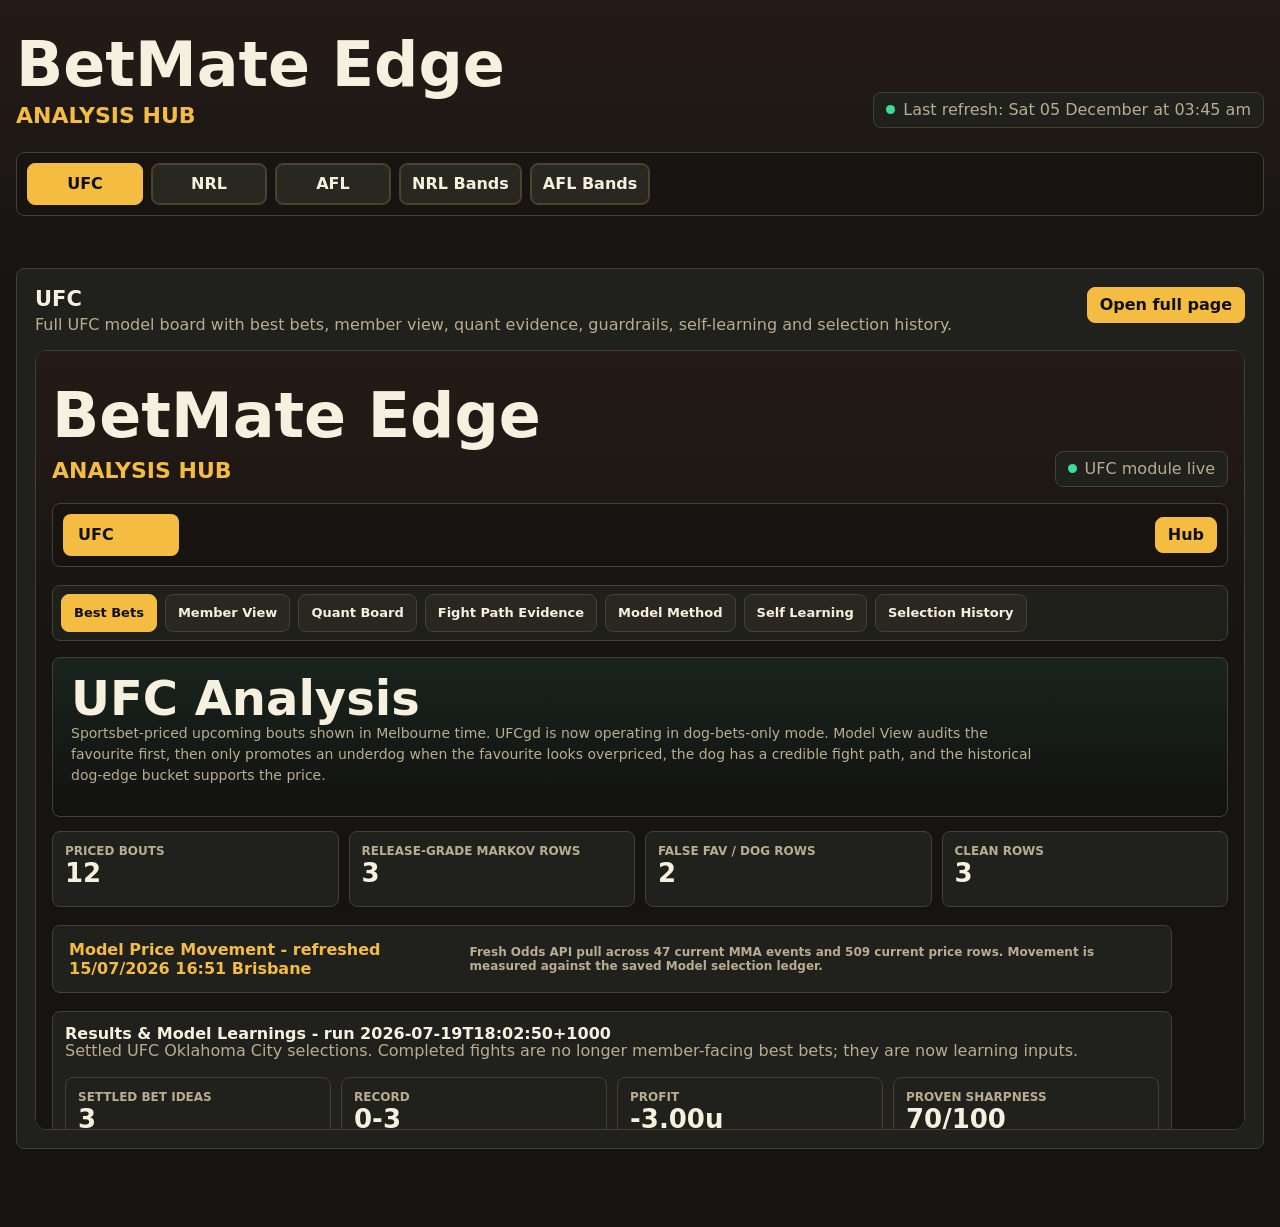
<file: index.html>
<!DOCTYPE html>
<html lang="en">
<head>
  <meta charset="UTF-8">
  <meta name="viewport" content="width=device-width, initial-scale=1.0">
  <title>BetMate Edge: Analysis Hub</title>
  <link rel="stylesheet" href="./src/styles.css?v=20260716-ufc-full-tabs-v3">
  <style>
  .sub-tab-nav{display:flex;gap:2px;margin-bottom:0;border-bottom:1px solid #21262d;padding:0 0 0 0}
  .sub-tab{background:none;border:none;border-bottom:2px solid transparent;color:#8b949e;cursor:pointer;font-size:.82rem;font-weight:500;padding:10px 16px;margin-bottom:-1px;transition:color .15s,border-color .15s;line-height:1}
  .sub-tab:hover{color:#c9d1d9}
  .sub-tab.active{color:#e6edf3;border-bottom-color:#d4a017}
  </style>
</head>
<body>
  <main class="app-shell">
    <header class="app-header">
      <div>
        <h1>BetMate Edge</h1>
        <p class="subhead">Analysis Hub</p>
      </div>
      <div class="status-strip">
        <span class="status-dot"></span>
        <span data-header-refresh>Last refresh: Not refreshed yet</span>
      </div>
    </header>

    <nav class="view-tabs top-view-tabs hierarchy-tabs" aria-label="Analysis hierarchy">
      <button class="view-tab hierarchy-primary active" data-view-tab="ufc" type="button">UFC</button>
      <button class="view-tab hierarchy-primary" data-view-tab="nrl" type="button">NRL</button>
      <button class="view-tab hierarchy-primary" data-view-tab="afl" type="button">AFL</button>
      <button class="view-tab hierarchy-primary" data-view-tab="nrlBands" type="button">NRL Bands</button>
      <button class="view-tab hierarchy-primary" data-view-tab="aflBands" type="button">AFL Bands</button>
    </nav>

    <p class="error" data-app-error></p>

    <section class="summary-grid" data-football-only aria-label="Games summary">
      <article>
        <span>Games</span>
        <strong data-summary-fixtures>0</strong>
      </article>
      <article>
        <span>Bet Options</span>
        <strong data-summary-markets>0</strong>
      </article>
      <article class="wide">
        <span>Best QI Bet</span>
        <strong data-summary-best>-</strong>
      </article>
      <article class="wide">
        <span>Biggest EV</span>
        <strong data-summary-ev>-</strong>
      </article>
    </section>

    <section class="qi-legend" data-football-only aria-label="QI color guide">
      <span>QI guide</span>
      <strong><span class="qi-dot elite"></span>90+</strong>
      <strong><span class="qi-dot strong"></span>80-89</strong>
      <strong><span class="qi-dot good"></span>70-79</strong>
      <strong><span class="qi-dot watch"></span>50-69</strong>
      <strong><span class="qi-dot weak"></span>Below 50</strong>
    </section>

    <section class="table-section nrl-section hidden" data-view-section="nrl">
      <div class="sub-tab-nav">
        <button class="sub-tab active" data-sub-tab="nrl-main">Round 20 2026</button>
        <button class="sub-tab" data-sub-tab="nrl-winrates">Win Rates</button>
      </div>
      <div data-sub-section="nrl-main">
        <div class="section-heading">
          <div>
            <h2>NRL</h2>
            <p>BetMate Edge v4 (Walters Edition) round bet card. Preliminary run Mon 13 Jul — updates after Tuesday team lists.</p>
          </div>
          <a class="header-link" href="./nrl-2026-round-20.html" target="_blank" rel="noopener">Full Round 20 report</a>
        </div>
        <iframe src="./nrl-2026-round-20.html" title="NRL Round 20 BetMate Edge report" style="width:100%;height:80vh;min-height:600px;border:0;border-radius:12px;background:#0d1117"></iframe>
      </div>
      <div class="hidden" data-sub-section="nrl-winrates">
        <div class="section-heading">
          <div>
            <h2>NRL Win Rates</h2>
            <p>Model calibration · 683 predictions · H2H win probability trust zones</p>
          </div>
          <a class="header-link" href="./nrl_calibration.html" target="_blank" rel="noopener">Open full report</a>
        </div>
        <div style="width:100%;height:calc(100vh - 200px);min-height:650px;">
          <iframe src="./nrl_calibration.html" style="width:100%;height:100%;border:none;display:block;background:#0d1117;" title="NRL Historical Win Rates" loading="lazy"></iframe>
        </div>
      </div>
    </section>

    <section class="table-section afl-section hidden" data-view-section="afl">
      <div class="sub-tab-nav">
        <button class="sub-tab active" data-sub-tab="afl-main">Round 19 2026</button>
        <button class="sub-tab" data-sub-tab="afl-winrates">Win Rates</button>
      </div>
      <div data-sub-section="afl-main">
        <div class="section-heading">
          <div>
            <h2>AFL</h2>
            <p>Round 19 2026 — OPENER window · Walters pipeline: structural → BMA → market · eighth-Kelly sizing</p>
          </div>
          <a class="header-link" href="./afl_r19_2026.html" target="_blank" rel="noopener">Open full report</a>
        </div>
        <div style="width:100%;height:calc(100vh - 200px);min-height:650px;">
          <iframe src="./afl_r19_2026.html" style="width:100%;height:100%;border:none;display:block;background:#0d1117;" title="AFL Round 19 2026 Analysis" loading="lazy"></iframe>
        </div>
      </div>
      <div class="hidden" data-sub-section="afl-winrates">
        <div class="section-heading">
          <div>
            <h2>AFL Win Rates</h2>
            <p>Model calibration · 734 predictions · where the model's probability can be trusted</p>
          </div>
          <a class="header-link" href="./afl_calibration.html" target="_blank" rel="noopener">Open full report</a>
        </div>
        <div style="width:100%;height:calc(100vh - 200px);min-height:650px;">
          <iframe src="./afl_calibration.html" style="width:100%;height:100%;border:none;display:block;background:#0d1117;" title="AFL Historical Win Rates" loading="lazy"></iframe>
        </div>
      </div>
    </section>

    <section class="table-section high-value-section hidden" data-view-section="highValue">
      <div class="section-heading">
        <div>
          <h2>High Value Bets</h2>
          <p>Sort the strongest selections by QI, EV, Edge or Date.</p>
        </div>
        <div class="sort-controls" aria-label="Sort high value bets">
          <button class="icon-button active" data-section-sort="highValue" data-sort-value="qi" title="Sort by QI">QI</button>
          <button class="icon-button" data-section-sort="highValue" data-sort-value="ev" title="Sort by EV">EV</button>
          <button class="icon-button" data-section-sort="highValue" data-sort-value="edge" title="Sort by Edge">Edge</button>
          <button class="icon-button" data-section-sort="highValue" data-sort-value="date" title="Sort by date">Date</button>
        </div>
      </div>
      <div class="high-value-list" data-high-value-bets></div>
    </section>

    <section class="table-section player-prop-watchlist hidden" data-view-section="props">
      <div class="section-heading">
        <div>
          <h2>Player Props</h2>
          <p>Highest-rated props for goals, shots, shots on target, assists and cards. Only props with QI 60+ are shown.</p>
        </div>
        <div class="sort-controls" aria-label="Sort player props">
          <button class="icon-button active" data-section-sort="props" data-sort-value="qi" title="Sort by QI">QI</button>
          <button class="icon-button" data-section-sort="props" data-sort-value="ev" title="Sort by EV">EV</button>
          <button class="icon-button" data-section-sort="props" data-sort-value="edge" title="Sort by Edge">Edge</button>
          <button class="icon-button" data-section-sort="props" data-sort-value="date" title="Sort by date">Date</button>
        </div>
      </div>
      <div class="prop-watchlist-grid" data-player-prop-watchlist></div>
    </section>

    <section class="table-section sportsbook-scan-section hidden" data-view-section="scan">
      <div class="section-heading">
        <div>
          <h2>Market Summary</h2>
        </div>
        <div class="sort-controls" aria-label="Sort market summary">
          <button class="icon-button active" data-section-sort="scan" data-sort-value="qi" title="Sort by QI">QI</button>
          <button class="icon-button" data-section-sort="scan" data-sort-value="ev" title="Sort by EV">EV</button>
          <button class="icon-button" data-section-sort="scan" data-sort-value="date" title="Sort by date">Date</button>
        </div>
      </div>
      <div data-sportsbook-scan></div>
    </section>

    <section class="table-section walters-section hidden" data-view-section="strategy">
      <div class="section-heading">
        <div>
          <h2>Strategy</h2>
          <p>Bet early when the model has a clear edge. Use the close as the report card.</p>
        </div>
      </div>
      <div class="strategy-grid" data-walters-strategy></div>
      <div class="strategy-board" data-walters-board></div>
    </section>

    <section class="table-section betmate-australia-section hidden" data-view-section="betmateAustralia">
      <div class="section-heading">
        <div>
          <h2>BetMate Australia</h2>
          <p>Ported member-platform overview from BetMate Australia. This is separate from the FIFA World Cup model and does not replace the live World Cup dashboard.</p>
        </div>
        <a class="header-link" href="https://betmateaustralia.com" target="_blank" rel="noopener">Source site</a>
      </div>
      <div data-betmate-australia-content></div>
    </section>

    <section class="table-section ufc-section hidden" data-view-section="ufc">
      <div class="section-heading">
        <div>
          <h2>UFC</h2>
          <p>Full UFC model board with best bets, member view, quant evidence, guardrails, self-learning and selection history.</p>
        </div>
        <a class="header-link" href="./ufcgd.html" target="_blank" rel="noopener">Open full page</a>
      </div>
      <div class="embedded-report-frame">
        <iframe
          src="./ufcgd.html"
          title="UFC Analysis full report"
          loading="eager"
        ></iframe>
      </div>
    </section>

    <section class="table-section hidden band-analysis-section" data-view-section="nrlBands">
      <div class="section-heading">
        <div>
          <h2>NRL Band Analysis</h2>
          <p>Simple historical band summary: price-band win rate, ATS cover rate by spread band, and match totals over/under by total band.</p>
        </div>
        <a class="header-link" href="./nrl_dashboard.html" target="_blank" rel="noopener">Full page</a>
      </div>

      <section class="band-card-grid" aria-label="NRL band summary">
        <article>
          <span>Bets</span>
          <strong>652</strong>
        </article>
        <article>
          <span>Wins</span>
          <strong>326</strong>
        </article>
        <article>
          <span>Overall</span>
          <strong>50.0%</strong>
        </article>
      </section>

      <div class="band-grid">
        <article class="band-panel">
          <h3>Win % by Price Band</h3>
          <div class="band-bars">
            <div class="band-bar-row"><span>&lt;$1.50</span><div><b style="width:77.8%"></b></div><strong>77.8%</strong></div>
            <div class="band-bar-row"><span>$1.50-$1.79</span><div><b style="width:55.2%"></b></div><strong>55.2%</strong></div>
            <div class="band-bar-row"><span>$1.80-$1.99</span><div><b style="width:51.5%"></b></div><strong>51.5%</strong></div>
            <div class="band-bar-row"><span>$2.00-$2.49</span><div><b style="width:42.7%"></b></div><strong>42.7%</strong></div>
            <div class="band-bar-row"><span>$2.50+</span><div><b style="width:36.4%"></b></div><strong>36.4%</strong></div>
          </div>
          <div class="table-wrap compact-table">
            <table><thead><tr><th>Price Band</th><th>Bets</th><th>Wins</th><th>Win %</th></tr></thead><tbody>
              <tr><td>&lt;$1.50</td><td>9</td><td>7</td><td>77.8%</td></tr>
              <tr><td>$1.50-$1.79</td><td>58</td><td>32</td><td>55.2%</td></tr>
              <tr><td>$1.80-$1.99</td><td>431</td><td>222</td><td>51.5%</td></tr>
              <tr><td>$2.00-$2.49</td><td>143</td><td>61</td><td>42.7%</td></tr>
              <tr><td>$2.50+</td><td>11</td><td>4</td><td>36.4%</td></tr>
            </tbody></table>
          </div>
        </article>

        <article class="band-panel">
          <h3>ATS Favourite Cover % by Spread Band</h3>
          <div class="band-bars blue">
            <div class="band-bar-row"><span>Pick / &lt;3.5</span><div><b style="width:37.2%"></b></div><strong>37.2%</strong></div>
            <div class="band-bar-row"><span>3.5-6.5</span><div><b style="width:45.5%"></b></div><strong>45.5%</strong></div>
            <div class="band-bar-row"><span>7.5-10.5</span><div><b style="width:47.7%"></b></div><strong>47.7%</strong></div>
            <div class="band-bar-row"><span>11.5-14.5</span><div><b style="width:58.7%"></b></div><strong>58.7%</strong></div>
            <div class="band-bar-row"><span>15.5+</span><div><b style="width:45.9%"></b></div><strong>45.9%</strong></div>
          </div>
          <div class="table-wrap compact-table">
            <table><thead><tr><th>Spread Band</th><th>Games</th><th>Fav</th><th>Dog</th><th>Home</th></tr></thead><tbody>
              <tr><td>Pick / &lt;3.5</td><td>78</td><td>37.2%</td><td>62.8%</td><td>43.6%</td></tr>
              <tr><td>3.5-6.5</td><td>77</td><td>45.5%</td><td>54.5%</td><td>45.5%</td></tr>
              <tr><td>7.5-10.5</td><td>88</td><td>47.7%</td><td>52.3%</td><td>54.5%</td></tr>
              <tr><td>11.5-14.5</td><td>46</td><td>58.7%</td><td>41.3%</td><td>60.9%</td></tr>
              <tr><td>15.5+</td><td>37</td><td>45.9%</td><td>54.1%</td><td>40.5%</td></tr>
            </tbody></table>
          </div>
        </article>

        <article class="band-panel">
          <h3>Match Totals Over % by Total Band</h3>
          <div class="band-bars gold">
            <div class="band-bar-row"><span>&lt;38.5</span><div><b style="width:50.0%"></b></div><strong>50.0%</strong></div>
            <div class="band-bar-row"><span>38.5-41.5</span><div><b style="width:51.1%"></b></div><strong>51.1%</strong></div>
            <div class="band-bar-row"><span>42.5-45.5</span><div><b style="width:50.1%"></b></div><strong>50.1%</strong></div>
            <div class="band-bar-row"><span>46.5-49.5</span><div><b style="width:46.7%"></b></div><strong>46.7%</strong></div>
            <div class="band-bar-row"><span>50.5+</span><div><b style="width:45.4%"></b></div><strong>45.4%</strong></div>
          </div>
          <div class="table-wrap compact-table">
            <table><thead><tr><th>Total Band</th><th>Games</th><th>Over</th><th>Under</th></tr></thead><tbody>
              <tr><td>&lt;38.5</td><td>460</td><td>50.0%</td><td>50.0%</td></tr>
              <tr><td>38.5-41.5</td><td>612</td><td>51.1%</td><td>48.9%</td></tr>
              <tr><td>42.5-45.5</td><td>877</td><td>50.1%</td><td>49.9%</td></tr>
              <tr><td>46.5-49.5</td><td>433</td><td>46.7%</td><td>53.3%</td></tr>
              <tr><td>50.5+</td><td>229</td><td>45.4%</td><td>54.6%</td></tr>
            </tbody></table>
          </div>
        </article>
      </div>
    </section>

    <section class="table-section hidden band-analysis-section" data-view-section="aflBands">
      <div class="section-heading">
        <div>
          <h2>AFL Band Analysis</h2>
          <p>Simple historical band summary: price-band win rate, ATS cover rate by spread band, and match totals over/under by total band.</p>
        </div>
        <a class="header-link" href="./afl_dashboard.html" target="_blank" rel="noopener">Full page</a>
      </div>

      <section class="band-card-grid" aria-label="AFL band summary">
        <article>
          <span>Bets</span>
          <strong>6,948</strong>
        </article>
        <article>
          <span>Wins</span>
          <strong>3,444</strong>
        </article>
        <article>
          <span>Overall</span>
          <strong>49.6%</strong>
        </article>
      </section>

      <div class="band-grid">
        <article class="band-panel">
          <h3>Win % by Price Band</h3>
          <div class="band-bars">
            <div class="band-bar-row"><span>&lt;$1.50</span><div><b style="width:77.1%"></b></div><strong>77.1%</strong></div>
            <div class="band-bar-row"><span>$1.50-$1.79</span><div><b style="width:56.8%"></b></div><strong>56.8%</strong></div>
            <div class="band-bar-row"><span>$1.80-$1.99</span><div><b style="width:49.1%"></b></div><strong>49.1%</strong></div>
            <div class="band-bar-row"><span>$2.00-$2.49</span><div><b style="width:43.4%"></b></div><strong>43.4%</strong></div>
            <div class="band-bar-row"><span>$2.50+</span><div><b style="width:22.5%"></b></div><strong>22.5%</strong></div>
          </div>
          <div class="table-wrap compact-table">
            <table><thead><tr><th>Price Band</th><th>Bets</th><th>Wins</th><th>Win %</th></tr></thead><tbody>
              <tr><td>&lt;$1.50</td><td>2,219</td><td>1,710</td><td>77.1%</td></tr>
              <tr><td>$1.50-$1.79</td><td>1,041</td><td>591</td><td>56.8%</td></tr>
              <tr><td>$1.80-$1.99</td><td>470</td><td>231</td><td>49.1%</td></tr>
              <tr><td>$2.00-$2.49</td><td>896</td><td>389</td><td>43.4%</td></tr>
              <tr><td>$2.50+</td><td>2,322</td><td>523</td><td>22.5%</td></tr>
            </tbody></table>
          </div>
        </article>

        <article class="band-panel">
          <h3>ATS Favourite Cover % by Spread Band</h3>
          <div class="band-bars blue">
            <div class="band-bar-row"><span>Pick / &lt;3.5</span><div><b style="width:52.7%"></b></div><strong>52.7%</strong></div>
            <div class="band-bar-row"><span>3.5-6.5</span><div><b style="width:45.0%"></b></div><strong>45.0%</strong></div>
            <div class="band-bar-row"><span>7.5-10.5</span><div><b style="width:45.7%"></b></div><strong>45.7%</strong></div>
            <div class="band-bar-row"><span>11.5-14.5</span><div><b style="width:47.6%"></b></div><strong>47.6%</strong></div>
            <div class="band-bar-row"><span>15.5+</span><div><b style="width:47.6%"></b></div><strong>47.6%</strong></div>
          </div>
          <div class="table-wrap compact-table">
            <table><thead><tr><th>Spread Band</th><th>Games</th><th>Fav</th><th>Dog</th><th>Home</th></tr></thead><tbody>
              <tr><td>Pick / &lt;3.5</td><td>220</td><td>52.7%</td><td>47.3%</td><td>58.2%</td></tr>
              <tr><td>3.5-6.5</td><td>262</td><td>45.0%</td><td>55.0%</td><td>47.3%</td></tr>
              <tr><td>7.5-10.5</td><td>346</td><td>45.7%</td><td>54.3%</td><td>50.9%</td></tr>
              <tr><td>11.5-14.5</td><td>332</td><td>47.6%</td><td>52.4%</td><td>50.6%</td></tr>
              <tr><td>15.5+</td><td>1,631</td><td>47.6%</td><td>52.4%</td><td>49.7%</td></tr>
            </tbody></table>
          </div>
        </article>

        <article class="band-panel">
          <h3>Match Totals Over % by Total Band</h3>
          <div class="band-bars gold">
            <div class="band-bar-row"><span>&lt;160.5</span><div><b style="width:50.3%"></b></div><strong>50.3%</strong></div>
            <div class="band-bar-row"><span>160.5-169.5</span><div><b style="width:47.9%"></b></div><strong>47.9%</strong></div>
            <div class="band-bar-row"><span>170.5-179.5</span><div><b style="width:49.4%"></b></div><strong>49.4%</strong></div>
            <div class="band-bar-row"><span>180.5-189.5</span><div><b style="width:46.7%"></b></div><strong>46.7%</strong></div>
            <div class="band-bar-row"><span>190.5+</span><div><b style="width:44.9%"></b></div><strong>44.9%</strong></div>
          </div>
          <div class="table-wrap compact-table">
            <table><thead><tr><th>Total Band</th><th>Games</th><th>Over</th><th>Under</th></tr></thead><tbody>
              <tr><td>&lt;160.5</td><td>557</td><td>50.3%</td><td>49.7%</td></tr>
              <tr><td>160.5-169.5</td><td>699</td><td>47.9%</td><td>52.1%</td></tr>
              <tr><td>170.5-179.5</td><td>724</td><td>49.4%</td><td>50.6%</td></tr>
              <tr><td>180.5-189.5</td><td>418</td><td>46.7%</td><td>53.3%</td></tr>
              <tr><td>190.5+</td><td>187</td><td>44.9%</td><td>55.1%</td></tr>
            </tbody></table>
          </div>
        </article>
      </div>
    </section>

    <section class="table-section games-section" data-view-section="matches">
      <div class="section-heading">
        <div>
          <h2>Available Games</h2>
          <p>Only games that have not started are shown for selection.</p>
        </div>
      </div>
      <nav class="match-tabs" data-match-tabs aria-label="Match tabs"></nav>
    </section>

    <section class="fixtures" data-fixtures data-view-section="matches" aria-label="Match analytics"></section>

    <section class="table-section" data-view-section="matches">
      <div class="section-heading">
        <div>
          <h2 data-selected-market-title>Bet Options</h2>
          <p>QI is the main rating. It combines price value, model edge, win chance and odds risk into one score out of 100.</p>
        </div>
        <div class="sort-controls" aria-label="Sort markets">
          <button class="icon-button active" data-sort="qi" title="Sort by QI">QI</button>
          <button class="icon-button" data-sort="ev" title="Sort by EV">EV</button>
          <button class="icon-button" data-sort="edge" title="Sort by Edge">Edge</button>
          <button class="icon-button" data-sort="date" title="Sort by date">Date</button>
        </div>
      </div>

      <nav class="segmented" data-market-filters aria-label="Market filters"></nav>

      <div class="table-wrap">
        <table>
          <thead>
            <tr>
              <th>QI</th>
              <th>Option</th>
              <th>Odds</th>
              <th>Model Price</th>
              <th>Model Prob</th>
              <th>Book Prob</th>
              <th>Edge</th>
              <th>EV</th>
              <th>Risk</th>
              <th>Book</th>
            </tr>
          </thead>
          <tbody data-market-table></tbody>
        </table>
      </div>
    </section>

    <section class="table-section hidden" data-view-section="completed">
      <div class="section-heading">
        <div>
          <h2>Completed Games</h2>
          <p>Games move here after the estimated full-time window. Started games are removed from betting before they appear here.</p>
        </div>
      </div>
      <div class="table-wrap">
        <table>
          <thead>
            <tr>
              <th>Match</th>
              <th>Kickoff</th>
              <th>Status</th>
              <th>Best Recorded Option</th>
              <th>QI</th>
            </tr>
          </thead>
          <tbody data-completed-table></tbody>
        </table>
      </div>
    </section>

    <section class="table-section results-section hidden" data-view-section="results">
      <div class="section-heading">
        <div>
          <h2>Results</h2>
          <p>Completed tracked bets at QI 80+ and 1.80+ price, including result status, final-score detail and CLV or line move.</p>
        </div>
        <div class="sort-controls" aria-label="Filter results">
          <button class="icon-button active" data-results-result-filter="won_lost" type="button">Won/Lost</button>
          <button class="icon-button" data-results-result-filter="won" type="button">Won</button>
          <button class="icon-button" data-results-result-filter="lost" type="button">Lost</button>
          <span class="filter-label">QI</span>
          <button class="icon-button" data-results-qi-filter="70" type="button">70+</button>
          <button class="icon-button active" data-results-qi-filter="80" type="button">80+</button>
          <button class="icon-button" data-results-qi-filter="90" type="button">90+</button>
          <span class="filter-label">Price</span>
          <button class="icon-button" data-results-price-filter="all" type="button">All</button>
          <button class="icon-button active" data-results-price-filter="1.8plus" type="button">1.80+</button>
          <button class="icon-button" data-results-price-filter="2" type="button">&lt;=2</button>
          <button class="icon-button" data-results-price-filter="3" type="button">&lt;=3</button>
          <button class="icon-button" data-results-price-filter="5" type="button">&lt;=5</button>
          <button class="icon-button" data-results-price-filter="5plus" type="button">5+</button>
        </div>
      </div>
      <div class="history-result-summary" data-results-summary></div>
      <div class="results-learnings" data-results-learnings></div>
      <div class="table-wrap">
        <table>
          <thead>
            <tr>
              <th>Match</th>
              <th>Bet</th>
              <th>Book</th>
              <th>Market Price</th>
              <th>Bet Saved</th>
              <th>Opening Line</th>
              <th>Closing / Latest Line</th>
              <th>Gap</th>
              <th>Result</th>
              <th>Detail</th>
              <th>Settled</th>
            </tr>
          </thead>
          <tbody data-results-table></tbody>
        </table>
      </div>
    </section>

    <section class="table-section history-section hidden" data-view-section="history">
      <div class="section-heading">
        <div>
          <h2>Bet History</h2>
          <p>One row per bookie, game, market and unique price. Only QI 70+ bets are tracked.</p>
        </div>
        <div class="sort-controls" aria-label="Filter bet history results">
          <button class="icon-button active" data-history-result-filter="all" type="button">All</button>
          <button class="icon-button" data-history-result-filter="won" type="button">Won</button>
          <button class="icon-button" data-history-result-filter="lost" type="button">Lost</button>
          <button class="icon-button" data-history-result-filter="pending" type="button">Pending</button>
        </div>
      </div>
      <div class="history-result-summary" data-history-result-summary></div>
      <div class="table-wrap">
        <table>
          <thead>
            <tr>
              <th>Match / Time</th>
              <th>Bet / Market</th>
              <th>Book</th>
              <th>Opening Line</th>
              <th>Closing / Latest Line</th>
              <th>Direction</th>
              <th>Gap</th>
              <th>QI Move</th>
              <th>Result / Profit</th>
            </tr>
          </thead>
          <tbody data-history-table></tbody>
        </table>
      </div>
    </section>

  </main>

  <script src="./src/calculations.js?v=20260716-ufc-full-tabs-v3"></script>
  <script src="./src/embeddedData.js?v=20260716-ufc-full-tabs-v3"></script>
  <script src="./src/embeddedBetHistory.js?v=20260716-ufc-full-tabs-v3"></script>
  <script src="./src/embeddedPlayerProps.js?v=20260716-ufc-full-tabs-v3"></script>
  <script src="./src/app.js?v=20260716-ufc-full-tabs-v3"></script>
  <script>
  (function() {
    var aflBtn = document.querySelector('[data-view-tab="afl"]');
    if (!aflBtn) return;
    aflBtn.addEventListener('click', function() {
      if (typeof state !== 'undefined') {
        state.activeView = 'afl';
        if (typeof renderViewTabs === 'function') renderViewTabs();
      }
      document.querySelectorAll('[data-view-section]').forEach(function(s) {
        s.classList.toggle('hidden', s.dataset.viewSection !== 'afl');
      });
      document.querySelectorAll('[data-view-tab]').forEach(function(b) {
        b.classList.toggle('active', b === aflBtn);
      });
    });
  })();
  </script>

  <script>
  (function() {
    document.addEventListener('click', function(e) {
      var btn = e.target.closest('.sub-tab');
      if (!btn) return;
      var section = btn.closest('[data-view-section]');
      if (!section) return;
      var target = btn.dataset.subTab;
      section.querySelectorAll('[data-sub-section]').forEach(function(s) {
        s.classList.toggle('hidden', s.dataset.subSection !== target);
      });
      section.querySelectorAll('.sub-tab').forEach(function(b) {
        b.classList.toggle('active', b === btn);
      });
    });
  })();
  </script>
</body>
</html>
</file>
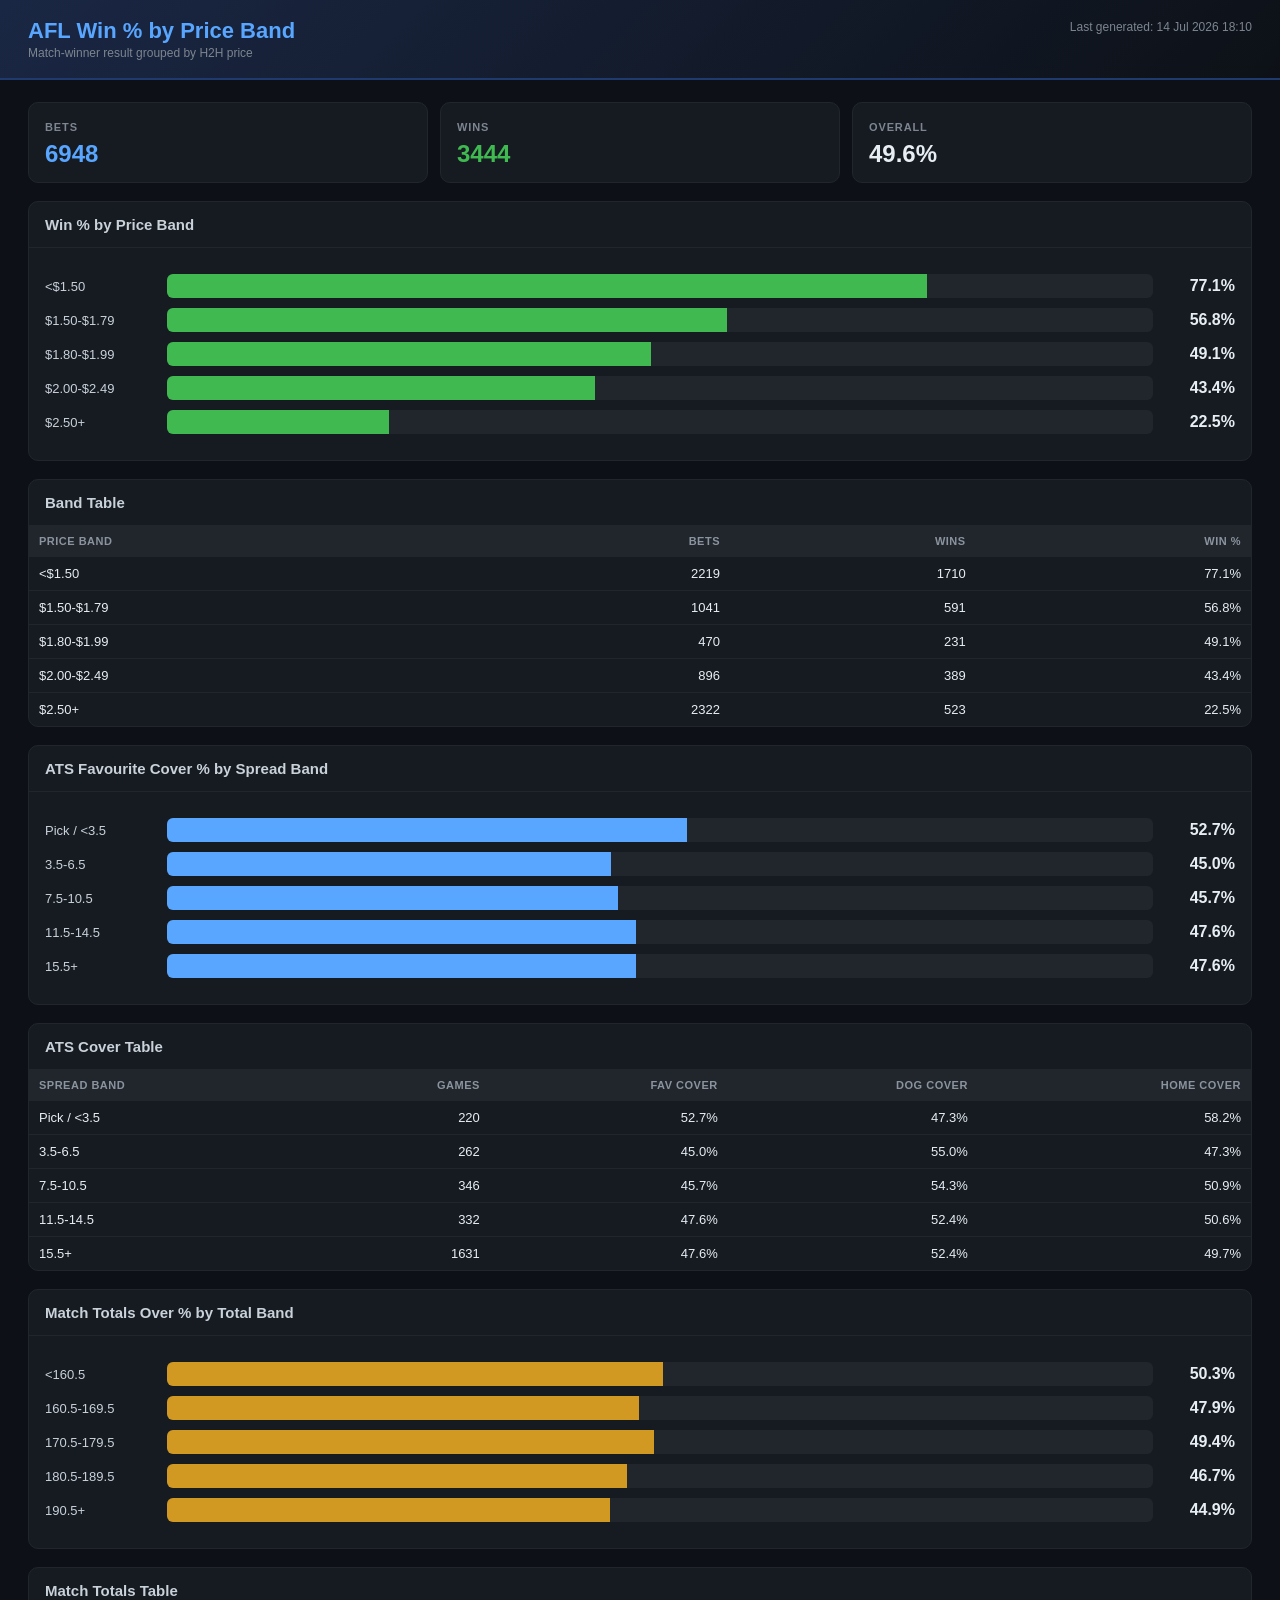
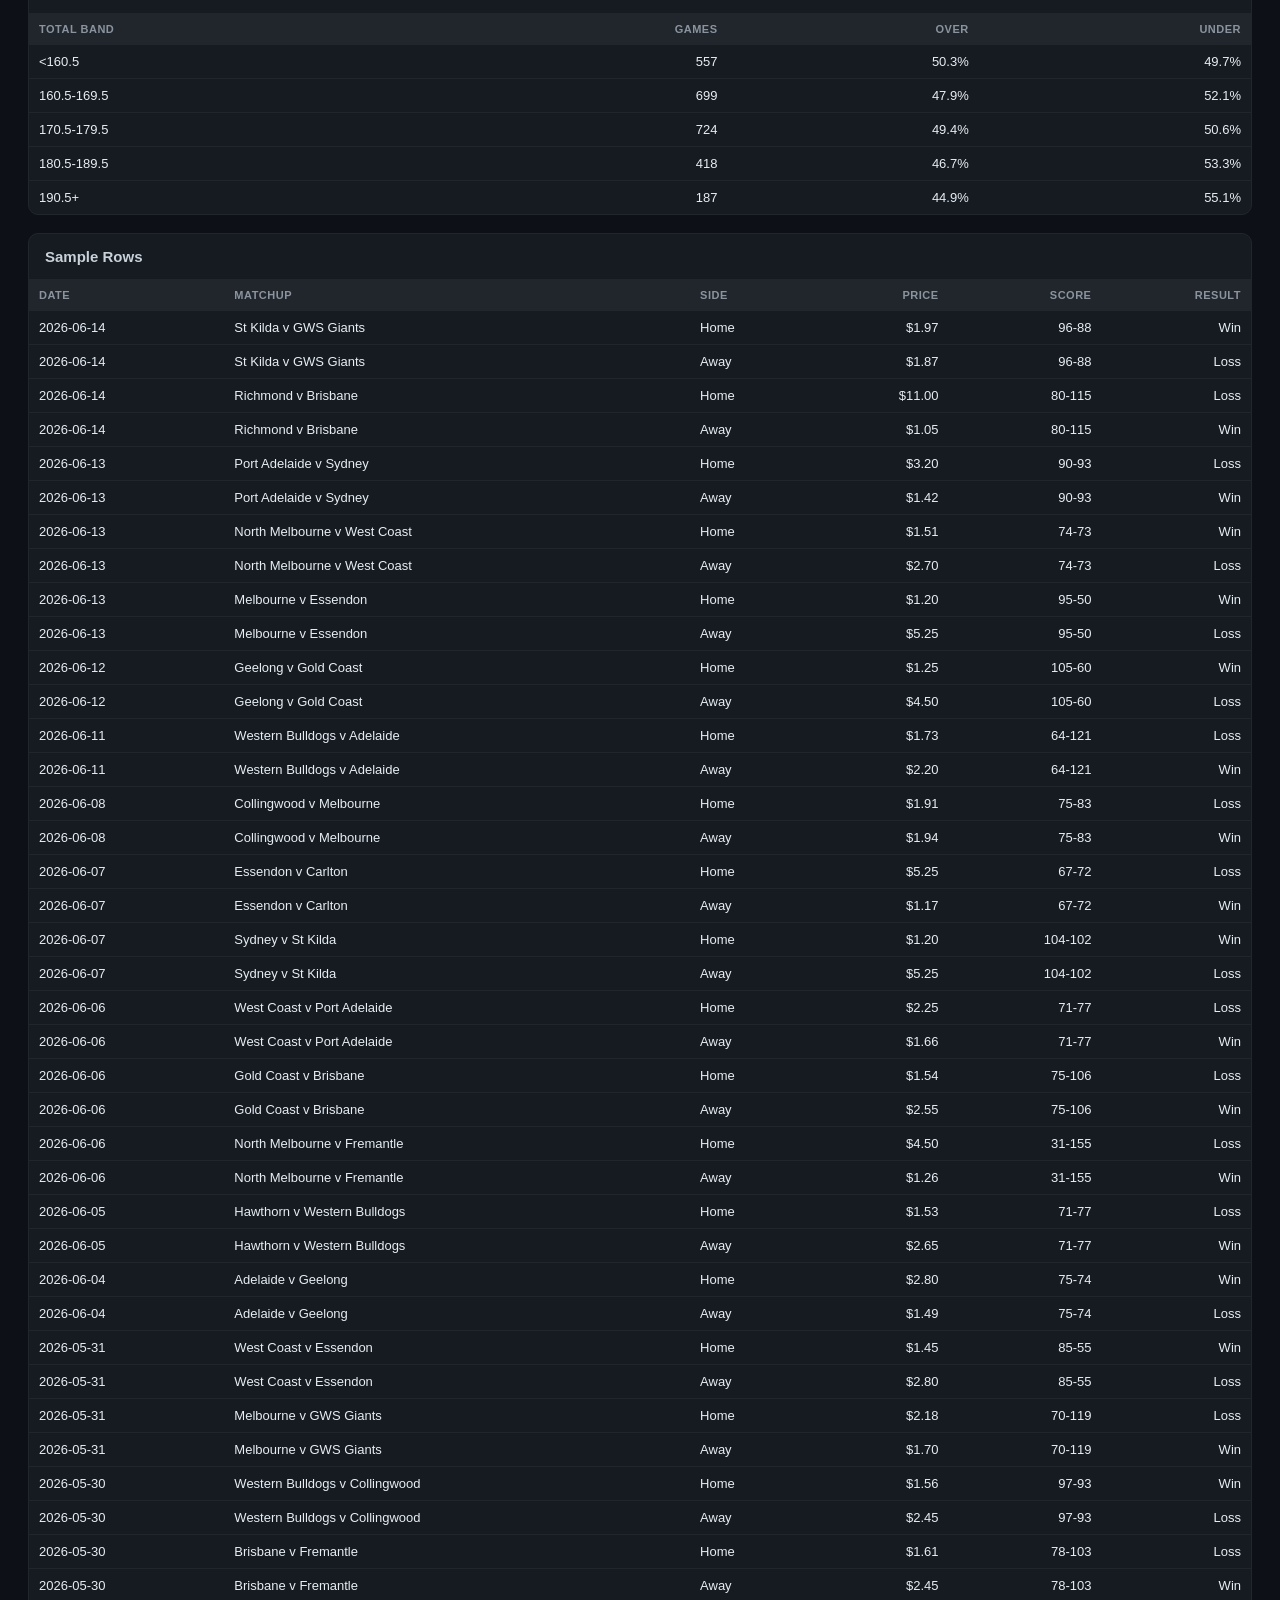
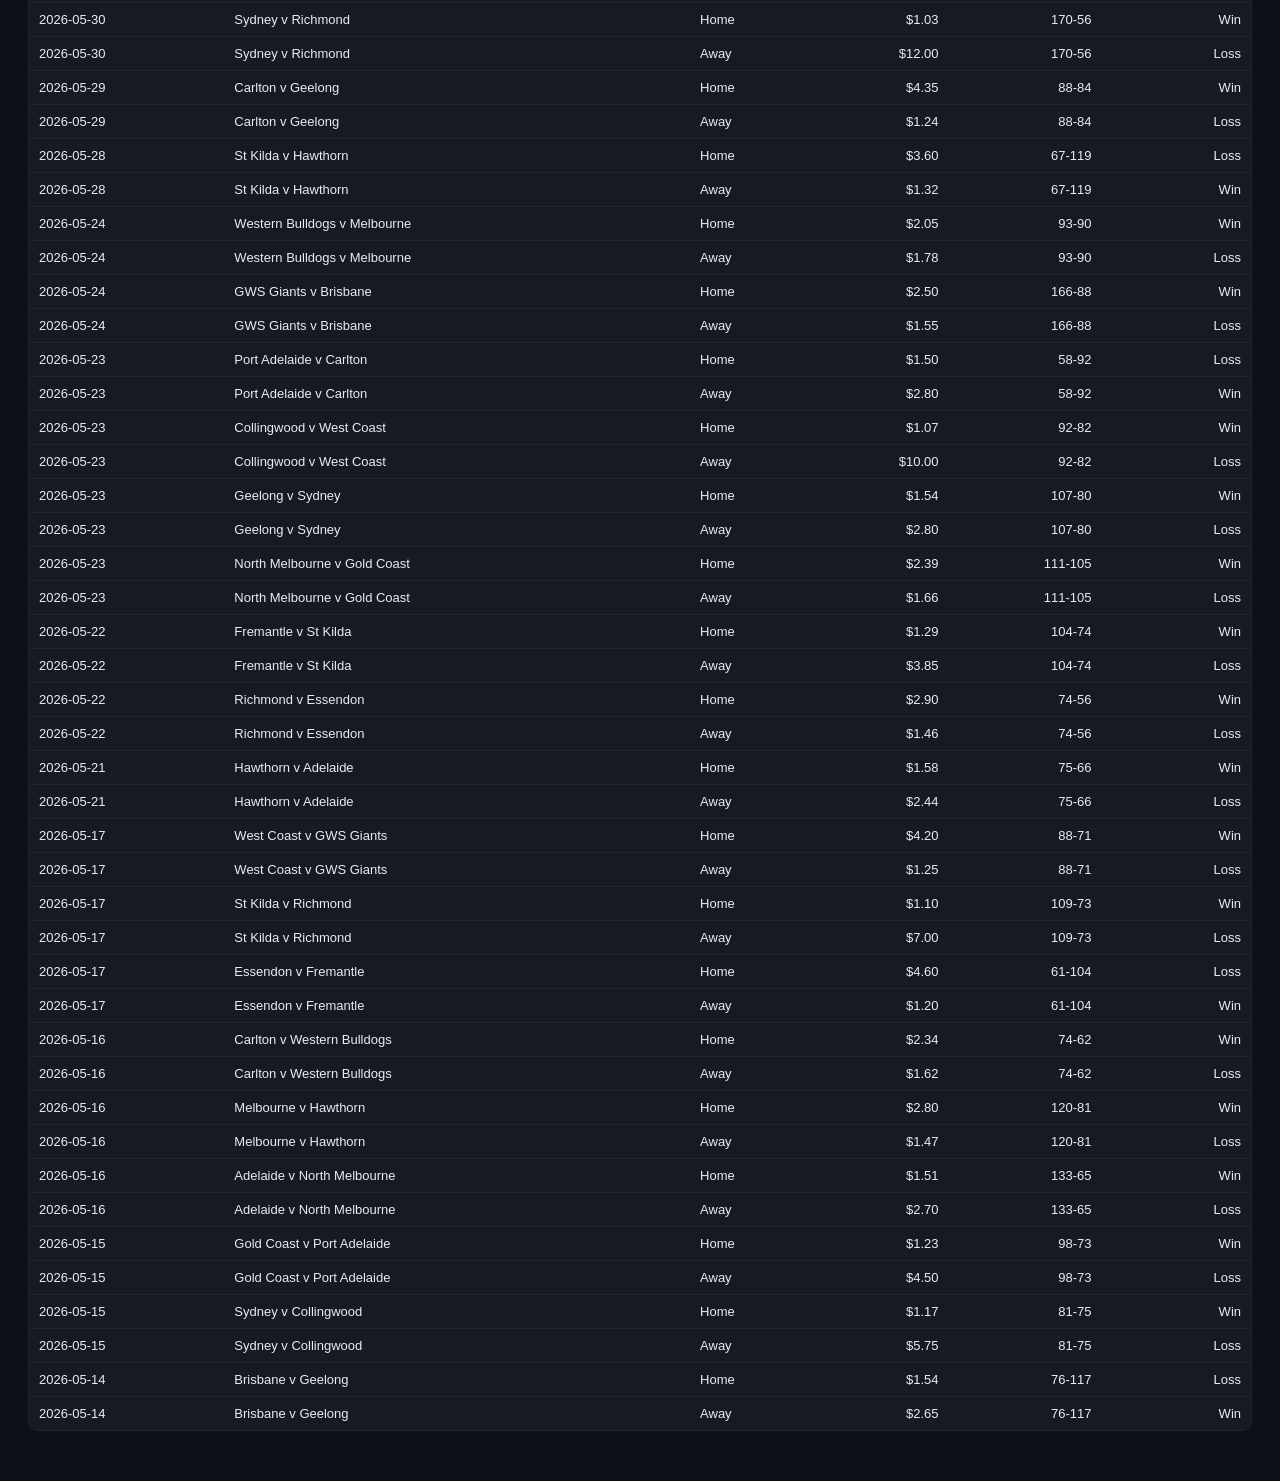
<file: afl_dashboard.html>
<!DOCTYPE html>
<html lang="en"><head><meta charset="UTF-8"><meta name="viewport" content="width=device-width, initial-scale=1.0">
<title>AFL Price Bands</title>
<style>
*,*::before,*::after{box-sizing:border-box;margin:0;padding:0}body{background:#0d1117;color:#e6edf3;font-family:'Segoe UI',Arial,sans-serif;min-height:100vh}.header{background:linear-gradient(135deg,#1a2744 0%,#0d1117 100%);border-bottom:2px solid #1f3a6e;padding:18px 28px;display:flex;justify-content:space-between;gap:12px;flex-wrap:wrap}h1{font-size:22px;color:#58a6ff}.subtitle,.updated{font-size:12px;color:#7d8590;margin-top:2px}main{padding:22px 28px 32px}.cards{display:grid;grid-template-columns:repeat(3,minmax(140px,1fr));gap:12px;margin-bottom:18px}.card,.panel{background:#161b22;border:1px solid #21262d;border-radius:10px}.card{padding:14px 16px}.label{color:#7d8590;font-size:11px;font-weight:700;text-transform:uppercase;letter-spacing:.08em}.value{display:block;margin-top:5px;font-size:24px;font-weight:800}.blue{color:#58a6ff}.green{color:#3fb950}.panel{overflow:hidden;margin-bottom:18px}.panel-head{padding:14px 16px;border-bottom:1px solid #21262d}.panel-head h2{font-size:15px;color:#c9d1d9}.chart{padding:16px}.bar-row{display:grid;grid-template-columns:110px 1fr 70px;gap:12px;align-items:center;margin:10px 0}.bar-label{font-size:13px;color:#c9d1d9}.bar-track{height:24px;background:#21262d;border-radius:6px;overflow:hidden}.bar-fill{height:100%;background:#3fb950}.bar-fill.alt{background:#58a6ff}.bar-fill.total{background:#d29922}.bar-num{font-weight:800;text-align:right;color:#e6edf3}.table-wrap{overflow-x:auto}table{width:100%;border-collapse:collapse}th{background:#21262d;color:#8b949e;font-size:11px;text-transform:uppercase;letter-spacing:.5px;padding:9px 10px;text-align:left;white-space:nowrap}td{border-top:1px solid #21262d;padding:9px 10px;font-size:13px;white-space:nowrap}tr:hover td{background:#1c2128}.num{text-align:right;font-variant-numeric:tabular-nums}@media(max-width:800px){.cards{grid-template-columns:1fr}main{padding:16px}.bar-row{grid-template-columns:90px 1fr 58px}}
</style></head><body>
<header class="header"><div><h1>AFL Win % by Price Band</h1><p class="subtitle">Match-winner result grouped by H2H price</p></div><span class="updated">Last generated: 14 Jul 2026 18:10</span></header>
<main>
<section class="cards"><div class="card"><span class="label">Bets</span><span class="value blue">6948</span></div><div class="card"><span class="label">Wins</span><span class="value green">3444</span></div><div class="card"><span class="label">Overall</span><span class="value">49.6%</span></div></section>
<section class="panel"><div class="panel-head"><h2>Win % by Price Band</h2></div><div class="chart">
        <div class="bar-row">
          <div class="bar-label">&lt;$1.50</div>
          <div class="bar-track"><div class="bar-fill" style="width:77.1%"></div></div>
          <div class="bar-num">77.1%</div>
        </div>

        <div class="bar-row">
          <div class="bar-label">$1.50-$1.79</div>
          <div class="bar-track"><div class="bar-fill" style="width:56.8%"></div></div>
          <div class="bar-num">56.8%</div>
        </div>

        <div class="bar-row">
          <div class="bar-label">$1.80-$1.99</div>
          <div class="bar-track"><div class="bar-fill" style="width:49.1%"></div></div>
          <div class="bar-num">49.1%</div>
        </div>

        <div class="bar-row">
          <div class="bar-label">$2.00-$2.49</div>
          <div class="bar-track"><div class="bar-fill" style="width:43.4%"></div></div>
          <div class="bar-num">43.4%</div>
        </div>

        <div class="bar-row">
          <div class="bar-label">$2.50+</div>
          <div class="bar-track"><div class="bar-fill" style="width:22.5%"></div></div>
          <div class="bar-num">22.5%</div>
        </div></div></section>
<section class="panel"><div class="panel-head"><h2>Band Table</h2></div><div class="table-wrap"><table><thead><tr><th>Price Band</th><th class="num">Bets</th><th class="num">Wins</th><th class="num">Win %</th></tr></thead><tbody><tr><td>&lt;$1.50</td><td class='num'>2219</td><td class='num'>1710</td><td class='num'>77.1%</td></tr>
<tr><td>$1.50-$1.79</td><td class='num'>1041</td><td class='num'>591</td><td class='num'>56.8%</td></tr>
<tr><td>$1.80-$1.99</td><td class='num'>470</td><td class='num'>231</td><td class='num'>49.1%</td></tr>
<tr><td>$2.00-$2.49</td><td class='num'>896</td><td class='num'>389</td><td class='num'>43.4%</td></tr>
<tr><td>$2.50+</td><td class='num'>2322</td><td class='num'>523</td><td class='num'>22.5%</td></tr></tbody></table></div></section>
<section class="panel"><div class="panel-head"><h2>ATS Favourite Cover % by Spread Band</h2></div><div class="chart">
        <div class="bar-row">
          <div class="bar-label">Pick / &lt;3.5</div>
          <div class="bar-track"><div class="bar-fill alt" style="width:52.7%"></div></div>
          <div class="bar-num">52.7%</div>
        </div>

        <div class="bar-row">
          <div class="bar-label">3.5-6.5</div>
          <div class="bar-track"><div class="bar-fill alt" style="width:45.0%"></div></div>
          <div class="bar-num">45.0%</div>
        </div>

        <div class="bar-row">
          <div class="bar-label">7.5-10.5</div>
          <div class="bar-track"><div class="bar-fill alt" style="width:45.7%"></div></div>
          <div class="bar-num">45.7%</div>
        </div>

        <div class="bar-row">
          <div class="bar-label">11.5-14.5</div>
          <div class="bar-track"><div class="bar-fill alt" style="width:47.6%"></div></div>
          <div class="bar-num">47.6%</div>
        </div>

        <div class="bar-row">
          <div class="bar-label">15.5+</div>
          <div class="bar-track"><div class="bar-fill alt" style="width:47.6%"></div></div>
          <div class="bar-num">47.6%</div>
        </div></div></section>
<section class="panel"><div class="panel-head"><h2>ATS Cover Table</h2></div><div class="table-wrap"><table><thead><tr><th>Spread Band</th><th class="num">Games</th><th class="num">Fav Cover</th><th class="num">Dog Cover</th><th class="num">Home Cover</th></tr></thead><tbody><tr><td>Pick / &lt;3.5</td><td class='num'>220</td><td class='num'>52.7%</td><td class='num'>47.3%</td><td class='num'>58.2%</td></tr>
<tr><td>3.5-6.5</td><td class='num'>262</td><td class='num'>45.0%</td><td class='num'>55.0%</td><td class='num'>47.3%</td></tr>
<tr><td>7.5-10.5</td><td class='num'>346</td><td class='num'>45.7%</td><td class='num'>54.3%</td><td class='num'>50.9%</td></tr>
<tr><td>11.5-14.5</td><td class='num'>332</td><td class='num'>47.6%</td><td class='num'>52.4%</td><td class='num'>50.6%</td></tr>
<tr><td>15.5+</td><td class='num'>1631</td><td class='num'>47.6%</td><td class='num'>52.4%</td><td class='num'>49.7%</td></tr></tbody></table></div></section>
<section class="panel"><div class="panel-head"><h2>Match Totals Over % by Total Band</h2></div><div class="chart">
        <div class="bar-row">
          <div class="bar-label">&lt;160.5</div>
          <div class="bar-track"><div class="bar-fill total" style="width:50.3%"></div></div>
          <div class="bar-num">50.3%</div>
        </div>

        <div class="bar-row">
          <div class="bar-label">160.5-169.5</div>
          <div class="bar-track"><div class="bar-fill total" style="width:47.9%"></div></div>
          <div class="bar-num">47.9%</div>
        </div>

        <div class="bar-row">
          <div class="bar-label">170.5-179.5</div>
          <div class="bar-track"><div class="bar-fill total" style="width:49.4%"></div></div>
          <div class="bar-num">49.4%</div>
        </div>

        <div class="bar-row">
          <div class="bar-label">180.5-189.5</div>
          <div class="bar-track"><div class="bar-fill total" style="width:46.7%"></div></div>
          <div class="bar-num">46.7%</div>
        </div>

        <div class="bar-row">
          <div class="bar-label">190.5+</div>
          <div class="bar-track"><div class="bar-fill total" style="width:44.9%"></div></div>
          <div class="bar-num">44.9%</div>
        </div></div></section>
<section class="panel"><div class="panel-head"><h2>Match Totals Table</h2></div><div class="table-wrap"><table><thead><tr><th>Total Band</th><th class="num">Games</th><th class="num">Over</th><th class="num">Under</th></tr></thead><tbody><tr><td>&lt;160.5</td><td class='num'>557</td><td class='num'>50.3%</td><td class='num'>49.7%</td></tr>
<tr><td>160.5-169.5</td><td class='num'>699</td><td class='num'>47.9%</td><td class='num'>52.1%</td></tr>
<tr><td>170.5-179.5</td><td class='num'>724</td><td class='num'>49.4%</td><td class='num'>50.6%</td></tr>
<tr><td>180.5-189.5</td><td class='num'>418</td><td class='num'>46.7%</td><td class='num'>53.3%</td></tr>
<tr><td>190.5+</td><td class='num'>187</td><td class='num'>44.9%</td><td class='num'>55.1%</td></tr></tbody></table></div></section>
<section class="panel"><div class="panel-head"><h2>Sample Rows</h2></div><div class="table-wrap"><table><thead><tr><th>Date</th><th>Matchup</th><th>Side</th><th class="num">Price</th><th class="num">Score</th><th class="num">Result</th></tr></thead><tbody>
        <tr>
          <td>2026-06-14</td>
          <td>St Kilda v GWS Giants</td>
          <td>Home</td>
          <td class="num">$1.97</td>
          <td class="num">96-88</td>
          <td class="num">Win</td>
        </tr>

        <tr>
          <td>2026-06-14</td>
          <td>St Kilda v GWS Giants</td>
          <td>Away</td>
          <td class="num">$1.87</td>
          <td class="num">96-88</td>
          <td class="num">Loss</td>
        </tr>

        <tr>
          <td>2026-06-14</td>
          <td>Richmond v Brisbane</td>
          <td>Home</td>
          <td class="num">$11.00</td>
          <td class="num">80-115</td>
          <td class="num">Loss</td>
        </tr>

        <tr>
          <td>2026-06-14</td>
          <td>Richmond v Brisbane</td>
          <td>Away</td>
          <td class="num">$1.05</td>
          <td class="num">80-115</td>
          <td class="num">Win</td>
        </tr>

        <tr>
          <td>2026-06-13</td>
          <td>Port Adelaide v Sydney</td>
          <td>Home</td>
          <td class="num">$3.20</td>
          <td class="num">90-93</td>
          <td class="num">Loss</td>
        </tr>

        <tr>
          <td>2026-06-13</td>
          <td>Port Adelaide v Sydney</td>
          <td>Away</td>
          <td class="num">$1.42</td>
          <td class="num">90-93</td>
          <td class="num">Win</td>
        </tr>

        <tr>
          <td>2026-06-13</td>
          <td>North Melbourne v West Coast</td>
          <td>Home</td>
          <td class="num">$1.51</td>
          <td class="num">74-73</td>
          <td class="num">Win</td>
        </tr>

        <tr>
          <td>2026-06-13</td>
          <td>North Melbourne v West Coast</td>
          <td>Away</td>
          <td class="num">$2.70</td>
          <td class="num">74-73</td>
          <td class="num">Loss</td>
        </tr>

        <tr>
          <td>2026-06-13</td>
          <td>Melbourne v Essendon</td>
          <td>Home</td>
          <td class="num">$1.20</td>
          <td class="num">95-50</td>
          <td class="num">Win</td>
        </tr>

        <tr>
          <td>2026-06-13</td>
          <td>Melbourne v Essendon</td>
          <td>Away</td>
          <td class="num">$5.25</td>
          <td class="num">95-50</td>
          <td class="num">Loss</td>
        </tr>

        <tr>
          <td>2026-06-12</td>
          <td>Geelong v Gold Coast</td>
          <td>Home</td>
          <td class="num">$1.25</td>
          <td class="num">105-60</td>
          <td class="num">Win</td>
        </tr>

        <tr>
          <td>2026-06-12</td>
          <td>Geelong v Gold Coast</td>
          <td>Away</td>
          <td class="num">$4.50</td>
          <td class="num">105-60</td>
          <td class="num">Loss</td>
        </tr>

        <tr>
          <td>2026-06-11</td>
          <td>Western Bulldogs v Adelaide</td>
          <td>Home</td>
          <td class="num">$1.73</td>
          <td class="num">64-121</td>
          <td class="num">Loss</td>
        </tr>

        <tr>
          <td>2026-06-11</td>
          <td>Western Bulldogs v Adelaide</td>
          <td>Away</td>
          <td class="num">$2.20</td>
          <td class="num">64-121</td>
          <td class="num">Win</td>
        </tr>

        <tr>
          <td>2026-06-08</td>
          <td>Collingwood v Melbourne</td>
          <td>Home</td>
          <td class="num">$1.91</td>
          <td class="num">75-83</td>
          <td class="num">Loss</td>
        </tr>

        <tr>
          <td>2026-06-08</td>
          <td>Collingwood v Melbourne</td>
          <td>Away</td>
          <td class="num">$1.94</td>
          <td class="num">75-83</td>
          <td class="num">Win</td>
        </tr>

        <tr>
          <td>2026-06-07</td>
          <td>Essendon v Carlton</td>
          <td>Home</td>
          <td class="num">$5.25</td>
          <td class="num">67-72</td>
          <td class="num">Loss</td>
        </tr>

        <tr>
          <td>2026-06-07</td>
          <td>Essendon v Carlton</td>
          <td>Away</td>
          <td class="num">$1.17</td>
          <td class="num">67-72</td>
          <td class="num">Win</td>
        </tr>

        <tr>
          <td>2026-06-07</td>
          <td>Sydney v St Kilda</td>
          <td>Home</td>
          <td class="num">$1.20</td>
          <td class="num">104-102</td>
          <td class="num">Win</td>
        </tr>

        <tr>
          <td>2026-06-07</td>
          <td>Sydney v St Kilda</td>
          <td>Away</td>
          <td class="num">$5.25</td>
          <td class="num">104-102</td>
          <td class="num">Loss</td>
        </tr>

        <tr>
          <td>2026-06-06</td>
          <td>West Coast v Port Adelaide</td>
          <td>Home</td>
          <td class="num">$2.25</td>
          <td class="num">71-77</td>
          <td class="num">Loss</td>
        </tr>

        <tr>
          <td>2026-06-06</td>
          <td>West Coast v Port Adelaide</td>
          <td>Away</td>
          <td class="num">$1.66</td>
          <td class="num">71-77</td>
          <td class="num">Win</td>
        </tr>

        <tr>
          <td>2026-06-06</td>
          <td>Gold Coast v Brisbane</td>
          <td>Home</td>
          <td class="num">$1.54</td>
          <td class="num">75-106</td>
          <td class="num">Loss</td>
        </tr>

        <tr>
          <td>2026-06-06</td>
          <td>Gold Coast v Brisbane</td>
          <td>Away</td>
          <td class="num">$2.55</td>
          <td class="num">75-106</td>
          <td class="num">Win</td>
        </tr>

        <tr>
          <td>2026-06-06</td>
          <td>North Melbourne v Fremantle</td>
          <td>Home</td>
          <td class="num">$4.50</td>
          <td class="num">31-155</td>
          <td class="num">Loss</td>
        </tr>

        <tr>
          <td>2026-06-06</td>
          <td>North Melbourne v Fremantle</td>
          <td>Away</td>
          <td class="num">$1.26</td>
          <td class="num">31-155</td>
          <td class="num">Win</td>
        </tr>

        <tr>
          <td>2026-06-05</td>
          <td>Hawthorn v Western Bulldogs</td>
          <td>Home</td>
          <td class="num">$1.53</td>
          <td class="num">71-77</td>
          <td class="num">Loss</td>
        </tr>

        <tr>
          <td>2026-06-05</td>
          <td>Hawthorn v Western Bulldogs</td>
          <td>Away</td>
          <td class="num">$2.65</td>
          <td class="num">71-77</td>
          <td class="num">Win</td>
        </tr>

        <tr>
          <td>2026-06-04</td>
          <td>Adelaide v Geelong</td>
          <td>Home</td>
          <td class="num">$2.80</td>
          <td class="num">75-74</td>
          <td class="num">Win</td>
        </tr>

        <tr>
          <td>2026-06-04</td>
          <td>Adelaide v Geelong</td>
          <td>Away</td>
          <td class="num">$1.49</td>
          <td class="num">75-74</td>
          <td class="num">Loss</td>
        </tr>

        <tr>
          <td>2026-05-31</td>
          <td>West Coast v Essendon</td>
          <td>Home</td>
          <td class="num">$1.45</td>
          <td class="num">85-55</td>
          <td class="num">Win</td>
        </tr>

        <tr>
          <td>2026-05-31</td>
          <td>West Coast v Essendon</td>
          <td>Away</td>
          <td class="num">$2.80</td>
          <td class="num">85-55</td>
          <td class="num">Loss</td>
        </tr>

        <tr>
          <td>2026-05-31</td>
          <td>Melbourne v GWS Giants</td>
          <td>Home</td>
          <td class="num">$2.18</td>
          <td class="num">70-119</td>
          <td class="num">Loss</td>
        </tr>

        <tr>
          <td>2026-05-31</td>
          <td>Melbourne v GWS Giants</td>
          <td>Away</td>
          <td class="num">$1.70</td>
          <td class="num">70-119</td>
          <td class="num">Win</td>
        </tr>

        <tr>
          <td>2026-05-30</td>
          <td>Western Bulldogs v Collingwood</td>
          <td>Home</td>
          <td class="num">$1.56</td>
          <td class="num">97-93</td>
          <td class="num">Win</td>
        </tr>

        <tr>
          <td>2026-05-30</td>
          <td>Western Bulldogs v Collingwood</td>
          <td>Away</td>
          <td class="num">$2.45</td>
          <td class="num">97-93</td>
          <td class="num">Loss</td>
        </tr>

        <tr>
          <td>2026-05-30</td>
          <td>Brisbane v Fremantle</td>
          <td>Home</td>
          <td class="num">$1.61</td>
          <td class="num">78-103</td>
          <td class="num">Loss</td>
        </tr>

        <tr>
          <td>2026-05-30</td>
          <td>Brisbane v Fremantle</td>
          <td>Away</td>
          <td class="num">$2.45</td>
          <td class="num">78-103</td>
          <td class="num">Win</td>
        </tr>

        <tr>
          <td>2026-05-30</td>
          <td>Sydney v Richmond</td>
          <td>Home</td>
          <td class="num">$1.03</td>
          <td class="num">170-56</td>
          <td class="num">Win</td>
        </tr>

        <tr>
          <td>2026-05-30</td>
          <td>Sydney v Richmond</td>
          <td>Away</td>
          <td class="num">$12.00</td>
          <td class="num">170-56</td>
          <td class="num">Loss</td>
        </tr>

        <tr>
          <td>2026-05-29</td>
          <td>Carlton v Geelong</td>
          <td>Home</td>
          <td class="num">$4.35</td>
          <td class="num">88-84</td>
          <td class="num">Win</td>
        </tr>

        <tr>
          <td>2026-05-29</td>
          <td>Carlton v Geelong</td>
          <td>Away</td>
          <td class="num">$1.24</td>
          <td class="num">88-84</td>
          <td class="num">Loss</td>
        </tr>

        <tr>
          <td>2026-05-28</td>
          <td>St Kilda v Hawthorn</td>
          <td>Home</td>
          <td class="num">$3.60</td>
          <td class="num">67-119</td>
          <td class="num">Loss</td>
        </tr>

        <tr>
          <td>2026-05-28</td>
          <td>St Kilda v Hawthorn</td>
          <td>Away</td>
          <td class="num">$1.32</td>
          <td class="num">67-119</td>
          <td class="num">Win</td>
        </tr>

        <tr>
          <td>2026-05-24</td>
          <td>Western Bulldogs v Melbourne</td>
          <td>Home</td>
          <td class="num">$2.05</td>
          <td class="num">93-90</td>
          <td class="num">Win</td>
        </tr>

        <tr>
          <td>2026-05-24</td>
          <td>Western Bulldogs v Melbourne</td>
          <td>Away</td>
          <td class="num">$1.78</td>
          <td class="num">93-90</td>
          <td class="num">Loss</td>
        </tr>

        <tr>
          <td>2026-05-24</td>
          <td>GWS Giants v Brisbane</td>
          <td>Home</td>
          <td class="num">$2.50</td>
          <td class="num">166-88</td>
          <td class="num">Win</td>
        </tr>

        <tr>
          <td>2026-05-24</td>
          <td>GWS Giants v Brisbane</td>
          <td>Away</td>
          <td class="num">$1.55</td>
          <td class="num">166-88</td>
          <td class="num">Loss</td>
        </tr>

        <tr>
          <td>2026-05-23</td>
          <td>Port Adelaide v Carlton</td>
          <td>Home</td>
          <td class="num">$1.50</td>
          <td class="num">58-92</td>
          <td class="num">Loss</td>
        </tr>

        <tr>
          <td>2026-05-23</td>
          <td>Port Adelaide v Carlton</td>
          <td>Away</td>
          <td class="num">$2.80</td>
          <td class="num">58-92</td>
          <td class="num">Win</td>
        </tr>

        <tr>
          <td>2026-05-23</td>
          <td>Collingwood v West Coast</td>
          <td>Home</td>
          <td class="num">$1.07</td>
          <td class="num">92-82</td>
          <td class="num">Win</td>
        </tr>

        <tr>
          <td>2026-05-23</td>
          <td>Collingwood v West Coast</td>
          <td>Away</td>
          <td class="num">$10.00</td>
          <td class="num">92-82</td>
          <td class="num">Loss</td>
        </tr>

        <tr>
          <td>2026-05-23</td>
          <td>Geelong v Sydney</td>
          <td>Home</td>
          <td class="num">$1.54</td>
          <td class="num">107-80</td>
          <td class="num">Win</td>
        </tr>

        <tr>
          <td>2026-05-23</td>
          <td>Geelong v Sydney</td>
          <td>Away</td>
          <td class="num">$2.80</td>
          <td class="num">107-80</td>
          <td class="num">Loss</td>
        </tr>

        <tr>
          <td>2026-05-23</td>
          <td>North Melbourne v Gold Coast</td>
          <td>Home</td>
          <td class="num">$2.39</td>
          <td class="num">111-105</td>
          <td class="num">Win</td>
        </tr>

        <tr>
          <td>2026-05-23</td>
          <td>North Melbourne v Gold Coast</td>
          <td>Away</td>
          <td class="num">$1.66</td>
          <td class="num">111-105</td>
          <td class="num">Loss</td>
        </tr>

        <tr>
          <td>2026-05-22</td>
          <td>Fremantle v St Kilda</td>
          <td>Home</td>
          <td class="num">$1.29</td>
          <td class="num">104-74</td>
          <td class="num">Win</td>
        </tr>

        <tr>
          <td>2026-05-22</td>
          <td>Fremantle v St Kilda</td>
          <td>Away</td>
          <td class="num">$3.85</td>
          <td class="num">104-74</td>
          <td class="num">Loss</td>
        </tr>

        <tr>
          <td>2026-05-22</td>
          <td>Richmond v Essendon</td>
          <td>Home</td>
          <td class="num">$2.90</td>
          <td class="num">74-56</td>
          <td class="num">Win</td>
        </tr>

        <tr>
          <td>2026-05-22</td>
          <td>Richmond v Essendon</td>
          <td>Away</td>
          <td class="num">$1.46</td>
          <td class="num">74-56</td>
          <td class="num">Loss</td>
        </tr>

        <tr>
          <td>2026-05-21</td>
          <td>Hawthorn v Adelaide</td>
          <td>Home</td>
          <td class="num">$1.58</td>
          <td class="num">75-66</td>
          <td class="num">Win</td>
        </tr>

        <tr>
          <td>2026-05-21</td>
          <td>Hawthorn v Adelaide</td>
          <td>Away</td>
          <td class="num">$2.44</td>
          <td class="num">75-66</td>
          <td class="num">Loss</td>
        </tr>

        <tr>
          <td>2026-05-17</td>
          <td>West Coast v GWS Giants</td>
          <td>Home</td>
          <td class="num">$4.20</td>
          <td class="num">88-71</td>
          <td class="num">Win</td>
        </tr>

        <tr>
          <td>2026-05-17</td>
          <td>West Coast v GWS Giants</td>
          <td>Away</td>
          <td class="num">$1.25</td>
          <td class="num">88-71</td>
          <td class="num">Loss</td>
        </tr>

        <tr>
          <td>2026-05-17</td>
          <td>St Kilda v Richmond</td>
          <td>Home</td>
          <td class="num">$1.10</td>
          <td class="num">109-73</td>
          <td class="num">Win</td>
        </tr>

        <tr>
          <td>2026-05-17</td>
          <td>St Kilda v Richmond</td>
          <td>Away</td>
          <td class="num">$7.00</td>
          <td class="num">109-73</td>
          <td class="num">Loss</td>
        </tr>

        <tr>
          <td>2026-05-17</td>
          <td>Essendon v Fremantle</td>
          <td>Home</td>
          <td class="num">$4.60</td>
          <td class="num">61-104</td>
          <td class="num">Loss</td>
        </tr>

        <tr>
          <td>2026-05-17</td>
          <td>Essendon v Fremantle</td>
          <td>Away</td>
          <td class="num">$1.20</td>
          <td class="num">61-104</td>
          <td class="num">Win</td>
        </tr>

        <tr>
          <td>2026-05-16</td>
          <td>Carlton v Western Bulldogs</td>
          <td>Home</td>
          <td class="num">$2.34</td>
          <td class="num">74-62</td>
          <td class="num">Win</td>
        </tr>

        <tr>
          <td>2026-05-16</td>
          <td>Carlton v Western Bulldogs</td>
          <td>Away</td>
          <td class="num">$1.62</td>
          <td class="num">74-62</td>
          <td class="num">Loss</td>
        </tr>

        <tr>
          <td>2026-05-16</td>
          <td>Melbourne v Hawthorn</td>
          <td>Home</td>
          <td class="num">$2.80</td>
          <td class="num">120-81</td>
          <td class="num">Win</td>
        </tr>

        <tr>
          <td>2026-05-16</td>
          <td>Melbourne v Hawthorn</td>
          <td>Away</td>
          <td class="num">$1.47</td>
          <td class="num">120-81</td>
          <td class="num">Loss</td>
        </tr>

        <tr>
          <td>2026-05-16</td>
          <td>Adelaide v North Melbourne</td>
          <td>Home</td>
          <td class="num">$1.51</td>
          <td class="num">133-65</td>
          <td class="num">Win</td>
        </tr>

        <tr>
          <td>2026-05-16</td>
          <td>Adelaide v North Melbourne</td>
          <td>Away</td>
          <td class="num">$2.70</td>
          <td class="num">133-65</td>
          <td class="num">Loss</td>
        </tr>

        <tr>
          <td>2026-05-15</td>
          <td>Gold Coast v Port Adelaide</td>
          <td>Home</td>
          <td class="num">$1.23</td>
          <td class="num">98-73</td>
          <td class="num">Win</td>
        </tr>

        <tr>
          <td>2026-05-15</td>
          <td>Gold Coast v Port Adelaide</td>
          <td>Away</td>
          <td class="num">$4.50</td>
          <td class="num">98-73</td>
          <td class="num">Loss</td>
        </tr>

        <tr>
          <td>2026-05-15</td>
          <td>Sydney v Collingwood</td>
          <td>Home</td>
          <td class="num">$1.17</td>
          <td class="num">81-75</td>
          <td class="num">Win</td>
        </tr>

        <tr>
          <td>2026-05-15</td>
          <td>Sydney v Collingwood</td>
          <td>Away</td>
          <td class="num">$5.75</td>
          <td class="num">81-75</td>
          <td class="num">Loss</td>
        </tr>

        <tr>
          <td>2026-05-14</td>
          <td>Brisbane v Geelong</td>
          <td>Home</td>
          <td class="num">$1.54</td>
          <td class="num">76-117</td>
          <td class="num">Loss</td>
        </tr>

        <tr>
          <td>2026-05-14</td>
          <td>Brisbane v Geelong</td>
          <td>Away</td>
          <td class="num">$2.65</td>
          <td class="num">76-117</td>
          <td class="num">Win</td>
        </tr></tbody></table></div></section>
</main></body></html>
</file>
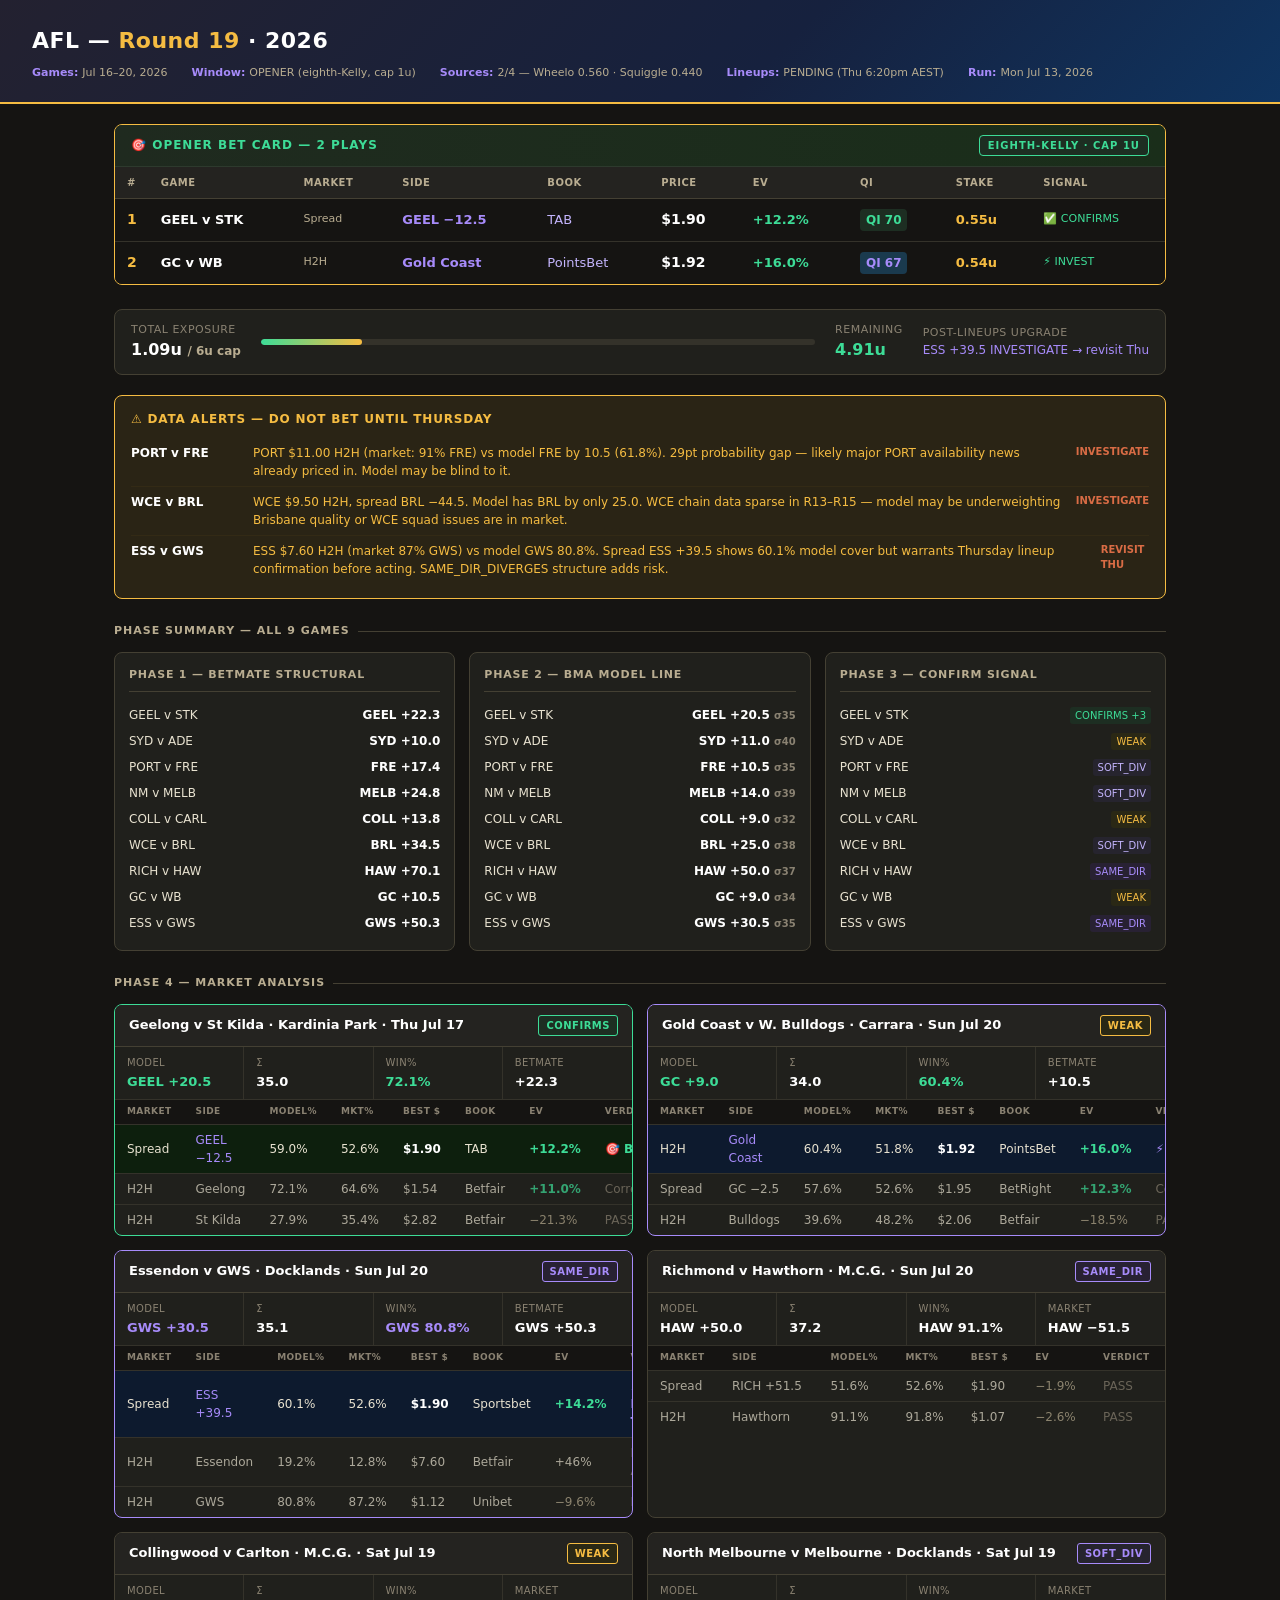
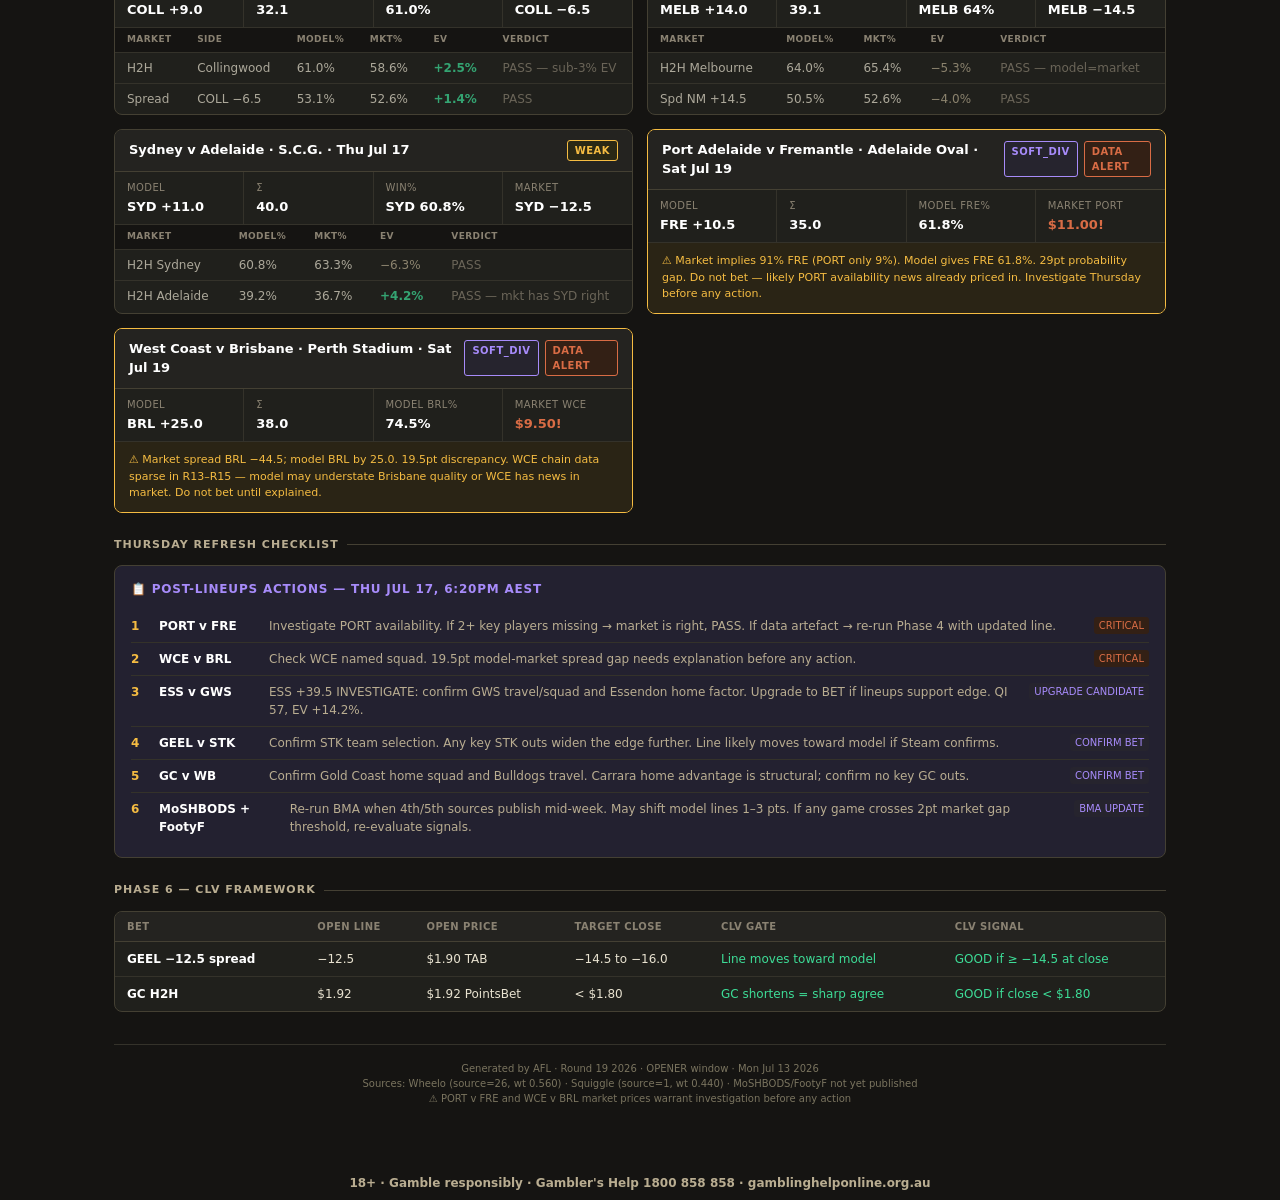
<file: afl_r19_2026.html>
<!DOCTYPE html>
<html lang="en">
<head>
<meta charset="UTF-8">
<meta name="viewport" content="width=device-width, initial-scale=1.0">
<title>AFL — Round 19 2026</title>
<style>
  * { box-sizing: border-box; margin: 0; padding: 0; }
  body {
    font-family: Inter,ui-sans-serif,system-ui,-apple-system,'Segoe UI',sans-serif;
    background: #151412;
    color: #e8e2d0;
    font-size: 13px;
    line-height: 1.5;
  }
  .header {
    background: linear-gradient(135deg, #232130 0%, #16213e 60%, #0f3460 100%);
    padding: 24px 32px 20px;
    border-bottom: 2px solid #f5bc42;
  }
  .header h1 {
    font-size: 22px;
    font-weight: 700;
    color: #fff;
    letter-spacing: 0.5px;
  }
  .header h1 span { color: #f5bc42; }
  .header-meta {
    display: flex; gap: 24px; flex-wrap: wrap;
    margin-top: 8px;
    font-size: 11px;
    color: #b9ad91;
  }
  .header-meta span { display: flex; align-items: center; gap: 4px; }
  .header-meta .label { color: #a78bfa; font-weight: 600; }

  .container { max-width: 1100px; margin: 0 auto; padding: 20px 24px 40px; }

  /* BET CARD */
  .bet-card {
    background: #20201c;
    border: 1px solid #f5bc42;
    border-radius: 8px;
    margin-bottom: 24px;
    overflow: hidden;
  }
  .bet-card-header {
    background: linear-gradient(90deg, #1f2a1f 0%, #1a2e1a 100%);
    padding: 10px 16px;
    font-size: 12px;
    font-weight: 700;
    color: #3ddc97;
    letter-spacing: 1px;
    text-transform: uppercase;
    border-bottom: 1px solid #2d3a2d;
    display: flex; justify-content: space-between; align-items: center;
  }
  .bet-card-header .window-tag {
    background: #1d2e22;
    color: #3ddc97;
    border: 1px solid #3ddc97;
    border-radius: 4px;
    padding: 2px 8px;
    font-size: 10px;
  }
  table.bets {
    width: 100%; border-collapse: collapse;
  }
  table.bets th {
    background: #242320;
    color: #b9ad91;
    font-size: 10px;
    font-weight: 600;
    text-transform: uppercase;
    letter-spacing: 0.5px;
    padding: 8px 12px;
    text-align: left;
    border-bottom: 1px solid #444033;
  }
  table.bets td {
    padding: 10px 12px;
    border-bottom: 1px solid #34322a;
    vertical-align: middle;
  }
  table.bets tr:last-child td { border-bottom: none; }
  .bet-row td { background: #151412; }
  .bet-row:hover td { background: #20201c; }
  .bet-num { color: #f5bc42; font-weight: 700; font-size: 14px; width: 28px; }
  .bet-game { color: #fff; font-weight: 600; }
  .bet-market { color: #b9ad91; font-size: 11px; }
  .bet-side { color: #a78bfa; font-weight: 600; }
  .bet-book { color: #c4b5fd; }
  .bet-price { color: #fff; font-weight: 700; font-size: 14px; }
  .bet-ev { color: #3ddc97; font-weight: 700; }
  .bet-qi {
    display: inline-block;
    background: #1d2e22; color: #3ddc97;
    border-radius: 4px; padding: 2px 6px;
    font-weight: 700; font-size: 12px;
  }
  .bet-qi.invest { background: #1a3a4e; color: #a78bfa; }
  .bet-stake { color: #f5bc42; font-weight: 700; }
  .bet-signal { font-size: 11px; color: #3ddc97; }

  /* ALERTS */
  .alert-box {
    background: #2a2415;
    border: 1px solid #f5bc42;
    border-radius: 8px;
    padding: 14px 16px;
    margin-bottom: 20px;
  }
  .alert-box h3 {
    color: #f5bc42;
    font-size: 12px;
    text-transform: uppercase;
    letter-spacing: 0.8px;
    margin-bottom: 10px;
    display: flex; align-items: center; gap: 6px;
  }
  .alert-item {
    display: flex; gap: 12px; align-items: flex-start;
    padding: 6px 0; border-bottom: 1px solid #332a15;
    font-size: 12px;
  }
  .alert-item:last-child { border-bottom: none; }
  .alert-game { color: #fff; font-weight: 600; min-width: 110px; }
  .alert-text { color: #f5bc42; }
  .alert-flag { color: #d96c45; font-size: 10px; font-weight: 700; }

  /* GAME BLOCKS */
  .section-title {
    font-size: 11px;
    font-weight: 700;
    color: #b9ad91;
    text-transform: uppercase;
    letter-spacing: 1px;
    margin: 24px 0 12px;
    display: flex; align-items: center; gap: 8px;
  }
  .section-title::after {
    content: '';
    flex: 1;
    height: 1px;
    background: #444033;
  }

  .game-grid {
    display: grid;
    grid-template-columns: repeat(auto-fill, minmax(480px, 1fr));
    gap: 14px;
    margin-bottom: 20px;
  }
  .game-block {
    background: #20201c;
    border: 1px solid #444033;
    border-radius: 8px;
    overflow: hidden;
  }
  .game-block.has-bet { border-color: #3ddc97; }
  .game-block.has-invest { border-color: #a78bfa; }
  .game-block.has-alert { border-color: #f5bc42; }

  .game-header {
    padding: 10px 14px;
    background: #242320;
    display: flex; justify-content: space-between; align-items: center;
    border-bottom: 1px solid #444033;
  }
  .game-title { color: #fff; font-weight: 700; font-size: 13px; }
  .game-badges { display: flex; gap: 6px; }
  .badge {
    font-size: 10px; font-weight: 700;
    padding: 2px 7px; border-radius: 3px;
    text-transform: uppercase; letter-spacing: 0.5px;
  }
  .badge.confirms { background: #1d2e22; color: #3ddc97; border: 1px solid #3ddc97; }
  .badge.weak { background: #2a2815; color: #f5bc42; border: 1px solid #f5bc42; }
  .badge.soft { background: #26242e; color: #a78bfa; border: 1px solid #a78bfa; }
  .badge.same-dir { background: #282133; color: #a78bfa; border: 1px solid #a78bfa; }
  .badge.alert-badge { background: #332015; color: #d96c45; border: 1px solid #d96c45; }

  .game-stats {
    display: grid; grid-template-columns: repeat(4, 1fr);
    border-bottom: 1px solid #34322a;
  }
  .stat { padding: 8px 12px; border-right: 1px solid #34322a; }
  .stat:last-child { border-right: none; }
  .stat-label { font-size: 10px; color: #8a8272; text-transform: uppercase; letter-spacing: 0.4px; }
  .stat-value { font-size: 13px; font-weight: 700; color: #fff; margin-top: 2px; }
  .stat-value.pos { color: #3ddc97; }
  .stat-value.neu { color: #a78bfa; }
  .stat-value.neg { color: #b9ad91; }

  .market-table { width: 100%; border-collapse: collapse; }
  .market-table th {
    font-size: 9px; text-transform: uppercase; letter-spacing: 0.4px;
    color: #8a8272; padding: 5px 12px; text-align: left;
    border-bottom: 1px solid #34322a;
    background: #151412;
  }
  .market-table td {
    padding: 6px 12px; border-bottom: 1px solid #34322a; font-size: 12px;
  }
  .market-table tr:last-child td { border-bottom: none; }
  .market-table tr.signal-bet td { background: #0d1f0d; }
  .market-table tr.signal-invest td { background: #0d1a2e; }
  .market-table tr.signal-pass td { opacity: 0.7; }

  .ev-pos { color: #3ddc97; font-weight: 700; }
  .ev-neg { color: #b9ad91; }
  .verdict-bet { color: #3ddc97; font-weight: 700; }
  .verdict-invest { color: #a78bfa; font-weight: 700; }
  .verdict-pass { color: #8a8272; }

  /* PHASE BREAKDOWN */
  .phases {
    display: grid; grid-template-columns: repeat(3, 1fr);
    gap: 14px; margin-bottom: 20px;
  }
  .phase-block {
    background: #20201c;
    border: 1px solid #444033;
    border-radius: 8px;
    padding: 14px;
  }
  .phase-title {
    font-size: 11px; font-weight: 700; color: #b9ad91;
    text-transform: uppercase; letter-spacing: 0.8px;
    margin-bottom: 10px;
    padding-bottom: 8px;
    border-bottom: 1px solid #444033;
  }
  .phase-row { display: flex; justify-content: space-between; align-items: center; padding: 4px 0; font-size: 12px; }
  .phase-game { color: #e8e2d0; }
  .phase-val { font-weight: 600; color: #fff; }
  .phase-sig { font-size: 10px; padding: 1px 5px; border-radius: 3px; }
  .sig-confirms { background: #1d2e22; color: #3ddc97; }
  .sig-weak { background: #2a2815; color: #f5bc42; }
  .sig-soft { background: #26242e; color: #c4b5fd; }
  .sig-same { background: #282133; color: #a78bfa; }

  /* CLV FRAMEWORK */
  .clv-table { width: 100%; border-collapse: collapse; }
  .clv-table th {
    font-size: 10px; text-transform: uppercase; letter-spacing: 0.4px;
    color: #8a8272; padding: 7px 12px; background: #242320;
    border-bottom: 1px solid #444033; text-align: left;
  }
  .clv-table td { padding: 8px 12px; border-bottom: 1px solid #34322a; font-size: 12px; }
  .clv-table tr:last-child td { border-bottom: none; }

  /* THURSDAY CHECKLIST */
  .checklist {
    background: #232130;
    border: 1px solid #444033;
    border-radius: 8px;
    padding: 14px 16px;
  }
  .checklist h3 {
    font-size: 12px; font-weight: 700; color: #a78bfa;
    text-transform: uppercase; letter-spacing: 0.8px;
    margin-bottom: 12px;
  }
  .check-item {
    display: flex; gap: 10px; align-items: flex-start;
    padding: 7px 0; border-bottom: 1px solid #34322a; font-size: 12px;
  }
  .check-item:last-child { border-bottom: none; }
  .check-num { color: #f5bc42; font-weight: 700; min-width: 18px; }
  .check-game { color: #fff; font-weight: 600; min-width: 100px; }
  .check-text { color: #b9ad91; }
  .check-prio { font-size: 10px; padding: 1px 5px; border-radius: 3px; margin-left: auto; white-space: nowrap; }
  .prio-high { background: #332015; color: #d96c45; }
  .prio-normal { background: #26242e; color: #a78bfa; }

  /* FOOTER */
  .footer {
    text-align: center;
    color: #7a745f;
    font-size: 10px;
    margin-top: 32px;
    padding-top: 16px;
    border-top: 1px solid #34322a;
  }
  .exposure-bar {
    background: #20201c;
    border: 1px solid #444033;
    border-radius: 8px;
    padding: 12px 16px;
    display: flex; align-items: center; gap: 20px;
    margin-bottom: 20px;
    font-size: 12px;
  }
  .exposure-label { color: #8a8272; font-size: 11px; text-transform: uppercase; letter-spacing: 0.5px; }
  .exposure-val { color: #fff; font-weight: 700; font-size: 16px; }
  .exposure-cap { color: #b9ad91; font-size: 12px; }
  .exposure-bar-fill { flex: 1; }
  .bar-track { height: 6px; background: #34322a; border-radius: 3px; overflow: hidden; }
  .bar-fill { height: 100%; background: linear-gradient(90deg, #3ddc97, #f5bc42); border-radius: 3px; width: 18.2%; }
</style>
</head>
<body>

<div class="header">
  <h1>AFL — <span>Round 19</span> · 2026</h1>
  <div class="header-meta">
    <span><span class="label">Games:</span> Jul 16–20, 2026</span>
    <span><span class="label">Window:</span> OPENER (eighth-Kelly, cap 1u)</span>
    <span><span class="label">Sources:</span> 2/4 — Wheelo 0.560 · Squiggle 0.440</span>
    <span><span class="label">Lineups:</span> PENDING (Thu 6:20pm AEST)</span>
    <span><span class="label">Run:</span> Mon Jul 13, 2026</span>
  </div>
</div>

<div class="container">

  <!-- BET CARD -->
  <div class="bet-card">
    <div class="bet-card-header">
      🎯 OPENER Bet Card — 2 Plays
      <span class="window-tag">EIGHTH-KELLY · CAP 1u</span>
    </div>
    <table class="bets">
      <thead>
        <tr>
          <th>#</th>
          <th>Game</th>
          <th>Market</th>
          <th>Side</th>
          <th>Book</th>
          <th>Price</th>
          <th>EV</th>
          <th>QI</th>
          <th>Stake</th>
          <th>Signal</th>
        </tr>
      </thead>
      <tbody>
        <tr class="bet-row">
          <td class="bet-num">1</td>
          <td class="bet-game">GEEL v STK</td>
          <td class="bet-market">Spread</td>
          <td class="bet-side">GEEL −12.5</td>
          <td class="bet-book">TAB</td>
          <td class="bet-price">$1.90</td>
          <td class="bet-ev">+12.2%</td>
          <td><span class="bet-qi">QI 70</span></td>
          <td class="bet-stake">0.55u</td>
          <td class="bet-signal">✅ CONFIRMS</td>
        </tr>
        <tr class="bet-row">
          <td class="bet-num">2</td>
          <td class="bet-game">GC v WB</td>
          <td class="bet-market">H2H</td>
          <td class="bet-side">Gold Coast</td>
          <td class="bet-book">PointsBet</td>
          <td class="bet-price">$1.92</td>
          <td class="bet-ev">+16.0%</td>
          <td><span class="bet-qi invest">QI 67</span></td>
          <td class="bet-stake">0.54u</td>
          <td class="bet-signal">⚡ INVEST</td>
        </tr>
      </tbody>
    </table>
  </div>

  <!-- EXPOSURE -->
  <div class="exposure-bar">
    <div>
      <div class="exposure-label">Total Exposure</div>
      <div class="exposure-val">1.09u <span class="exposure-cap">/ 6u cap</span></div>
    </div>
    <div class="exposure-bar-fill">
      <div class="bar-track"><div class="bar-fill"></div></div>
    </div>
    <div>
      <div class="exposure-label">Remaining</div>
      <div style="color:#3ddc97;font-weight:700;font-size:16px">4.91u</div>
    </div>
    <div>
      <div class="exposure-label">Post-lineups upgrade</div>
      <div style="color:#a78bfa;font-size:12px">ESS +39.5 INVESTIGATE → revisit Thu</div>
    </div>
  </div>

  <!-- DATA ALERTS -->
  <div class="alert-box">
    <h3>⚠️ Data Alerts — Do Not Bet Until Thursday</h3>
    <div class="alert-item">
      <div class="alert-game">PORT v FRE</div>
      <div class="alert-text">PORT $11.00 H2H (market: 91% FRE) vs model FRE by 10.5 (61.8%). 29pt probability gap — likely major PORT availability news already priced in. Model may be blind to it.</div>
      <div class="alert-flag">INVESTIGATE</div>
    </div>
    <div class="alert-item">
      <div class="alert-game">WCE v BRL</div>
      <div class="alert-text">WCE $9.50 H2H, spread BRL −44.5. Model has BRL by only 25.0. WCE chain data sparse in R13–R15 — model may be underweighting Brisbane quality or WCE squad issues are in market.</div>
      <div class="alert-flag">INVESTIGATE</div>
    </div>
    <div class="alert-item">
      <div class="alert-game">ESS v GWS</div>
      <div class="alert-text">ESS $7.60 H2H (market 87% GWS) vs model GWS 80.8%. Spread ESS +39.5 shows 60.1% model cover but warrants Thursday lineup confirmation before acting. SAME_DIR_DIVERGES structure adds risk.</div>
      <div class="alert-flag">REVISIT THU</div>
    </div>
  </div>

  <!-- PHASE BREAKDOWN -->
  <div class="section-title">Phase Summary — All 9 Games</div>
  <div class="phases">
    <div class="phase-block">
      <div class="phase-title">Phase 1 — BetMate Structural</div>
      <div class="phase-row"><span class="phase-game">GEEL v STK</span><span class="phase-val">GEEL +22.3</span></div>
      <div class="phase-row"><span class="phase-game">SYD v ADE</span><span class="phase-val">SYD +10.0</span></div>
      <div class="phase-row"><span class="phase-game">PORT v FRE</span><span class="phase-val">FRE +17.4</span></div>
      <div class="phase-row"><span class="phase-game">NM v MELB</span><span class="phase-val">MELB +24.8</span></div>
      <div class="phase-row"><span class="phase-game">COLL v CARL</span><span class="phase-val">COLL +13.8</span></div>
      <div class="phase-row"><span class="phase-game">WCE v BRL</span><span class="phase-val">BRL +34.5</span></div>
      <div class="phase-row"><span class="phase-game">RICH v HAW</span><span class="phase-val">HAW +70.1</span></div>
      <div class="phase-row"><span class="phase-game">GC v WB</span><span class="phase-val">GC +10.5</span></div>
      <div class="phase-row"><span class="phase-game">ESS v GWS</span><span class="phase-val">GWS +50.3</span></div>
    </div>
    <div class="phase-block">
      <div class="phase-title">Phase 2 — BMA Model Line</div>
      <div class="phase-row"><span class="phase-game">GEEL v STK</span><span class="phase-val">GEEL +20.5 <small style="color:#8a8272">σ35</small></span></div>
      <div class="phase-row"><span class="phase-game">SYD v ADE</span><span class="phase-val">SYD +11.0 <small style="color:#8a8272">σ40</small></span></div>
      <div class="phase-row"><span class="phase-game">PORT v FRE</span><span class="phase-val">FRE +10.5 <small style="color:#8a8272">σ35</small></span></div>
      <div class="phase-row"><span class="phase-game">NM v MELB</span><span class="phase-val">MELB +14.0 <small style="color:#8a8272">σ39</small></span></div>
      <div class="phase-row"><span class="phase-game">COLL v CARL</span><span class="phase-val">COLL +9.0 <small style="color:#8a8272">σ32</small></span></div>
      <div class="phase-row"><span class="phase-game">WCE v BRL</span><span class="phase-val">BRL +25.0 <small style="color:#8a8272">σ38</small></span></div>
      <div class="phase-row"><span class="phase-game">RICH v HAW</span><span class="phase-val">HAW +50.0 <small style="color:#8a8272">σ37</small></span></div>
      <div class="phase-row"><span class="phase-game">GC v WB</span><span class="phase-val">GC +9.0 <small style="color:#8a8272">σ34</small></span></div>
      <div class="phase-row"><span class="phase-game">ESS v GWS</span><span class="phase-val">GWS +30.5 <small style="color:#8a8272">σ35</small></span></div>
    </div>
    <div class="phase-block">
      <div class="phase-title">Phase 3 — CONFIRM Signal</div>
      <div class="phase-row"><span class="phase-game">GEEL v STK</span><span class="phase-sig sig-confirms">CONFIRMS +3</span></div>
      <div class="phase-row"><span class="phase-game">SYD v ADE</span><span class="phase-sig sig-weak">WEAK</span></div>
      <div class="phase-row"><span class="phase-game">PORT v FRE</span><span class="phase-sig sig-soft">SOFT_DIV</span></div>
      <div class="phase-row"><span class="phase-game">NM v MELB</span><span class="phase-sig sig-soft">SOFT_DIV</span></div>
      <div class="phase-row"><span class="phase-game">COLL v CARL</span><span class="phase-sig sig-weak">WEAK</span></div>
      <div class="phase-row"><span class="phase-game">WCE v BRL</span><span class="phase-sig sig-soft">SOFT_DIV</span></div>
      <div class="phase-row"><span class="phase-game">RICH v HAW</span><span class="phase-sig sig-same">SAME_DIR</span></div>
      <div class="phase-row"><span class="phase-game">GC v WB</span><span class="phase-sig sig-weak">WEAK</span></div>
      <div class="phase-row"><span class="phase-game">ESS v GWS</span><span class="phase-sig sig-same">SAME_DIR</span></div>
    </div>
  </div>

  <!-- GAME BLOCKS -->
  <div class="section-title">Phase 4 — Market Analysis</div>
  <div class="game-grid">

    <!-- GEEL v STK -->
    <div class="game-block has-bet">
      <div class="game-header">
        <div class="game-title">Geelong v St Kilda · Kardinia Park · Thu Jul 17</div>
        <div class="game-badges">
          <span class="badge confirms">CONFIRMS</span>
        </div>
      </div>
      <div class="game-stats">
        <div class="stat"><div class="stat-label">Model</div><div class="stat-value pos">GEEL +20.5</div></div>
        <div class="stat"><div class="stat-label">σ</div><div class="stat-value">35.0</div></div>
        <div class="stat"><div class="stat-label">Win%</div><div class="stat-value pos">72.1%</div></div>
        <div class="stat"><div class="stat-label">BetMate</div><div class="stat-value">+22.3</div></div>
      </div>
      <table class="market-table">
        <thead><tr><th>Market</th><th>Side</th><th>Model%</th><th>Mkt%</th><th>Best $</th><th>Book</th><th>EV</th><th>Verdict</th></tr></thead>
        <tbody>
          <tr class="signal-bet">
            <td>Spread</td><td style="color:#a78bfa">GEEL −12.5</td>
            <td>59.0%</td><td>52.6%</td><td style="color:#fff;font-weight:700">$1.90</td><td>TAB</td>
            <td class="ev-pos">+12.2%</td><td class="verdict-bet">🎯 BET</td>
          </tr>
          <tr class="signal-pass">
            <td>H2H</td><td>Geelong</td>
            <td>72.1%</td><td>64.6%</td><td>$1.54</td><td>Betfair</td>
            <td class="ev-pos">+11.0%</td><td class="verdict-pass">Correlated→PASS</td>
          </tr>
          <tr class="signal-pass">
            <td>H2H</td><td>St Kilda</td>
            <td>27.9%</td><td>35.4%</td><td>$2.82</td><td>Betfair</td>
            <td class="ev-neg">−21.3%</td><td class="verdict-pass">PASS</td>
          </tr>
        </tbody>
      </table>
    </div>

    <!-- GC v WB -->
    <div class="game-block has-invest">
      <div class="game-header">
        <div class="game-title">Gold Coast v W. Bulldogs · Carrara · Sun Jul 20</div>
        <div class="game-badges">
          <span class="badge weak">WEAK</span>
        </div>
      </div>
      <div class="game-stats">
        <div class="stat"><div class="stat-label">Model</div><div class="stat-value pos">GC +9.0</div></div>
        <div class="stat"><div class="stat-label">σ</div><div class="stat-value">34.0</div></div>
        <div class="stat"><div class="stat-label">Win%</div><div class="stat-value pos">60.4%</div></div>
        <div class="stat"><div class="stat-label">BetMate</div><div class="stat-value">+10.5</div></div>
      </div>
      <table class="market-table">
        <thead><tr><th>Market</th><th>Side</th><th>Model%</th><th>Mkt%</th><th>Best $</th><th>Book</th><th>EV</th><th>Verdict</th></tr></thead>
        <tbody>
          <tr class="signal-invest">
            <td>H2H</td><td style="color:#a78bfa">Gold Coast</td>
            <td>60.4%</td><td>51.8%</td><td style="color:#fff;font-weight:700">$1.92</td><td>PointsBet</td>
            <td class="ev-pos">+16.0%</td><td class="verdict-invest">⚡ INVEST</td>
          </tr>
          <tr class="signal-pass">
            <td>Spread</td><td>GC −2.5</td>
            <td>57.6%</td><td>52.6%</td><td>$1.95</td><td>BetRight</td>
            <td class="ev-pos">+12.3%</td><td class="verdict-pass">Correlated→PASS</td>
          </tr>
          <tr class="signal-pass">
            <td>H2H</td><td>Bulldogs</td>
            <td>39.6%</td><td>48.2%</td><td>$2.06</td><td>Betfair</td>
            <td class="ev-neg">−18.5%</td><td class="verdict-pass">PASS</td>
          </tr>
        </tbody>
      </table>
    </div>

    <!-- ESS v GWS -->
    <div class="game-block has-invest">
      <div class="game-header">
        <div class="game-title">Essendon v GWS · Docklands · Sun Jul 20</div>
        <div class="game-badges">
          <span class="badge same-dir">SAME_DIR</span>
        </div>
      </div>
      <div class="game-stats">
        <div class="stat"><div class="stat-label">Model</div><div class="stat-value" style="color:#a78bfa">GWS +30.5</div></div>
        <div class="stat"><div class="stat-label">σ</div><div class="stat-value">35.1</div></div>
        <div class="stat"><div class="stat-label">Win%</div><div class="stat-value" style="color:#a78bfa">GWS 80.8%</div></div>
        <div class="stat"><div class="stat-label">BetMate</div><div class="stat-value">GWS +50.3</div></div>
      </div>
      <table class="market-table">
        <thead><tr><th>Market</th><th>Side</th><th>Model%</th><th>Mkt%</th><th>Best $</th><th>Book</th><th>EV</th><th>Verdict</th></tr></thead>
        <tbody>
          <tr class="signal-invest">
            <td>Spread</td><td style="color:#a78bfa">ESS +39.5</td>
            <td>60.1%</td><td>52.6%</td><td style="color:#fff;font-weight:700">$1.90</td><td>Sportsbet</td>
            <td class="ev-pos">+14.2%</td><td class="verdict-invest">⚡ REVISIT THU</td>
          </tr>
          <tr class="signal-pass">
            <td>H2H</td><td>Essendon</td>
            <td>19.2%</td><td>12.8%</td><td>$7.60</td><td>Betfair</td>
            <td>+46%</td><td class="verdict-pass">DATA ALERT</td>
          </tr>
          <tr class="signal-pass">
            <td>H2H</td><td>GWS</td>
            <td>80.8%</td><td>87.2%</td><td>$1.12</td><td>Unibet</td>
            <td class="ev-neg">−9.6%</td><td class="verdict-pass">PASS</td>
          </tr>
        </tbody>
      </table>
    </div>

    <!-- RICH v HAW -->
    <div class="game-block">
      <div class="game-header">
        <div class="game-title">Richmond v Hawthorn · M.C.G. · Sun Jul 20</div>
        <div class="game-badges">
          <span class="badge same-dir">SAME_DIR</span>
        </div>
      </div>
      <div class="game-stats">
        <div class="stat"><div class="stat-label">Model</div><div class="stat-value">HAW +50.0</div></div>
        <div class="stat"><div class="stat-label">σ</div><div class="stat-value">37.2</div></div>
        <div class="stat"><div class="stat-label">Win%</div><div class="stat-value">HAW 91.1%</div></div>
        <div class="stat"><div class="stat-label">Market</div><div class="stat-value">HAW −51.5</div></div>
      </div>
      <table class="market-table">
        <thead><tr><th>Market</th><th>Side</th><th>Model%</th><th>Mkt%</th><th>Best $</th><th>EV</th><th>Verdict</th></tr></thead>
        <tbody>
          <tr class="signal-pass">
            <td>Spread</td><td>RICH +51.5</td><td>51.6%</td><td>52.6%</td><td>$1.90</td><td class="ev-neg">−1.9%</td><td class="verdict-pass">PASS</td>
          </tr>
          <tr class="signal-pass">
            <td>H2H</td><td>Hawthorn</td><td>91.1%</td><td>91.8%</td><td>$1.07</td><td class="ev-neg">−2.6%</td><td class="verdict-pass">PASS</td>
          </tr>
        </tbody>
      </table>
    </div>

    <!-- COLL v CARL -->
    <div class="game-block">
      <div class="game-header">
        <div class="game-title">Collingwood v Carlton · M.C.G. · Sat Jul 19</div>
        <div class="game-badges"><span class="badge weak">WEAK</span></div>
      </div>
      <div class="game-stats">
        <div class="stat"><div class="stat-label">Model</div><div class="stat-value">COLL +9.0</div></div>
        <div class="stat"><div class="stat-label">σ</div><div class="stat-value">32.1</div></div>
        <div class="stat"><div class="stat-label">Win%</div><div class="stat-value">61.0%</div></div>
        <div class="stat"><div class="stat-label">Market</div><div class="stat-value">COLL −6.5</div></div>
      </div>
      <table class="market-table">
        <thead><tr><th>Market</th><th>Side</th><th>Model%</th><th>Mkt%</th><th>EV</th><th>Verdict</th></tr></thead>
        <tbody>
          <tr class="signal-pass"><td>H2H</td><td>Collingwood</td><td>61.0%</td><td>58.6%</td><td class="ev-pos">+2.5%</td><td class="verdict-pass">PASS — sub-3% EV</td></tr>
          <tr class="signal-pass"><td>Spread</td><td>COLL −6.5</td><td>53.1%</td><td>52.6%</td><td class="ev-pos">+1.4%</td><td class="verdict-pass">PASS</td></tr>
        </tbody>
      </table>
    </div>

    <!-- NM v MELB -->
    <div class="game-block">
      <div class="game-header">
        <div class="game-title">North Melbourne v Melbourne · Docklands · Sat Jul 19</div>
        <div class="game-badges"><span class="badge soft">SOFT_DIV</span></div>
      </div>
      <div class="game-stats">
        <div class="stat"><div class="stat-label">Model</div><div class="stat-value">MELB +14.0</div></div>
        <div class="stat"><div class="stat-label">σ</div><div class="stat-value">39.1</div></div>
        <div class="stat"><div class="stat-label">Win%</div><div class="stat-value">MELB 64%</div></div>
        <div class="stat"><div class="stat-label">Market</div><div class="stat-value">MELB −14.5</div></div>
      </div>
      <table class="market-table">
        <thead><tr><th>Market</th><th>Model%</th><th>Mkt%</th><th>EV</th><th>Verdict</th></tr></thead>
        <tbody>
          <tr class="signal-pass"><td>H2H Melbourne</td><td>64.0%</td><td>65.4%</td><td class="ev-neg">−5.3%</td><td class="verdict-pass">PASS — model=market</td></tr>
          <tr class="signal-pass"><td>Spd NM +14.5</td><td>50.5%</td><td>52.6%</td><td class="ev-neg">−4.0%</td><td class="verdict-pass">PASS</td></tr>
        </tbody>
      </table>
    </div>

    <!-- SYD v ADE -->
    <div class="game-block">
      <div class="game-header">
        <div class="game-title">Sydney v Adelaide · S.C.G. · Thu Jul 17</div>
        <div class="game-badges"><span class="badge weak">WEAK</span></div>
      </div>
      <div class="game-stats">
        <div class="stat"><div class="stat-label">Model</div><div class="stat-value">SYD +11.0</div></div>
        <div class="stat"><div class="stat-label">σ</div><div class="stat-value">40.0</div></div>
        <div class="stat"><div class="stat-label">Win%</div><div class="stat-value">SYD 60.8%</div></div>
        <div class="stat"><div class="stat-label">Market</div><div class="stat-value">SYD −12.5</div></div>
      </div>
      <table class="market-table">
        <thead><tr><th>Market</th><th>Model%</th><th>Mkt%</th><th>EV</th><th>Verdict</th></tr></thead>
        <tbody>
          <tr class="signal-pass"><td>H2H Sydney</td><td>60.8%</td><td>63.3%</td><td class="ev-neg">−6.3%</td><td class="verdict-pass">PASS</td></tr>
          <tr class="signal-pass"><td>H2H Adelaide</td><td>39.2%</td><td>36.7%</td><td class="ev-pos">+4.2%</td><td class="verdict-pass">PASS — mkt has SYD right</td></tr>
        </tbody>
      </table>
    </div>

    <!-- PORT v FRE DATA ALERT -->
    <div class="game-block has-alert">
      <div class="game-header">
        <div class="game-title">Port Adelaide v Fremantle · Adelaide Oval · Sat Jul 19</div>
        <div class="game-badges">
          <span class="badge soft">SOFT_DIV</span>
          <span class="badge alert-badge">DATA ALERT</span>
        </div>
      </div>
      <div class="game-stats">
        <div class="stat"><div class="stat-label">Model</div><div class="stat-value">FRE +10.5</div></div>
        <div class="stat"><div class="stat-label">σ</div><div class="stat-value">35.0</div></div>
        <div class="stat"><div class="stat-label">Model FRE%</div><div class="stat-value">61.8%</div></div>
        <div class="stat"><div class="stat-label">Market PORT</div><div class="stat-value" style="color:#d96c45">$11.00!</div></div>
      </div>
      <div style="padding:10px 14px;background:#2a2415;font-size:11px;color:#f5bc42">
        ⚠️ Market implies 91% FRE (PORT only 9%). Model gives FRE 61.8%. 29pt probability gap. Do not bet — likely PORT availability news already priced in. Investigate Thursday before any action.
      </div>
    </div>

    <!-- WCE v BRL DATA ALERT -->
    <div class="game-block has-alert">
      <div class="game-header">
        <div class="game-title">West Coast v Brisbane · Perth Stadium · Sat Jul 19</div>
        <div class="game-badges">
          <span class="badge soft">SOFT_DIV</span>
          <span class="badge alert-badge">DATA ALERT</span>
        </div>
      </div>
      <div class="game-stats">
        <div class="stat"><div class="stat-label">Model</div><div class="stat-value">BRL +25.0</div></div>
        <div class="stat"><div class="stat-label">σ</div><div class="stat-value">38.0</div></div>
        <div class="stat"><div class="stat-label">Model BRL%</div><div class="stat-value">74.5%</div></div>
        <div class="stat"><div class="stat-label">Market WCE</div><div class="stat-value" style="color:#d96c45">$9.50!</div></div>
      </div>
      <div style="padding:10px 14px;background:#2a2415;font-size:11px;color:#f5bc42">
        ⚠️ Market spread BRL −44.5; model BRL by 25.0. 19.5pt discrepancy. WCE chain data sparse in R13–R15 — model may understate Brisbane quality or WCE has news in market. Do not bet until explained.
      </div>
    </div>

  </div>

  <!-- THURSDAY CHECKLIST -->
  <div class="section-title">Thursday Refresh Checklist</div>
  <div class="checklist">
    <h3>📋 Post-Lineups Actions — Thu Jul 17, 6:20pm AEST</h3>
    <div class="check-item">
      <span class="check-num">1</span>
      <span class="check-game">PORT v FRE</span>
      <span class="check-text">Investigate PORT availability. If 2+ key players missing → market is right, PASS. If data artefact → re-run Phase 4 with updated line.</span>
      <span class="check-prio prio-high">CRITICAL</span>
    </div>
    <div class="check-item">
      <span class="check-num">2</span>
      <span class="check-game">WCE v BRL</span>
      <span class="check-text">Check WCE named squad. 19.5pt model-market spread gap needs explanation before any action.</span>
      <span class="check-prio prio-high">CRITICAL</span>
    </div>
    <div class="check-item">
      <span class="check-num">3</span>
      <span class="check-game">ESS v GWS</span>
      <span class="check-text">ESS +39.5 INVESTIGATE: confirm GWS travel/squad and Essendon home factor. Upgrade to BET if lineups support edge. QI 57, EV +14.2%.</span>
      <span class="check-prio prio-normal">UPGRADE CANDIDATE</span>
    </div>
    <div class="check-item">
      <span class="check-num">4</span>
      <span class="check-game">GEEL v STK</span>
      <span class="check-text">Confirm STK team selection. Any key STK outs widen the edge further. Line likely moves toward model if Steam confirms.</span>
      <span class="check-prio prio-normal">CONFIRM BET</span>
    </div>
    <div class="check-item">
      <span class="check-num">5</span>
      <span class="check-game">GC v WB</span>
      <span class="check-text">Confirm Gold Coast home squad and Bulldogs travel. Carrara home advantage is structural; confirm no key GC outs.</span>
      <span class="check-prio prio-normal">CONFIRM BET</span>
    </div>
    <div class="check-item">
      <span class="check-num">6</span>
      <span class="check-game">MoSHBODS + FootyF</span>
      <span class="check-text">Re-run BMA when 4th/5th sources publish mid-week. May shift model lines 1–3 pts. If any game crosses 2pt market gap threshold, re-evaluate signals.</span>
      <span class="check-prio prio-normal">BMA UPDATE</span>
    </div>
  </div>

  <!-- CLV FRAMEWORK -->
  <div class="section-title">Phase 6 — CLV Framework</div>
  <div class="game-block" style="margin-bottom:20px">
    <table class="clv-table">
      <thead><tr><th>Bet</th><th>Open Line</th><th>Open Price</th><th>Target Close</th><th>CLV Gate</th><th>CLV Signal</th></tr></thead>
      <tbody>
        <tr>
          <td style="color:#fff;font-weight:600">GEEL −12.5 spread</td>
          <td>−12.5</td>
          <td>$1.90 TAB</td>
          <td>−14.5 to −16.0</td>
          <td style="color:#3ddc97">Line moves toward model</td>
          <td style="color:#3ddc97">GOOD if ≥ −14.5 at close</td>
        </tr>
        <tr>
          <td style="color:#fff;font-weight:600">GC H2H</td>
          <td>$1.92</td>
          <td>$1.92 PointsBet</td>
          <td>&lt; $1.80</td>
          <td style="color:#3ddc97">GC shortens = sharp agree</td>
          <td style="color:#3ddc97">GOOD if close &lt; $1.80</td>
        </tr>
      </tbody>
    </table>
  </div>

  <div class="footer">
    Generated by AFL · Round 19 2026 · OPENER window · Mon Jul 13 2026<br>
    Sources: Wheelo (source=26, wt 0.560) · Squiggle (source=1, wt 0.440) · MoSHBODS/FootyF not yet published<br>
    ⚠️ PORT v FRE and WCE v BRL market prices warrant investigation before any action
  </div>
</div>
<div style="margin:28px 0 8px;text-align:center;color:#b9ad91;font-size:12px;font-weight:700">18+ · Gamble responsibly · Gambler's Help 1800 858 858 · gamblinghelponline.org.au</div>
</body>
</html>
</file>
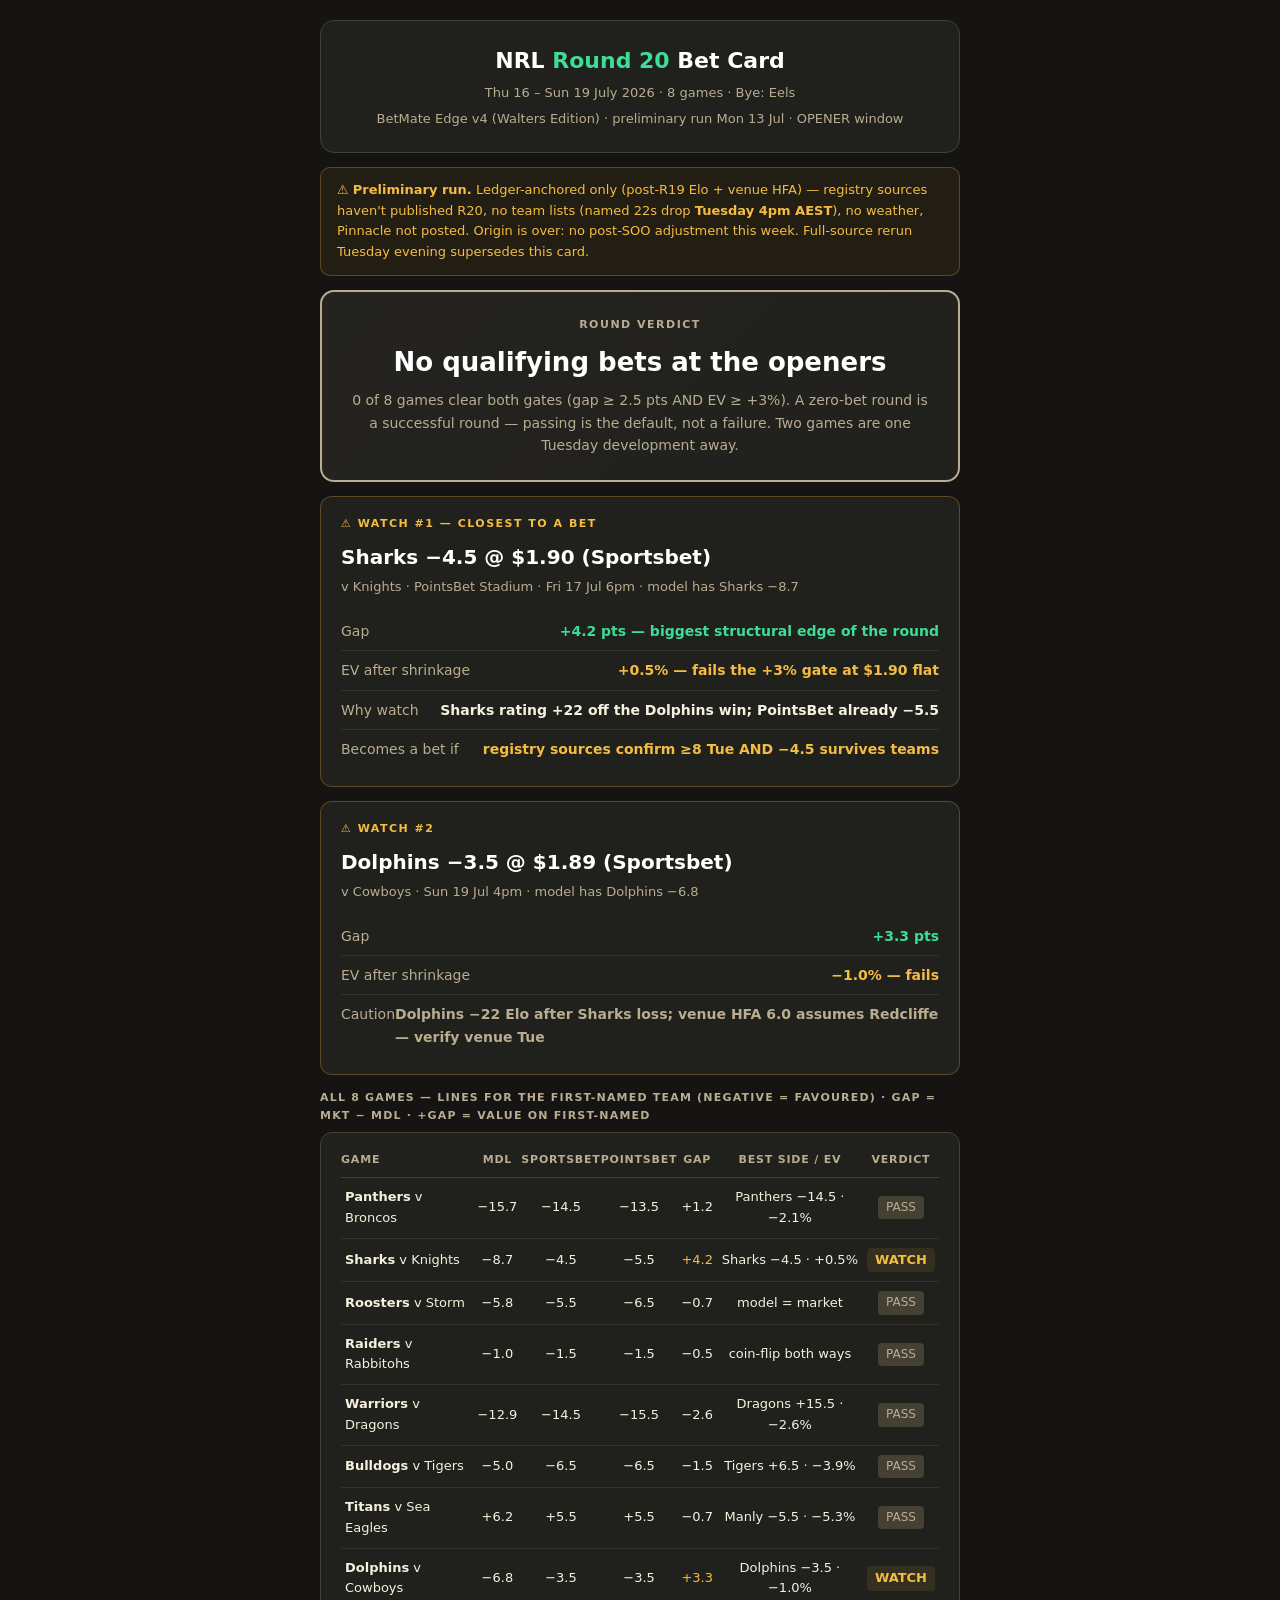
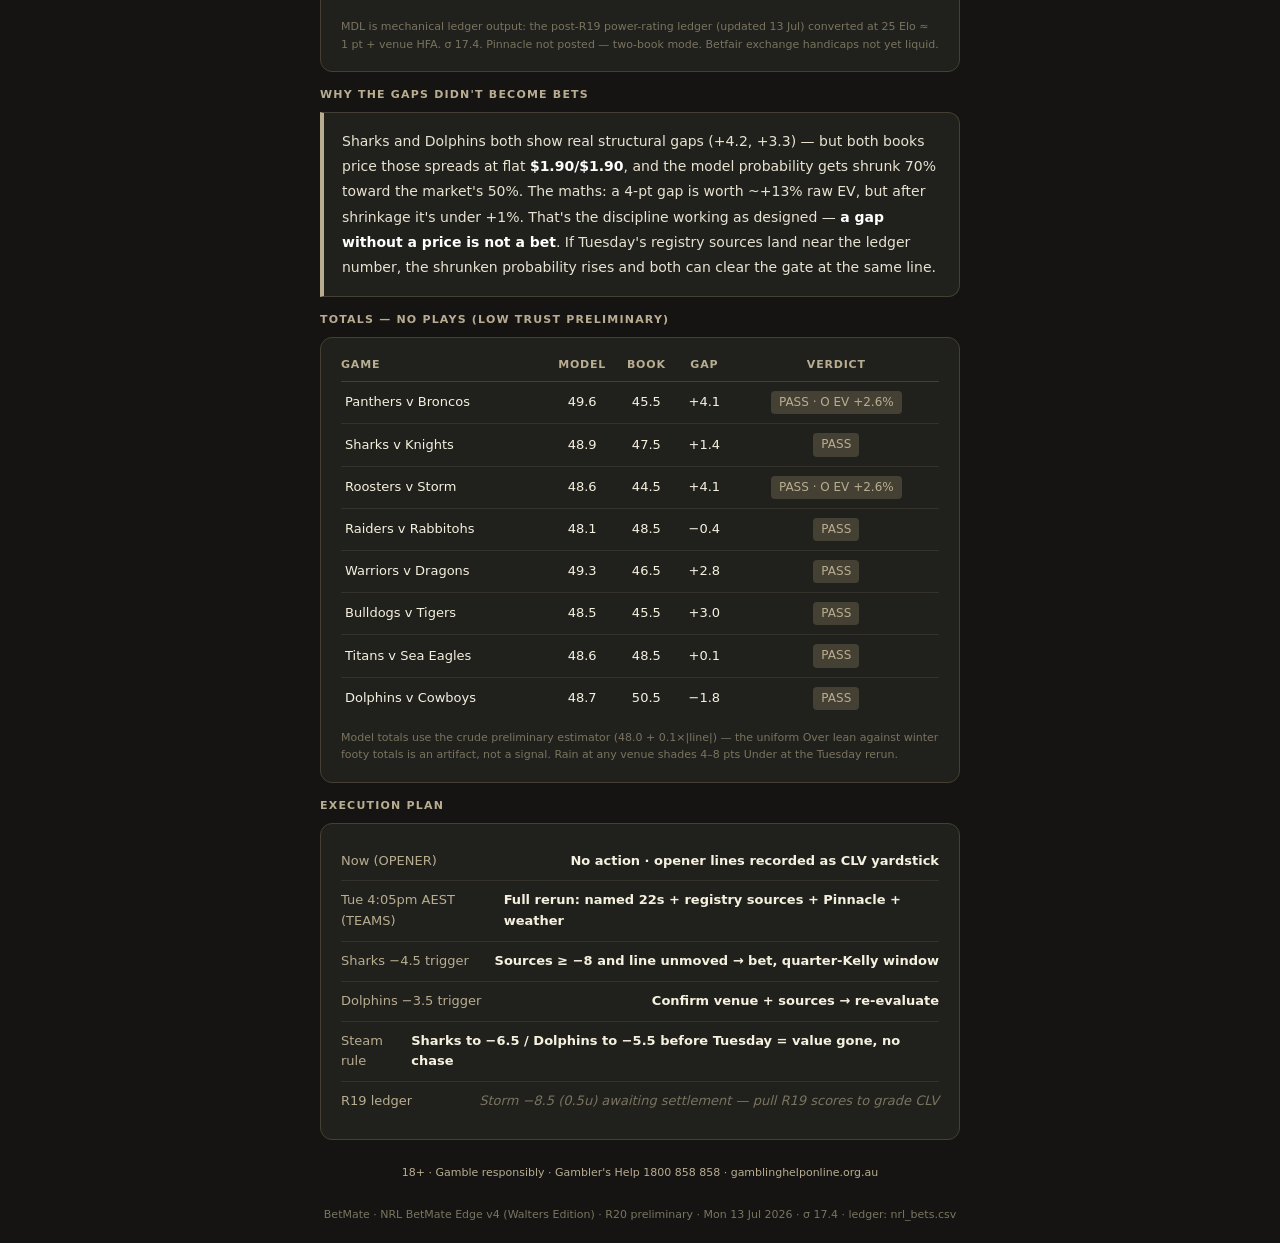
<file: nrl-2026-round-20.html>
<!DOCTYPE html>
<html lang="en">
<head>
<meta charset="UTF-8">
<meta name="viewport" content="width=device-width, initial-scale=1.0">
<title>NRL Round 20 — BetMate Edge v4 Bet Card</title>
<style>
  * { box-sizing: border-box; margin: 0; padding: 0; }
  body {
    font-family: Inter,ui-sans-serif,system-ui,-apple-system,'Segoe UI',sans-serif;
    background: #151412; color: #f6f1df;
    padding: 20px; max-width: 680px; margin: 0 auto;
    font-size: 15px; line-height: 1.6;
  }
  .match-header {
    background: #20201c; border: 1px solid #444033;
    border-radius: 14px; padding: 22px 24px; margin-bottom: 14px; text-align: center;
  }
  .teams { font-size: 22px; font-weight: 800; color: #fff; }
  .teams span { color: #3ddc97; }
  .match-meta { color: #b9ad91; font-size: 13px; margin-top: 5px; }

  .nobet-hero {
    background: linear-gradient(135deg, #242320, #20201c);
    border: 2px solid #b9ad91; border-radius: 14px;
    padding: 24px; margin-bottom: 14px; text-align: center;
  }
  .nobet-hero .eyebrow {
    font-size: 11px; font-weight: 700; letter-spacing: 1.5px;
    text-transform: uppercase; color: #b9ad91; margin-bottom: 8px;
  }
  .nobet-hero .bet-name { font-size: 26px; font-weight: 800; color: #fff; margin-bottom: 6px; }
  .nobet-hero .bet-sub { font-size: 14px; color: #b9ad91; }

  .lean-card {
    background: #20201c; border: 1px solid #f5bc4244;
    border-radius: 12px; padding: 18px 20px; margin-bottom: 14px;
  }
  .lean-card .eyebrow {
    font-size: 11px; font-weight: 700; letter-spacing: 1.5px;
    text-transform: uppercase; color: #f5bc42; margin-bottom: 8px;
  }
  .lean-card .bet-name { font-size: 20px; font-weight: 700; color: #fff; margin-bottom: 4px; }
  .lean-card .bet-sub { font-size: 13px; color: #b9ad91; margin-bottom: 14px; }
  .lean-row { display: flex; justify-content: space-between; padding: 8px 0; border-bottom: 1px solid #34322a; font-size: 14px; }
  .lean-row:last-child { border-bottom: none; }
  .lean-key { color: #b9ad91; }
  .lean-val { font-weight: 600; }

  .section { margin-bottom: 14px; }
  .section-label {
    font-size: 11px; font-weight: 700; letter-spacing: 1.2px;
    color: #b9ad91; text-transform: uppercase; margin-bottom: 8px;
  }
  .card { background: #20201c; border: 1px solid #444033; border-radius: 12px; padding: 18px 20px; }
  .plain-english {
    background: #20201c; border: 1px solid #444033;
    border-left: 4px solid #b9ad91; border-radius: 0 12px 12px 0;
    padding: 16px 18px; font-size: 14px; color: #e8e2d0; line-height: 1.8;
  }
  .plain-english strong { color: #fff; }
  .warning-banner {
    background: #f5bc4210; border: 1px solid #f5bc4244;
    border-radius: 10px; padding: 12px 16px;
    font-size: 13px; color: #f5bc42; line-height: 1.6; margin-bottom: 14px;
  }
  .green { color: #3ddc97; } .orange { color: #f5bc42; } .grey { color: #b9ad91; }

  .mkt-table { width: 100%; border-collapse: collapse; font-size: 13px; }
  .mkt-table th {
    font-size: 11px; text-transform: uppercase; letter-spacing: 0.8px;
    color: #b9ad91; padding: 0 0 8px; text-align: left; border-bottom: 1px solid #444033;
  }
  .mkt-table th:not(:first-child) { text-align: center; }
  .mkt-table td { padding: 9px 4px; border-bottom: 1px solid #34322a; }
  .mkt-table td:not(:first-child) { text-align: center; }
  .mkt-table tr:last-child td { border-bottom: none; }
  .badge-watch { background: #f5bc4218; color: #f5bc42; font-weight: 700; border-radius: 4px; padding: 2px 8px; display: inline-block; }
  .badge-pass { background: #444033; color: #b9ad91; border-radius: 4px; padding: 2px 8px; display: inline-block; font-size: 12px; }
  .clv-row { display: flex; justify-content: space-between; padding: 9px 0; border-bottom: 1px solid #34322a; font-size: 13px; }
  .clv-row:last-child { border-bottom: none; }
  .clv-key { color: #b9ad91; }
  .clv-pending { color: #7a745f; font-style: italic; }
  .footer { text-align: center; color: #7a745f; font-size: 11px; margin-top: 24px; }
</style>
</head>
<body>

<!-- ROUND HEADER -->
<div class="match-header">
  <div class="teams">NRL <span>Round 20</span> Bet Card</div>
  <div class="match-meta">Thu 16 – Sun 19 July 2026 · 8 games · Bye: Eels</div>
  <div class="match-meta">BetMate Edge v4 (Walters Edition) · preliminary run Mon 13 Jul · OPENER window</div>
</div>

<!-- PROVISIONAL WARNING -->
<div class="warning-banner">
  ⚠️ <strong>Preliminary run.</strong> Ledger-anchored only (post-R19 Elo + venue HFA) — registry sources haven't published R20, no team lists (named 22s drop <strong>Tuesday 4pm AEST</strong>), no weather, Pinnacle not posted. Origin is over: no post-SOO adjustment this week. Full-source rerun Tuesday evening supersedes this card.
</div>

<!-- NO BET HERO -->
<div class="nobet-hero">
  <div class="eyebrow">Round Verdict</div>
  <div class="bet-name">No qualifying bets at the openers</div>
  <div class="bet-sub">0 of 8 games clear both gates (gap ≥ 2.5 pts AND EV ≥ +3%). A zero-bet round is a successful round — passing is the default, not a failure. Two games are one Tuesday development away.</div>
</div>

<!-- WATCH 1 -->
<div class="lean-card">
  <div class="eyebrow">⚠️ Watch #1 — closest to a bet</div>
  <div class="bet-name">Sharks −4.5 @ $1.90 (Sportsbet)</div>
  <div class="bet-sub">v Knights · PointsBet Stadium · Fri 17 Jul 6pm · model has Sharks −8.7</div>
  <div class="lean-row"><span class="lean-key">Gap</span><span class="lean-val green">+4.2 pts — biggest structural edge of the round</span></div>
  <div class="lean-row"><span class="lean-key">EV after shrinkage</span><span class="lean-val orange">+0.5% — fails the +3% gate at $1.90 flat</span></div>
  <div class="lean-row"><span class="lean-key">Why watch</span><span class="lean-val">Sharks rating +22 off the Dolphins win; PointsBet already −5.5</span></div>
  <div class="lean-row"><span class="lean-key">Becomes a bet if</span><span class="lean-val orange">registry sources confirm ≥8 Tue AND −4.5 survives teams</span></div>
</div>

<!-- WATCH 2 -->
<div class="lean-card">
  <div class="eyebrow">⚠️ Watch #2</div>
  <div class="bet-name">Dolphins −3.5 @ $1.89 (Sportsbet)</div>
  <div class="bet-sub">v Cowboys · Sun 19 Jul 4pm · model has Dolphins −6.8</div>
  <div class="lean-row"><span class="lean-key">Gap</span><span class="lean-val green">+3.3 pts</span></div>
  <div class="lean-row"><span class="lean-key">EV after shrinkage</span><span class="lean-val orange">−1.0% — fails</span></div>
  <div class="lean-row"><span class="lean-key">Caution</span><span class="lean-val grey">Dolphins −22 Elo after Sharks loss; venue HFA 6.0 assumes Redcliffe — verify venue Tue</span></div>
</div>

<!-- ROUND SUMMARY -->
<div class="section">
  <div class="section-label">All 8 Games — lines for the first-named team (negative = favoured) · GAP = MKT − MDL · +GAP = value on first-named</div>
  <div class="card">
    <table class="mkt-table">
      <thead><tr><th>Game</th><th>MDL</th><th>Sportsbet</th><th>PointsBet</th><th>GAP</th><th>Best side / EV</th><th>Verdict</th></tr></thead>
      <tbody>
        <tr><td><strong>Panthers</strong> v Broncos</td><td>−15.7</td><td>−14.5</td><td>−13.5</td><td>+1.2</td><td>Panthers −14.5 · −2.1%</td><td><span class="badge-pass">PASS</span></td></tr>
        <tr><td><strong>Sharks</strong> v Knights</td><td>−8.7</td><td>−4.5</td><td>−5.5</td><td class="orange">+4.2</td><td>Sharks −4.5 · +0.5%</td><td><span class="badge-watch">WATCH</span></td></tr>
        <tr><td><strong>Roosters</strong> v Storm</td><td>−5.8</td><td>−5.5</td><td>−6.5</td><td>−0.7</td><td>model = market</td><td><span class="badge-pass">PASS</span></td></tr>
        <tr><td><strong>Raiders</strong> v Rabbitohs</td><td>−1.0</td><td>−1.5</td><td>−1.5</td><td>−0.5</td><td>coin-flip both ways</td><td><span class="badge-pass">PASS</span></td></tr>
        <tr><td><strong>Warriors</strong> v Dragons</td><td>−12.9</td><td>−14.5</td><td>−15.5</td><td>−2.6</td><td>Dragons +15.5 · −2.6%</td><td><span class="badge-pass">PASS</span></td></tr>
        <tr><td><strong>Bulldogs</strong> v Tigers</td><td>−5.0</td><td>−6.5</td><td>−6.5</td><td>−1.5</td><td>Tigers +6.5 · −3.9%</td><td><span class="badge-pass">PASS</span></td></tr>
        <tr><td><strong>Titans</strong> v Sea Eagles</td><td>+6.2</td><td>+5.5</td><td>+5.5</td><td>−0.7</td><td>Manly −5.5 · −5.3%</td><td><span class="badge-pass">PASS</span></td></tr>
        <tr><td><strong>Dolphins</strong> v Cowboys</td><td>−6.8</td><td>−3.5</td><td>−3.5</td><td class="orange">+3.3</td><td>Dolphins −3.5 · −1.0%</td><td><span class="badge-watch">WATCH</span></td></tr>
      </tbody>
    </table>
    <div style="font-size:11px;color:#7a745f;margin-top:10px">MDL is mechanical ledger output: the post-R19 power-rating ledger (updated 13 Jul) converted at 25 Elo ≈ 1 pt + venue HFA. σ 17.4. Pinnacle not posted — two-book mode. Betfair exchange handicaps not yet liquid.</div>
  </div>
</div>

<!-- WHY NO BETS -->
<div class="section">
  <div class="section-label">Why the Gaps Didn't Become Bets</div>
  <div class="plain-english">
    Sharks and Dolphins both show real structural gaps (+4.2, +3.3) — but both books price those spreads at flat <strong>$1.90/$1.90</strong>, and the model probability gets shrunk 70% toward the market's 50%. The maths: a 4-pt gap is worth ~+13% raw EV, but after shrinkage it's under +1%. That's the discipline working as designed — <strong>a gap without a price is not a bet</strong>. If Tuesday's registry sources land near the ledger number, the shrunken probability rises and both can clear the gate at the same line.
  </div>
</div>

<!-- TOTALS -->
<div class="section">
  <div class="section-label">Totals — no plays (low trust preliminary)</div>
  <div class="card">
    <table class="mkt-table">
      <thead><tr><th>Game</th><th>Model</th><th>Book</th><th>Gap</th><th>Verdict</th></tr></thead>
      <tbody>
        <tr><td>Panthers v Broncos</td><td>49.6</td><td>45.5</td><td>+4.1</td><td><span class="badge-pass">PASS · O EV +2.6%</span></td></tr>
        <tr><td>Sharks v Knights</td><td>48.9</td><td>47.5</td><td>+1.4</td><td><span class="badge-pass">PASS</span></td></tr>
        <tr><td>Roosters v Storm</td><td>48.6</td><td>44.5</td><td>+4.1</td><td><span class="badge-pass">PASS · O EV +2.6%</span></td></tr>
        <tr><td>Raiders v Rabbitohs</td><td>48.1</td><td>48.5</td><td>−0.4</td><td><span class="badge-pass">PASS</span></td></tr>
        <tr><td>Warriors v Dragons</td><td>49.3</td><td>46.5</td><td>+2.8</td><td><span class="badge-pass">PASS</span></td></tr>
        <tr><td>Bulldogs v Tigers</td><td>48.5</td><td>45.5</td><td>+3.0</td><td><span class="badge-pass">PASS</span></td></tr>
        <tr><td>Titans v Sea Eagles</td><td>48.6</td><td>48.5</td><td>+0.1</td><td><span class="badge-pass">PASS</span></td></tr>
        <tr><td>Dolphins v Cowboys</td><td>48.7</td><td>50.5</td><td>−1.8</td><td><span class="badge-pass">PASS</span></td></tr>
      </tbody>
    </table>
    <div style="font-size:11px;color:#7a745f;margin-top:10px">Model totals use the crude preliminary estimator (48.0 + 0.1×|line|) — the uniform Over lean against winter footy totals is an artifact, not a signal. Rain at any venue shades 4–8 pts Under at the Tuesday rerun.</div>
  </div>
</div>

<!-- EXECUTION PLAN -->
<div class="section">
  <div class="section-label">Execution Plan</div>
  <div class="card">
    <div class="clv-row"><span class="clv-key">Now (OPENER)</span><span style="font-weight:600">No action · opener lines recorded as CLV yardstick</span></div>
    <div class="clv-row"><span class="clv-key">Tue 4:05pm AEST (TEAMS)</span><span style="font-weight:600">Full rerun: named 22s + registry sources + Pinnacle + weather</span></div>
    <div class="clv-row"><span class="clv-key">Sharks −4.5 trigger</span><span style="font-weight:600">Sources ≥ −8 and line unmoved → bet, quarter-Kelly window</span></div>
    <div class="clv-row"><span class="clv-key">Dolphins −3.5 trigger</span><span style="font-weight:600">Confirm venue + sources → re-evaluate</span></div>
    <div class="clv-row"><span class="clv-key">Steam rule</span><span style="font-weight:600">Sharks to −6.5 / Dolphins to −5.5 before Tuesday = value gone, no chase</span></div>
    <div class="clv-row"><span class="clv-key">R19 ledger</span><span class="clv-pending">Storm −8.5 (0.5u) awaiting settlement — pull R19 scores to grade CLV</span></div>
  </div>
</div>

<div class="footer" style="color:#b9ad91;margin-bottom:6px">18+ · Gamble responsibly · Gambler's Help 1800 858 858 · gamblinghelponline.org.au</div>
<div class="footer">BetMate · NRL BetMate Edge v4 (Walters Edition) · R20 preliminary · Mon 13 Jul 2026 · σ 17.4 · ledger: nrl_bets.csv</div>

</body>
</html>
</file>
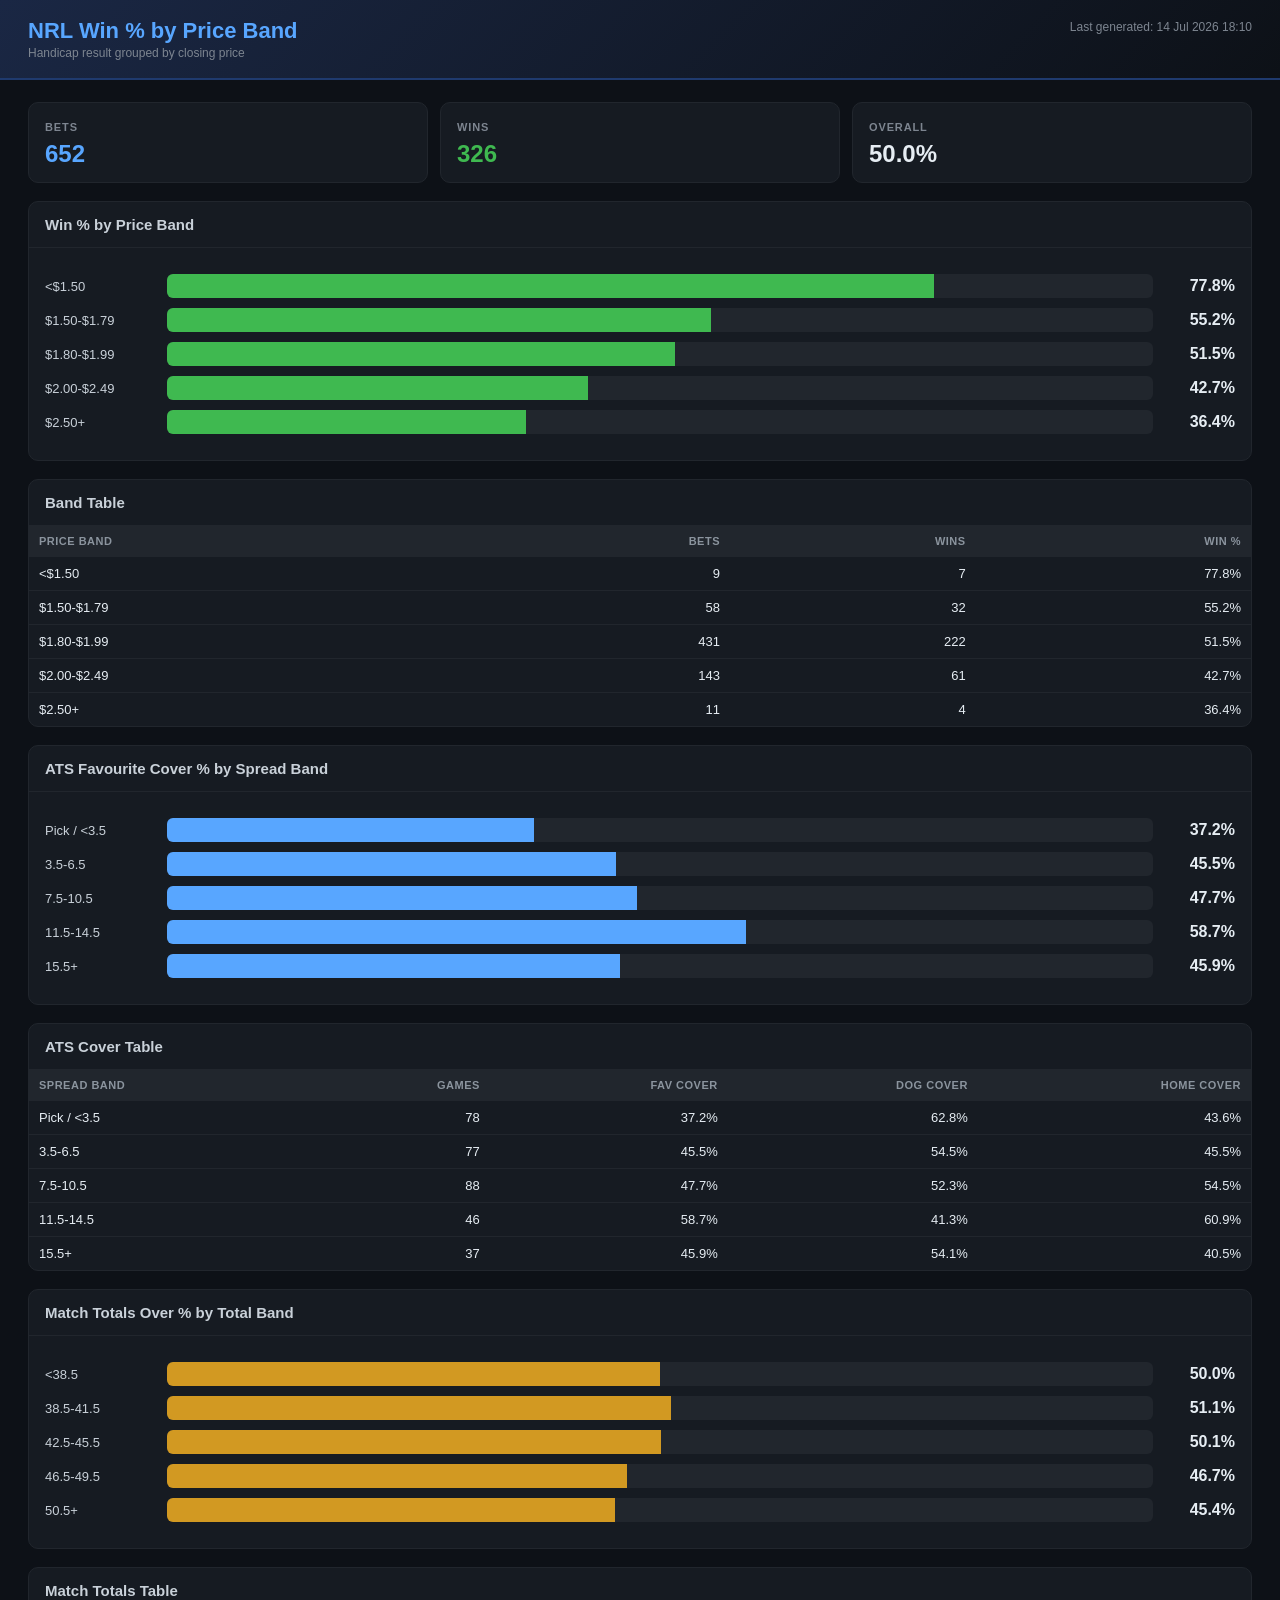
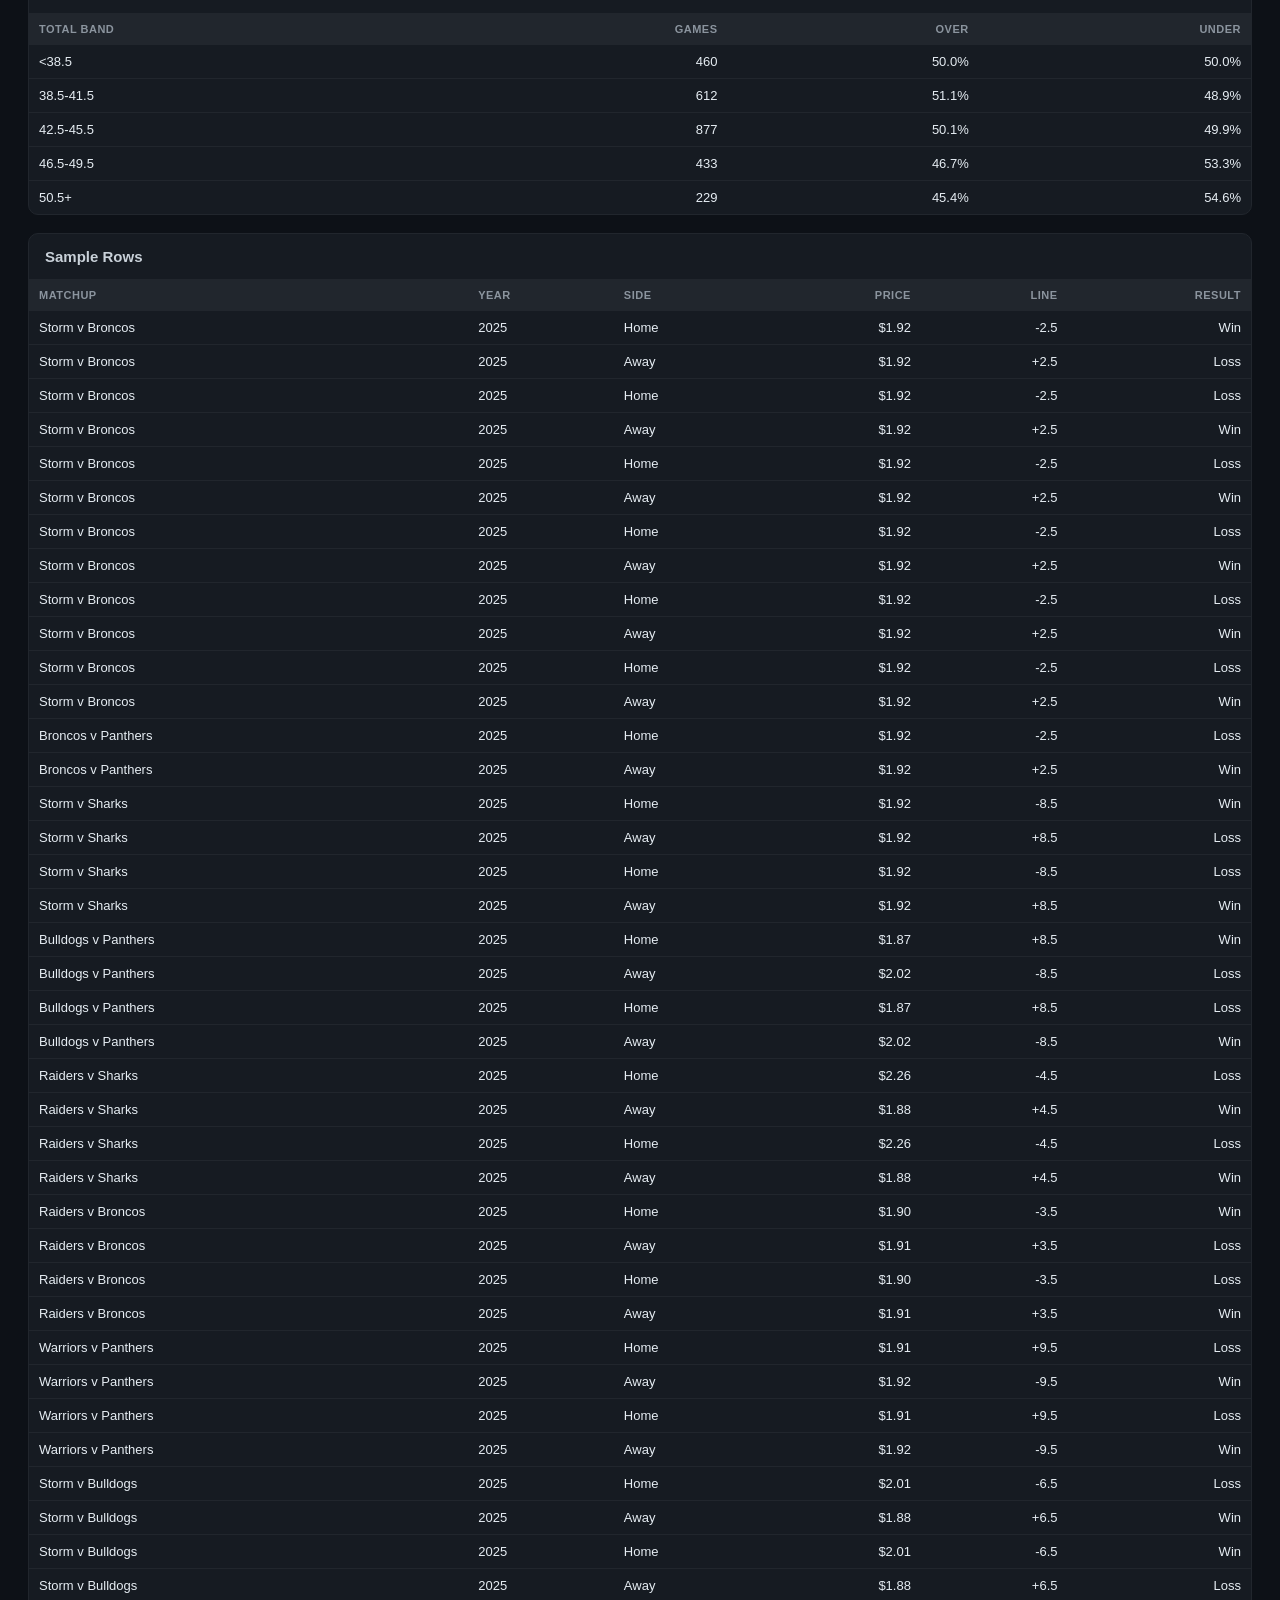
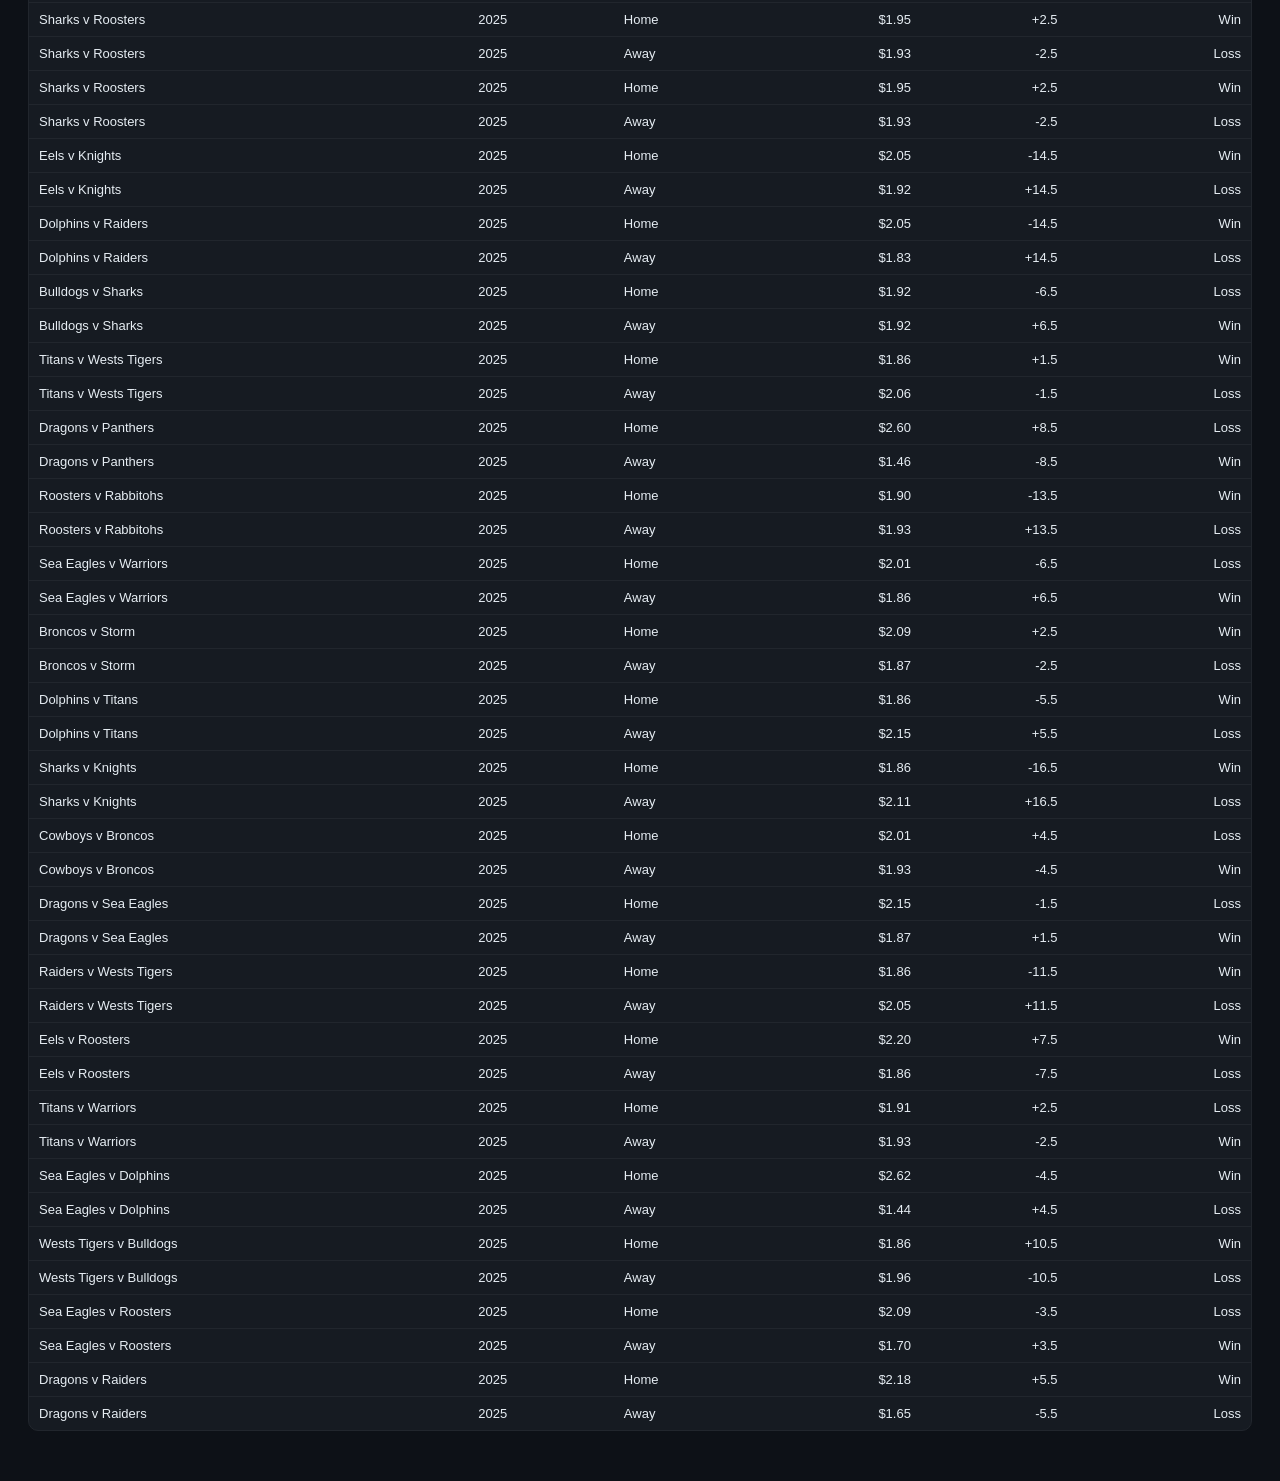
<file: nrl_dashboard.html>
<!DOCTYPE html>
<html lang="en"><head><meta charset="UTF-8"><meta name="viewport" content="width=device-width, initial-scale=1.0">
<title>NRL Price Bands</title>
<style>
*,*::before,*::after{box-sizing:border-box;margin:0;padding:0}body{background:#0d1117;color:#e6edf3;font-family:'Segoe UI',Arial,sans-serif;min-height:100vh}.header{background:linear-gradient(135deg,#1a2744 0%,#0d1117 100%);border-bottom:2px solid #1f3a6e;padding:18px 28px;display:flex;justify-content:space-between;gap:12px;flex-wrap:wrap}h1{font-size:22px;color:#58a6ff}.subtitle,.updated{font-size:12px;color:#7d8590;margin-top:2px}main{padding:22px 28px 32px}.cards{display:grid;grid-template-columns:repeat(3,minmax(140px,1fr));gap:12px;margin-bottom:18px}.card,.panel{background:#161b22;border:1px solid #21262d;border-radius:10px}.card{padding:14px 16px}.label{color:#7d8590;font-size:11px;font-weight:700;text-transform:uppercase;letter-spacing:.08em}.value{display:block;margin-top:5px;font-size:24px;font-weight:800}.blue{color:#58a6ff}.green{color:#3fb950}.panel{overflow:hidden;margin-bottom:18px}.panel-head{padding:14px 16px;border-bottom:1px solid #21262d}.panel-head h2{font-size:15px;color:#c9d1d9}.chart{padding:16px}.bar-row{display:grid;grid-template-columns:110px 1fr 70px;gap:12px;align-items:center;margin:10px 0}.bar-label{font-size:13px;color:#c9d1d9}.bar-track{height:24px;background:#21262d;border-radius:6px;overflow:hidden}.bar-fill{height:100%;background:#3fb950}.bar-fill.alt{background:#58a6ff}.bar-fill.total{background:#d29922}.bar-num{font-weight:800;text-align:right;color:#e6edf3}.table-wrap{overflow-x:auto}table{width:100%;border-collapse:collapse}th{background:#21262d;color:#8b949e;font-size:11px;text-transform:uppercase;letter-spacing:.5px;padding:9px 10px;text-align:left;white-space:nowrap}td{border-top:1px solid #21262d;padding:9px 10px;font-size:13px;white-space:nowrap}tr:hover td{background:#1c2128}.num{text-align:right;font-variant-numeric:tabular-nums}@media(max-width:800px){.cards{grid-template-columns:1fr}main{padding:16px}.bar-row{grid-template-columns:90px 1fr 58px}}
</style></head><body>
<header class="header"><div><h1>NRL Win % by Price Band</h1><p class="subtitle">Handicap result grouped by closing price</p></div><span class="updated">Last generated: 14 Jul 2026 18:10</span></header>
<main>
<section class="cards"><div class="card"><span class="label">Bets</span><span class="value blue">652</span></div><div class="card"><span class="label">Wins</span><span class="value green">326</span></div><div class="card"><span class="label">Overall</span><span class="value">50.0%</span></div></section>
<section class="panel"><div class="panel-head"><h2>Win % by Price Band</h2></div><div class="chart">
            <div class="bar-row">
              <div class="bar-label">&lt;$1.50</div>
              <div class="bar-track"><div class="bar-fill" style="width:77.8%"></div></div>
              <div class="bar-num">77.8%</div>
            </div>

            <div class="bar-row">
              <div class="bar-label">$1.50-$1.79</div>
              <div class="bar-track"><div class="bar-fill" style="width:55.2%"></div></div>
              <div class="bar-num">55.2%</div>
            </div>

            <div class="bar-row">
              <div class="bar-label">$1.80-$1.99</div>
              <div class="bar-track"><div class="bar-fill" style="width:51.5%"></div></div>
              <div class="bar-num">51.5%</div>
            </div>

            <div class="bar-row">
              <div class="bar-label">$2.00-$2.49</div>
              <div class="bar-track"><div class="bar-fill" style="width:42.7%"></div></div>
              <div class="bar-num">42.7%</div>
            </div>

            <div class="bar-row">
              <div class="bar-label">$2.50+</div>
              <div class="bar-track"><div class="bar-fill" style="width:36.4%"></div></div>
              <div class="bar-num">36.4%</div>
            </div></div></section>
<section class="panel"><div class="panel-head"><h2>Band Table</h2></div><div class="table-wrap"><table><thead><tr><th>Price Band</th><th class="num">Bets</th><th class="num">Wins</th><th class="num">Win %</th></tr></thead><tbody><tr><td>&lt;$1.50</td><td class='num'>9</td><td class='num'>7</td><td class='num'>77.8%</td></tr>
<tr><td>$1.50-$1.79</td><td class='num'>58</td><td class='num'>32</td><td class='num'>55.2%</td></tr>
<tr><td>$1.80-$1.99</td><td class='num'>431</td><td class='num'>222</td><td class='num'>51.5%</td></tr>
<tr><td>$2.00-$2.49</td><td class='num'>143</td><td class='num'>61</td><td class='num'>42.7%</td></tr>
<tr><td>$2.50+</td><td class='num'>11</td><td class='num'>4</td><td class='num'>36.4%</td></tr></tbody></table></div></section>
<section class="panel"><div class="panel-head"><h2>ATS Favourite Cover % by Spread Band</h2></div><div class="chart">
            <div class="bar-row">
              <div class="bar-label">Pick / &lt;3.5</div>
              <div class="bar-track"><div class="bar-fill alt" style="width:37.2%"></div></div>
              <div class="bar-num">37.2%</div>
            </div>

            <div class="bar-row">
              <div class="bar-label">3.5-6.5</div>
              <div class="bar-track"><div class="bar-fill alt" style="width:45.5%"></div></div>
              <div class="bar-num">45.5%</div>
            </div>

            <div class="bar-row">
              <div class="bar-label">7.5-10.5</div>
              <div class="bar-track"><div class="bar-fill alt" style="width:47.7%"></div></div>
              <div class="bar-num">47.7%</div>
            </div>

            <div class="bar-row">
              <div class="bar-label">11.5-14.5</div>
              <div class="bar-track"><div class="bar-fill alt" style="width:58.7%"></div></div>
              <div class="bar-num">58.7%</div>
            </div>

            <div class="bar-row">
              <div class="bar-label">15.5+</div>
              <div class="bar-track"><div class="bar-fill alt" style="width:45.9%"></div></div>
              <div class="bar-num">45.9%</div>
            </div></div></section>
<section class="panel"><div class="panel-head"><h2>ATS Cover Table</h2></div><div class="table-wrap"><table><thead><tr><th>Spread Band</th><th class="num">Games</th><th class="num">Fav Cover</th><th class="num">Dog Cover</th><th class="num">Home Cover</th></tr></thead><tbody><tr><td>Pick / &lt;3.5</td><td class='num'>78</td><td class='num'>37.2%</td><td class='num'>62.8%</td><td class='num'>43.6%</td></tr>
<tr><td>3.5-6.5</td><td class='num'>77</td><td class='num'>45.5%</td><td class='num'>54.5%</td><td class='num'>45.5%</td></tr>
<tr><td>7.5-10.5</td><td class='num'>88</td><td class='num'>47.7%</td><td class='num'>52.3%</td><td class='num'>54.5%</td></tr>
<tr><td>11.5-14.5</td><td class='num'>46</td><td class='num'>58.7%</td><td class='num'>41.3%</td><td class='num'>60.9%</td></tr>
<tr><td>15.5+</td><td class='num'>37</td><td class='num'>45.9%</td><td class='num'>54.1%</td><td class='num'>40.5%</td></tr></tbody></table></div></section>
<section class="panel"><div class="panel-head"><h2>Match Totals Over % by Total Band</h2></div><div class="chart">
            <div class="bar-row">
              <div class="bar-label">&lt;38.5</div>
              <div class="bar-track"><div class="bar-fill total" style="width:50.0%"></div></div>
              <div class="bar-num">50.0%</div>
            </div>

            <div class="bar-row">
              <div class="bar-label">38.5-41.5</div>
              <div class="bar-track"><div class="bar-fill total" style="width:51.1%"></div></div>
              <div class="bar-num">51.1%</div>
            </div>

            <div class="bar-row">
              <div class="bar-label">42.5-45.5</div>
              <div class="bar-track"><div class="bar-fill total" style="width:50.1%"></div></div>
              <div class="bar-num">50.1%</div>
            </div>

            <div class="bar-row">
              <div class="bar-label">46.5-49.5</div>
              <div class="bar-track"><div class="bar-fill total" style="width:46.7%"></div></div>
              <div class="bar-num">46.7%</div>
            </div>

            <div class="bar-row">
              <div class="bar-label">50.5+</div>
              <div class="bar-track"><div class="bar-fill total" style="width:45.4%"></div></div>
              <div class="bar-num">45.4%</div>
            </div></div></section>
<section class="panel"><div class="panel-head"><h2>Match Totals Table</h2></div><div class="table-wrap"><table><thead><tr><th>Total Band</th><th class="num">Games</th><th class="num">Over</th><th class="num">Under</th></tr></thead><tbody><tr><td>&lt;38.5</td><td class='num'>460</td><td class='num'>50.0%</td><td class='num'>50.0%</td></tr>
<tr><td>38.5-41.5</td><td class='num'>612</td><td class='num'>51.1%</td><td class='num'>48.9%</td></tr>
<tr><td>42.5-45.5</td><td class='num'>877</td><td class='num'>50.1%</td><td class='num'>49.9%</td></tr>
<tr><td>46.5-49.5</td><td class='num'>433</td><td class='num'>46.7%</td><td class='num'>53.3%</td></tr>
<tr><td>50.5+</td><td class='num'>229</td><td class='num'>45.4%</td><td class='num'>54.6%</td></tr></tbody></table></div></section>
<section class="panel"><div class="panel-head"><h2>Sample Rows</h2></div><div class="table-wrap"><table><thead><tr><th>Matchup</th><th>Year</th><th>Side</th><th class="num">Price</th><th class="num">Line</th><th class="num">Result</th></tr></thead><tbody>
        <tr>
          <td>Storm v Broncos</td>
          <td>2025</td>
          <td>Home</td>
          <td class="num">$1.92</td>
          <td class="num">-2.5</td>
          <td class="num">Win</td>
        </tr>

        <tr>
          <td>Storm v Broncos</td>
          <td>2025</td>
          <td>Away</td>
          <td class="num">$1.92</td>
          <td class="num">+2.5</td>
          <td class="num">Loss</td>
        </tr>

        <tr>
          <td>Storm v Broncos</td>
          <td>2025</td>
          <td>Home</td>
          <td class="num">$1.92</td>
          <td class="num">-2.5</td>
          <td class="num">Loss</td>
        </tr>

        <tr>
          <td>Storm v Broncos</td>
          <td>2025</td>
          <td>Away</td>
          <td class="num">$1.92</td>
          <td class="num">+2.5</td>
          <td class="num">Win</td>
        </tr>

        <tr>
          <td>Storm v Broncos</td>
          <td>2025</td>
          <td>Home</td>
          <td class="num">$1.92</td>
          <td class="num">-2.5</td>
          <td class="num">Loss</td>
        </tr>

        <tr>
          <td>Storm v Broncos</td>
          <td>2025</td>
          <td>Away</td>
          <td class="num">$1.92</td>
          <td class="num">+2.5</td>
          <td class="num">Win</td>
        </tr>

        <tr>
          <td>Storm v Broncos</td>
          <td>2025</td>
          <td>Home</td>
          <td class="num">$1.92</td>
          <td class="num">-2.5</td>
          <td class="num">Loss</td>
        </tr>

        <tr>
          <td>Storm v Broncos</td>
          <td>2025</td>
          <td>Away</td>
          <td class="num">$1.92</td>
          <td class="num">+2.5</td>
          <td class="num">Win</td>
        </tr>

        <tr>
          <td>Storm v Broncos</td>
          <td>2025</td>
          <td>Home</td>
          <td class="num">$1.92</td>
          <td class="num">-2.5</td>
          <td class="num">Loss</td>
        </tr>

        <tr>
          <td>Storm v Broncos</td>
          <td>2025</td>
          <td>Away</td>
          <td class="num">$1.92</td>
          <td class="num">+2.5</td>
          <td class="num">Win</td>
        </tr>

        <tr>
          <td>Storm v Broncos</td>
          <td>2025</td>
          <td>Home</td>
          <td class="num">$1.92</td>
          <td class="num">-2.5</td>
          <td class="num">Loss</td>
        </tr>

        <tr>
          <td>Storm v Broncos</td>
          <td>2025</td>
          <td>Away</td>
          <td class="num">$1.92</td>
          <td class="num">+2.5</td>
          <td class="num">Win</td>
        </tr>

        <tr>
          <td>Broncos v Panthers</td>
          <td>2025</td>
          <td>Home</td>
          <td class="num">$1.92</td>
          <td class="num">-2.5</td>
          <td class="num">Loss</td>
        </tr>

        <tr>
          <td>Broncos v Panthers</td>
          <td>2025</td>
          <td>Away</td>
          <td class="num">$1.92</td>
          <td class="num">+2.5</td>
          <td class="num">Win</td>
        </tr>

        <tr>
          <td>Storm v Sharks</td>
          <td>2025</td>
          <td>Home</td>
          <td class="num">$1.92</td>
          <td class="num">-8.5</td>
          <td class="num">Win</td>
        </tr>

        <tr>
          <td>Storm v Sharks</td>
          <td>2025</td>
          <td>Away</td>
          <td class="num">$1.92</td>
          <td class="num">+8.5</td>
          <td class="num">Loss</td>
        </tr>

        <tr>
          <td>Storm v Sharks</td>
          <td>2025</td>
          <td>Home</td>
          <td class="num">$1.92</td>
          <td class="num">-8.5</td>
          <td class="num">Loss</td>
        </tr>

        <tr>
          <td>Storm v Sharks</td>
          <td>2025</td>
          <td>Away</td>
          <td class="num">$1.92</td>
          <td class="num">+8.5</td>
          <td class="num">Win</td>
        </tr>

        <tr>
          <td>Bulldogs v Panthers</td>
          <td>2025</td>
          <td>Home</td>
          <td class="num">$1.87</td>
          <td class="num">+8.5</td>
          <td class="num">Win</td>
        </tr>

        <tr>
          <td>Bulldogs v Panthers</td>
          <td>2025</td>
          <td>Away</td>
          <td class="num">$2.02</td>
          <td class="num">-8.5</td>
          <td class="num">Loss</td>
        </tr>

        <tr>
          <td>Bulldogs v Panthers</td>
          <td>2025</td>
          <td>Home</td>
          <td class="num">$1.87</td>
          <td class="num">+8.5</td>
          <td class="num">Loss</td>
        </tr>

        <tr>
          <td>Bulldogs v Panthers</td>
          <td>2025</td>
          <td>Away</td>
          <td class="num">$2.02</td>
          <td class="num">-8.5</td>
          <td class="num">Win</td>
        </tr>

        <tr>
          <td>Raiders v Sharks</td>
          <td>2025</td>
          <td>Home</td>
          <td class="num">$2.26</td>
          <td class="num">-4.5</td>
          <td class="num">Loss</td>
        </tr>

        <tr>
          <td>Raiders v Sharks</td>
          <td>2025</td>
          <td>Away</td>
          <td class="num">$1.88</td>
          <td class="num">+4.5</td>
          <td class="num">Win</td>
        </tr>

        <tr>
          <td>Raiders v Sharks</td>
          <td>2025</td>
          <td>Home</td>
          <td class="num">$2.26</td>
          <td class="num">-4.5</td>
          <td class="num">Loss</td>
        </tr>

        <tr>
          <td>Raiders v Sharks</td>
          <td>2025</td>
          <td>Away</td>
          <td class="num">$1.88</td>
          <td class="num">+4.5</td>
          <td class="num">Win</td>
        </tr>

        <tr>
          <td>Raiders v Broncos</td>
          <td>2025</td>
          <td>Home</td>
          <td class="num">$1.90</td>
          <td class="num">-3.5</td>
          <td class="num">Win</td>
        </tr>

        <tr>
          <td>Raiders v Broncos</td>
          <td>2025</td>
          <td>Away</td>
          <td class="num">$1.91</td>
          <td class="num">+3.5</td>
          <td class="num">Loss</td>
        </tr>

        <tr>
          <td>Raiders v Broncos</td>
          <td>2025</td>
          <td>Home</td>
          <td class="num">$1.90</td>
          <td class="num">-3.5</td>
          <td class="num">Loss</td>
        </tr>

        <tr>
          <td>Raiders v Broncos</td>
          <td>2025</td>
          <td>Away</td>
          <td class="num">$1.91</td>
          <td class="num">+3.5</td>
          <td class="num">Win</td>
        </tr>

        <tr>
          <td>Warriors v Panthers</td>
          <td>2025</td>
          <td>Home</td>
          <td class="num">$1.91</td>
          <td class="num">+9.5</td>
          <td class="num">Loss</td>
        </tr>

        <tr>
          <td>Warriors v Panthers</td>
          <td>2025</td>
          <td>Away</td>
          <td class="num">$1.92</td>
          <td class="num">-9.5</td>
          <td class="num">Win</td>
        </tr>

        <tr>
          <td>Warriors v Panthers</td>
          <td>2025</td>
          <td>Home</td>
          <td class="num">$1.91</td>
          <td class="num">+9.5</td>
          <td class="num">Loss</td>
        </tr>

        <tr>
          <td>Warriors v Panthers</td>
          <td>2025</td>
          <td>Away</td>
          <td class="num">$1.92</td>
          <td class="num">-9.5</td>
          <td class="num">Win</td>
        </tr>

        <tr>
          <td>Storm v Bulldogs</td>
          <td>2025</td>
          <td>Home</td>
          <td class="num">$2.01</td>
          <td class="num">-6.5</td>
          <td class="num">Loss</td>
        </tr>

        <tr>
          <td>Storm v Bulldogs</td>
          <td>2025</td>
          <td>Away</td>
          <td class="num">$1.88</td>
          <td class="num">+6.5</td>
          <td class="num">Win</td>
        </tr>

        <tr>
          <td>Storm v Bulldogs</td>
          <td>2025</td>
          <td>Home</td>
          <td class="num">$2.01</td>
          <td class="num">-6.5</td>
          <td class="num">Win</td>
        </tr>

        <tr>
          <td>Storm v Bulldogs</td>
          <td>2025</td>
          <td>Away</td>
          <td class="num">$1.88</td>
          <td class="num">+6.5</td>
          <td class="num">Loss</td>
        </tr>

        <tr>
          <td>Sharks v Roosters</td>
          <td>2025</td>
          <td>Home</td>
          <td class="num">$1.95</td>
          <td class="num">+2.5</td>
          <td class="num">Win</td>
        </tr>

        <tr>
          <td>Sharks v Roosters</td>
          <td>2025</td>
          <td>Away</td>
          <td class="num">$1.93</td>
          <td class="num">-2.5</td>
          <td class="num">Loss</td>
        </tr>

        <tr>
          <td>Sharks v Roosters</td>
          <td>2025</td>
          <td>Home</td>
          <td class="num">$1.95</td>
          <td class="num">+2.5</td>
          <td class="num">Win</td>
        </tr>

        <tr>
          <td>Sharks v Roosters</td>
          <td>2025</td>
          <td>Away</td>
          <td class="num">$1.93</td>
          <td class="num">-2.5</td>
          <td class="num">Loss</td>
        </tr>

        <tr>
          <td>Eels v Knights</td>
          <td>2025</td>
          <td>Home</td>
          <td class="num">$2.05</td>
          <td class="num">-14.5</td>
          <td class="num">Win</td>
        </tr>

        <tr>
          <td>Eels v Knights</td>
          <td>2025</td>
          <td>Away</td>
          <td class="num">$1.92</td>
          <td class="num">+14.5</td>
          <td class="num">Loss</td>
        </tr>

        <tr>
          <td>Dolphins v Raiders</td>
          <td>2025</td>
          <td>Home</td>
          <td class="num">$2.05</td>
          <td class="num">-14.5</td>
          <td class="num">Win</td>
        </tr>

        <tr>
          <td>Dolphins v Raiders</td>
          <td>2025</td>
          <td>Away</td>
          <td class="num">$1.83</td>
          <td class="num">+14.5</td>
          <td class="num">Loss</td>
        </tr>

        <tr>
          <td>Bulldogs v Sharks</td>
          <td>2025</td>
          <td>Home</td>
          <td class="num">$1.92</td>
          <td class="num">-6.5</td>
          <td class="num">Loss</td>
        </tr>

        <tr>
          <td>Bulldogs v Sharks</td>
          <td>2025</td>
          <td>Away</td>
          <td class="num">$1.92</td>
          <td class="num">+6.5</td>
          <td class="num">Win</td>
        </tr>

        <tr>
          <td>Titans v Wests Tigers</td>
          <td>2025</td>
          <td>Home</td>
          <td class="num">$1.86</td>
          <td class="num">+1.5</td>
          <td class="num">Win</td>
        </tr>

        <tr>
          <td>Titans v Wests Tigers</td>
          <td>2025</td>
          <td>Away</td>
          <td class="num">$2.06</td>
          <td class="num">-1.5</td>
          <td class="num">Loss</td>
        </tr>

        <tr>
          <td>Dragons v Panthers</td>
          <td>2025</td>
          <td>Home</td>
          <td class="num">$2.60</td>
          <td class="num">+8.5</td>
          <td class="num">Loss</td>
        </tr>

        <tr>
          <td>Dragons v Panthers</td>
          <td>2025</td>
          <td>Away</td>
          <td class="num">$1.46</td>
          <td class="num">-8.5</td>
          <td class="num">Win</td>
        </tr>

        <tr>
          <td>Roosters v Rabbitohs</td>
          <td>2025</td>
          <td>Home</td>
          <td class="num">$1.90</td>
          <td class="num">-13.5</td>
          <td class="num">Win</td>
        </tr>

        <tr>
          <td>Roosters v Rabbitohs</td>
          <td>2025</td>
          <td>Away</td>
          <td class="num">$1.93</td>
          <td class="num">+13.5</td>
          <td class="num">Loss</td>
        </tr>

        <tr>
          <td>Sea Eagles v Warriors</td>
          <td>2025</td>
          <td>Home</td>
          <td class="num">$2.01</td>
          <td class="num">-6.5</td>
          <td class="num">Loss</td>
        </tr>

        <tr>
          <td>Sea Eagles v Warriors</td>
          <td>2025</td>
          <td>Away</td>
          <td class="num">$1.86</td>
          <td class="num">+6.5</td>
          <td class="num">Win</td>
        </tr>

        <tr>
          <td>Broncos v Storm</td>
          <td>2025</td>
          <td>Home</td>
          <td class="num">$2.09</td>
          <td class="num">+2.5</td>
          <td class="num">Win</td>
        </tr>

        <tr>
          <td>Broncos v Storm</td>
          <td>2025</td>
          <td>Away</td>
          <td class="num">$1.87</td>
          <td class="num">-2.5</td>
          <td class="num">Loss</td>
        </tr>

        <tr>
          <td>Dolphins v Titans</td>
          <td>2025</td>
          <td>Home</td>
          <td class="num">$1.86</td>
          <td class="num">-5.5</td>
          <td class="num">Win</td>
        </tr>

        <tr>
          <td>Dolphins v Titans</td>
          <td>2025</td>
          <td>Away</td>
          <td class="num">$2.15</td>
          <td class="num">+5.5</td>
          <td class="num">Loss</td>
        </tr>

        <tr>
          <td>Sharks v Knights</td>
          <td>2025</td>
          <td>Home</td>
          <td class="num">$1.86</td>
          <td class="num">-16.5</td>
          <td class="num">Win</td>
        </tr>

        <tr>
          <td>Sharks v Knights</td>
          <td>2025</td>
          <td>Away</td>
          <td class="num">$2.11</td>
          <td class="num">+16.5</td>
          <td class="num">Loss</td>
        </tr>

        <tr>
          <td>Cowboys v Broncos</td>
          <td>2025</td>
          <td>Home</td>
          <td class="num">$2.01</td>
          <td class="num">+4.5</td>
          <td class="num">Loss</td>
        </tr>

        <tr>
          <td>Cowboys v Broncos</td>
          <td>2025</td>
          <td>Away</td>
          <td class="num">$1.93</td>
          <td class="num">-4.5</td>
          <td class="num">Win</td>
        </tr>

        <tr>
          <td>Dragons v Sea Eagles</td>
          <td>2025</td>
          <td>Home</td>
          <td class="num">$2.15</td>
          <td class="num">-1.5</td>
          <td class="num">Loss</td>
        </tr>

        <tr>
          <td>Dragons v Sea Eagles</td>
          <td>2025</td>
          <td>Away</td>
          <td class="num">$1.87</td>
          <td class="num">+1.5</td>
          <td class="num">Win</td>
        </tr>

        <tr>
          <td>Raiders v Wests Tigers</td>
          <td>2025</td>
          <td>Home</td>
          <td class="num">$1.86</td>
          <td class="num">-11.5</td>
          <td class="num">Win</td>
        </tr>

        <tr>
          <td>Raiders v Wests Tigers</td>
          <td>2025</td>
          <td>Away</td>
          <td class="num">$2.05</td>
          <td class="num">+11.5</td>
          <td class="num">Loss</td>
        </tr>

        <tr>
          <td>Eels v Roosters</td>
          <td>2025</td>
          <td>Home</td>
          <td class="num">$2.20</td>
          <td class="num">+7.5</td>
          <td class="num">Win</td>
        </tr>

        <tr>
          <td>Eels v Roosters</td>
          <td>2025</td>
          <td>Away</td>
          <td class="num">$1.86</td>
          <td class="num">-7.5</td>
          <td class="num">Loss</td>
        </tr>

        <tr>
          <td>Titans v Warriors</td>
          <td>2025</td>
          <td>Home</td>
          <td class="num">$1.91</td>
          <td class="num">+2.5</td>
          <td class="num">Loss</td>
        </tr>

        <tr>
          <td>Titans v Warriors</td>
          <td>2025</td>
          <td>Away</td>
          <td class="num">$1.93</td>
          <td class="num">-2.5</td>
          <td class="num">Win</td>
        </tr>

        <tr>
          <td>Sea Eagles v Dolphins</td>
          <td>2025</td>
          <td>Home</td>
          <td class="num">$2.62</td>
          <td class="num">-4.5</td>
          <td class="num">Win</td>
        </tr>

        <tr>
          <td>Sea Eagles v Dolphins</td>
          <td>2025</td>
          <td>Away</td>
          <td class="num">$1.44</td>
          <td class="num">+4.5</td>
          <td class="num">Loss</td>
        </tr>

        <tr>
          <td>Wests Tigers v Bulldogs</td>
          <td>2025</td>
          <td>Home</td>
          <td class="num">$1.86</td>
          <td class="num">+10.5</td>
          <td class="num">Win</td>
        </tr>

        <tr>
          <td>Wests Tigers v Bulldogs</td>
          <td>2025</td>
          <td>Away</td>
          <td class="num">$1.96</td>
          <td class="num">-10.5</td>
          <td class="num">Loss</td>
        </tr>

        <tr>
          <td>Sea Eagles v Roosters</td>
          <td>2025</td>
          <td>Home</td>
          <td class="num">$2.09</td>
          <td class="num">-3.5</td>
          <td class="num">Loss</td>
        </tr>

        <tr>
          <td>Sea Eagles v Roosters</td>
          <td>2025</td>
          <td>Away</td>
          <td class="num">$1.70</td>
          <td class="num">+3.5</td>
          <td class="num">Win</td>
        </tr>

        <tr>
          <td>Dragons v Raiders</td>
          <td>2025</td>
          <td>Home</td>
          <td class="num">$2.18</td>
          <td class="num">+5.5</td>
          <td class="num">Win</td>
        </tr>

        <tr>
          <td>Dragons v Raiders</td>
          <td>2025</td>
          <td>Away</td>
          <td class="num">$1.65</td>
          <td class="num">-5.5</td>
          <td class="num">Loss</td>
        </tr></tbody></table></div></section>
</main></body></html>
</file>
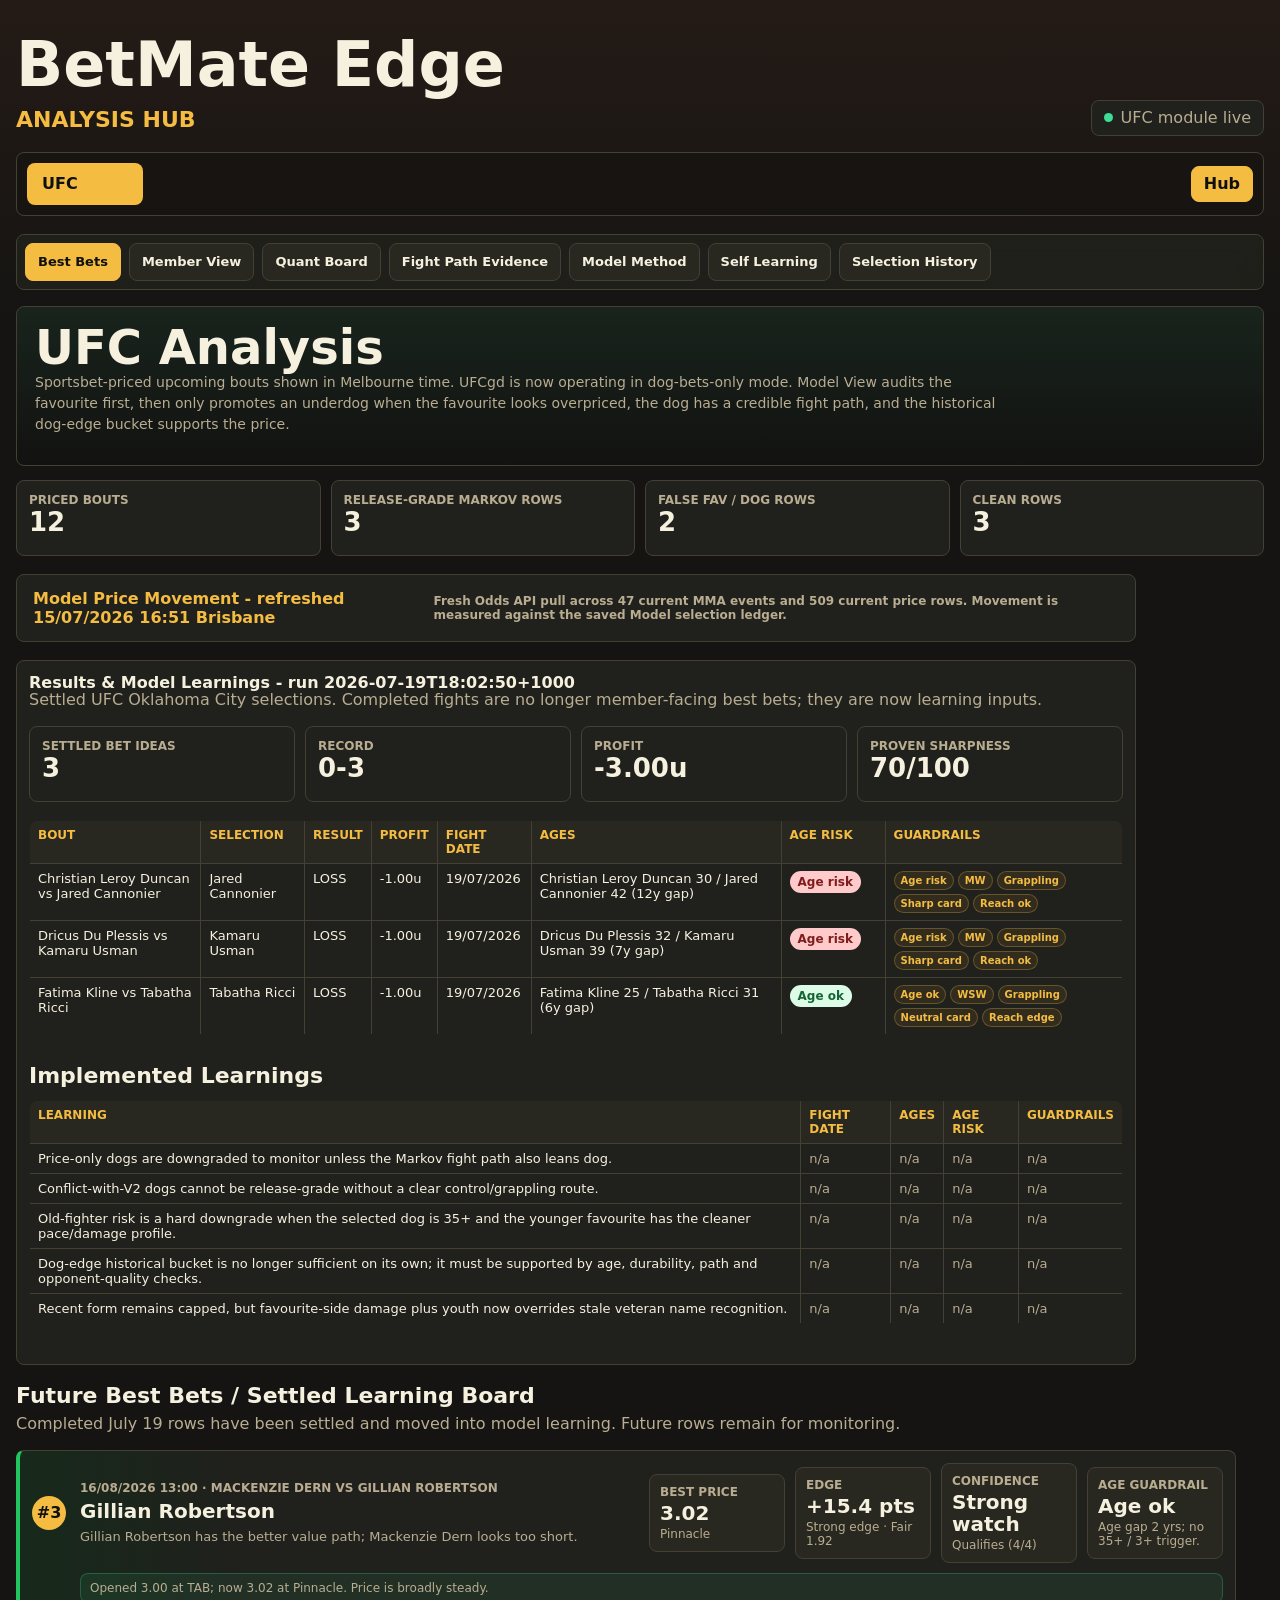
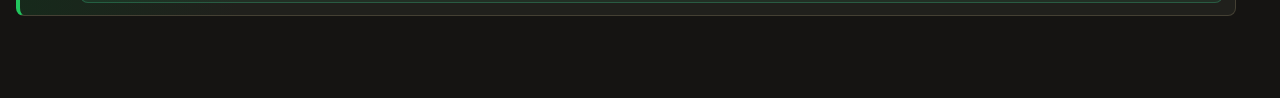
<file: ufcgd.html>
<!doctype html><html><head><meta charset="utf-8"><meta name="viewport" content="width=device-width,initial-scale=1"><title>UFC Analysis</title>
<style>
:root{color-scheme:dark;--bg:#151412;--panel:#20201c;--panel-2:#292820;--border:#444033;--text:#f6f1df;--muted:#b9ad91;--green:#3ddc97;--green-soft:rgba(61,220,151,.16);--gold:#f5bc42;--purple:#a78bfa;--rust:#d96c45;--ink:#10100e}
*{box-sizing:border-box}body{margin:0;min-width:320px;background:linear-gradient(180deg,rgba(217,108,69,.08),transparent 320px),var(--bg);color:var(--text);font-family:Inter,ui-sans-serif,system-ui,-apple-system,BlinkMacSystemFont,"Segoe UI",sans-serif}button{color:inherit;font:inherit}.app-shell{width:min(1280px,calc(100% - 32px));margin:0 auto;padding:28px 0 56px}.app-header{display:flex;justify-content:space-between;gap:20px;align-items:end;padding:8px 0 24px}.subhead,.eyebrow{margin:0;color:var(--gold);font-weight:800;text-transform:uppercase}.subhead{margin-top:8px;font-size:clamp(15px,2vw,22px)}h1,h2,h3,h4,p{margin-top:0}h1{margin-bottom:0;font-size:clamp(32px,6vw,62px);line-height:.95;letter-spacing:0;max-width:860px}h2{margin:0 0 8px;font-size:22px}h3{margin-bottom:16px;font-size:17px;line-height:1.3}p{max-width:1120px;line-height:1.5;color:var(--muted)}.status-strip,.header-link{display:inline-flex;align-items:center;gap:8px;min-height:36px;padding:0 12px;border:1px solid var(--border);border-radius:8px;background:var(--panel);color:var(--muted);white-space:nowrap}.header-link{background:var(--gold);border-color:var(--gold);color:var(--ink);font-weight:900;text-decoration:none}.status-dot{width:9px;height:9px;border-radius:50%;background:var(--green)}.view-tabs{display:flex;gap:8px;flex-wrap:wrap}.top-view-tabs{margin:-8px 0 18px}.hierarchy-tabs{align-items:center;padding:10px;border:1px solid var(--border);border-radius:8px;background:rgba(16,16,14,.34)}.view-tab,.tab-btn{min-height:42px;padding:0 14px;border:1px solid var(--border);border-radius:8px;background:var(--panel-2);font-weight:900;white-space:nowrap;cursor:pointer}.view-tab{display:inline-flex;align-items:center;text-decoration:none}.hierarchy-primary{min-width:116px;border-color:rgba(245,188,66,.76);background:var(--gold);color:var(--ink);box-shadow:inset 0 0 0 1px rgba(245,188,66,.2)}.tabs{position:sticky;top:0;z-index:5;display:flex;gap:8px;flex-wrap:wrap;margin:0 0 20px;padding:10px;border:1px solid var(--border);border-radius:8px;background:rgba(32,32,28,.95);backdrop-filter:blur(10px)}.tab-btn.active{background:var(--gold);color:var(--ink);border-color:var(--gold)}.tab-panel{display:none}.tab-panel.active{display:block}.report-body{display:block}.report-title{padding:18px;margin-bottom:18px;border:1px solid var(--border);border-radius:8px;background:linear-gradient(180deg,rgba(61,220,151,.08),rgba(16,16,14,.45))}.grid{display:grid;grid-template-columns:repeat(4,minmax(0,1fr));gap:12px;margin:18px 0}.tile,.guardrail-box,.bout-card,.best-card,.best-price,.best-stat,.card-grid div{border:1px solid var(--border);border-radius:8px;background:var(--panel);padding:14px}.tile{min-height:96px}.tile>div:first-child,.label,.best-meta,.card-kicker,.card-grid strong{display:block;color:var(--muted);font-size:12px;font-weight:900;text-transform:uppercase}.big{font-size:30px;font-weight:800;color:var(--text)}table{border-collapse:collapse;width:100%;margin:12px 0 28px;background:var(--panel);border:1px solid var(--border);border-radius:8px;overflow:hidden}th,td{border:1px solid var(--border);padding:9px 10px;text-align:left;font-size:13px;vertical-align:top}th{background:var(--panel-2);color:var(--gold);font-size:12px;text-transform:uppercase}td{color:var(--text)}.member-table td{font-size:14px;line-height:1.35}.member-table td:nth-child(11){min-width:420px;white-space:normal}.section-note{margin-top:-4px;margin-bottom:14px;color:var(--muted)}.best-list{display:grid;gap:12px;margin:12px 0 26px;max-width:1220px}.best-card{display:grid;grid-template-columns:46px minmax(280px,1fr) 130px 130px 150px;gap:14px;align-items:center;border-left:5px solid var(--green)}.best-card.edge-elite{border-left-color:var(--green);background:linear-gradient(90deg,rgba(61,220,151,.16),var(--panel) 20%)}.best-card.edge-strong{border-left-color:#22c55e;background:linear-gradient(90deg,rgba(34,197,94,.12),var(--panel) 18%)}.best-card.edge-watch{border-left-color:#f59e0b;background:linear-gradient(90deg,rgba(245,158,11,.14),var(--panel) 18%)}.best-card.edge-low{border-left-color:#64748b}.best-rank{width:34px;height:34px;border-radius:999px;background:var(--gold);color:var(--ink);display:flex;align-items:center;justify-content:center;font-weight:900}.best-main h3{margin:3px 0 5px;font-size:22px}.best-main p{margin:0;color:var(--muted);line-height:1.35}.best-price,.best-stat{min-height:76px;background:var(--panel-2)}.best-price strong,.best-stat strong{display:block;font-size:24px;line-height:1.1;margin:3px 0;color:var(--text)}.best-price span,.best-stat span{display:block;color:var(--muted);font-size:12px}.best-history{grid-column:2/-1;color:var(--muted);background:rgba(61,220,151,.08);border:1px solid rgba(61,220,151,.25);border-radius:8px;padding:8px 10px;font-size:13px}.edge-chip{display:inline-block;border-radius:999px;padding:4px 8px;font-weight:900;font-size:12px;white-space:nowrap}.edge-chip.edge-elite{background:#bbf7d0;color:#065f46}.edge-chip.edge-strong{background:#dcfce7;color:#166534}.edge-chip.edge-watch{background:#fef3c7;color:#854d0e}.edge-chip.edge-low{background:#334155;color:#cbd5e1}.guardrail-box{margin:14px 0 22px;max-width:1120px}.guardrail-box ol{margin:8px 0 0 20px;padding:0;color:var(--muted);line-height:1.5}.bout-card{margin:12px 0 18px;max-width:1180px}.bout-card-head{display:flex;justify-content:space-between;gap:12px;align-items:flex-start;border-bottom:1px solid var(--border);padding-bottom:10px;margin-bottom:12px}.bout-card h3{margin:2px 0 0;font-size:20px}.badge{background:var(--green-soft);color:var(--green);border:1px solid rgba(61,220,151,.35);border-radius:999px;padding:6px 10px;font-weight:900;white-space:nowrap}.card-grid{display:grid;grid-template-columns:repeat(4,minmax(0,1fr));gap:10px;margin-bottom:12px}.card-grid div{background:var(--panel-2)}.card-grid span{font-weight:800;color:var(--text)}.checklist{display:grid;grid-template-columns:repeat(4,minmax(0,1fr));gap:8px;list-style:none;margin:8px 0 0;padding:0}.checklist li{border:1px solid var(--border);border-radius:8px;padding:8px;background:var(--panel-2);color:var(--muted)}.checklist span{font-weight:900;margin-right:4px}.checklist .pass span,.goodcell,.good{color:var(--green)}.checklist .miss span,.bad{color:var(--rust)}.warncell,.warn{font-weight:800;color:#f59e0b}.mutedcell{color:var(--muted)}.tag{font-weight:800}.back-link{margin-left:auto}@media(max-width:900px){.app-shell{width:min(100% - 24px,1280px);padding-top:18px}.app-header{align-items:flex-start;flex-direction:column}.tabs{overflow-x:auto;flex-wrap:nowrap}.grid{grid-template-columns:repeat(2,minmax(0,1fr))}.best-card{grid-template-columns:38px 1fr}.best-price,.best-stat,.best-history{grid-column:2}table{display:block;overflow-x:auto;white-space:nowrap}.card-grid,.checklist{grid-template-columns:1fr}.bout-card-head{flex-direction:column}}
</style></head><body>
<style>
.guardrail-intel{border:1px solid rgba(245,188,66,.35);border-radius:8px;background:rgba(32,32,28,.86);padding:14px;margin:14px 0 22px;max-width:1220px}.guardrail-intel h2{margin:0 0 8px}.guardrail-intel-grid{display:grid;grid-template-columns:repeat(auto-fit,minmax(190px,1fr));gap:10px}.guardrail-intel-card{border:1px solid var(--border);border-radius:8px;background:var(--panel);padding:12px;min-height:106px}.guardrail-intel-card strong{display:block;color:var(--gold);font-size:12px;text-transform:uppercase;margin-bottom:6px}.guardrail-intel-card span{display:block;color:var(--text);font-weight:900;margin-bottom:4px}.guardrail-intel-card p{margin:0;font-size:12px;line-height:1.35}.best-card{grid-template-columns:46px minmax(250px,1fr) repeat(4,minmax(118px,145px))}.best-card .best-stat strong{font-size:17px}.age-risk-chip{display:inline-block;border-radius:999px;padding:4px 8px;font-weight:900;font-size:12px;white-space:nowrap}.age-risk-high{background:#fecaca;color:#7f1d1d}.age-risk-watch{background:#fef3c7;color:#854d0e}.age-risk-clear{background:#dcfce7;color:#166534}.guardrail-tag-list{display:flex;flex-wrap:wrap;gap:4px;min-width:170px}.guardrail-tag{display:inline-block;border-radius:999px;border:1px solid rgba(245,188,66,.28);background:rgba(245,188,66,.08);color:var(--gold);padding:3px 7px;font-size:11px;font-weight:900;white-space:nowrap}.age-note{color:var(--muted);font-size:11px;line-height:1.35}.intel-age-cell{min-width:178px}.intel-date-cell{white-space:nowrap}.intel-risk-cell{min-width:124px}@media(max-width:900px){.guardrail-intel-grid{grid-template-columns:1fr}.guardrail-intel-card{min-height:auto}.best-card{grid-template-columns:38px 1fr}.best-price,.best-stat,.best-history{grid-column:2}}
.clean-shell .report-title{padding:16px 18px;margin-bottom:14px}.clean-shell .report-title h1{font-size:clamp(30px,4.5vw,48px);line-height:1.02}.clean-shell .report-title p{max-width:980px;font-size:14px}.clean-shell .grid{grid-template-columns:repeat(4,minmax(150px,1fr));gap:10px;margin:14px 0 18px}.clean-shell .tile{min-height:76px;padding:12px}.clean-shell .big{font-size:26px}.clean-shell .tabs{margin-bottom:16px;padding:8px}.clean-shell .tab-btn{min-height:38px;padding:0 12px;font-size:13px}.clean-shell .best-list{gap:10px}.clean-shell .best-card{grid-template-columns:38px minmax(260px,1fr) repeat(4,minmax(112px,136px));gap:10px;padding:12px;border-left-width:4px}.clean-shell .best-main h3{font-size:20px;margin-bottom:4px}.clean-shell .best-main p{font-size:13px}.clean-shell .best-price,.clean-shell .best-stat{min-height:66px;padding:10px}.clean-shell .best-price strong,.clean-shell .best-stat strong{font-size:20px}.clean-shell .best-history{font-size:12px;padding:7px 9px}.clean-shell .guardrail-box{padding:12px;margin:12px 0 18px}.clean-shell .price-movement-detail{max-width:1220px}.clean-shell .price-movement-detail>summary{display:flex;align-items:center;justify-content:space-between;gap:10px;min-height:42px;padding:0 4px;cursor:pointer;font-weight:900;color:var(--gold);list-style:none}.clean-shell .price-movement-detail>summary::-webkit-details-marker{display:none}.clean-shell .price-movement-detail>summary span{color:var(--muted);font-size:12px;font-weight:800}.clean-shell .price-movement-detail table{margin-bottom:8px}.clean-shell table{font-size:12px}.clean-shell th,.clean-shell td{padding:7px 8px}.clean-shell .member-table td{font-size:13px}.clean-shell .member-table td:nth-child(11){min-width:330px}.clean-shell .guardrail-intel{padding:12px}.clean-shell .guardrail-intel-card{min-height:auto}.clean-shell .guardrail-intel-card p{font-size:11px}.clean-shell .guardrail-tag-list{min-width:132px}.clean-shell .guardrail-tag{font-size:10px;padding:3px 6px}.clean-shell .intel-age-cell{min-width:148px}.clean-shell .intel-risk-cell{min-width:104px}@media(max-width:1100px){.clean-shell .best-card{grid-template-columns:38px minmax(220px,1fr) repeat(2,minmax(112px,1fr))}.clean-shell .best-history{grid-column:2/-1}}@media(max-width:900px){.clean-shell .grid{grid-template-columns:repeat(2,minmax(0,1fr))}.clean-shell .best-card{grid-template-columns:38px 1fr}.clean-shell .best-price,.clean-shell .best-stat,.clean-shell .best-history{grid-column:2}.clean-shell .price-movement-detail>summary{align-items:flex-start;flex-direction:column;padding:8px 4px}.clean-shell table{display:block;overflow-x:auto;white-space:nowrap}}
</style>
<main class="app-shell clean-shell">
<header class="app-header">
  <div>
    <h1>BetMate Edge</h1>
    <p class="subhead">Analysis Hub</p>
  </div>
  <div class="status-strip"><span class="status-dot"></span><span>UFC module live</span></div>
</header>
<nav class="view-tabs top-view-tabs hierarchy-tabs" aria-label="Analysis hierarchy">
  <a class="view-tab hierarchy-primary" href="./ufcgd.html">UFC</a>
  <a class="header-link back-link" href="./">Hub</a>
</nav>
<div class="tabs">
<button class="tab-btn active" data-tab="summary">Best Bets</button>
<button class="tab-btn" data-tab="member">Member View</button>
<button class="tab-btn" data-tab="quant">Quant Board</button>
<button class="tab-btn" data-tab="drivers">Fight Path Evidence</button>
<button class="tab-btn" data-tab="method">Model Method</button>
<button class="tab-btn" data-tab="learning">Self Learning</button>
<button class="tab-btn" data-tab="history">Selection History</button>
</div>
<section class="report-body">
<div class="report-title">
<h1>UFC Analysis</h1>
<p>Sportsbet-priced upcoming bouts shown in Melbourne time. UFCgd is now operating in dog-bets-only mode. Model View audits the favourite first, then only promotes an underdog when the favourite looks overpriced, the dog has a credible fight path, and the historical dog-edge bucket supports the price.</p>
</div>
<div class="grid"><div class="tile"><div>Priced Bouts</div><div class="big">12</div></div><div class="tile"><div>Release-Grade Markov Rows</div><div class="big">3</div></div><div class="tile"><div>False Fav / Dog Rows</div><div class="big">2</div></div><div class="tile"><div>Clean Rows</div><div class="big">3</div></div></div>
<div class="guardrail-box">
<strong>Model Price Movement - refreshed 15/07/2026 16:51 Brisbane</strong>
<p class="section-note">Fresh Odds API pull across 47 current MMA events and 509 current price rows. Movement is measured against the saved Model selection ledger.</p>
<table class="member-table"><thead><tr><th>Bout</th><th>Selection</th><th>Ledger Price</th><th>Current Best</th><th>Sportsbet</th><th>Pinnacle</th><th>Betfair</th><th>Move</th><th>Model Note</th></tr></thead><tbody><tr><td>Mackenzie Dern vs Gillian Robertson</td><td>Gillian Robertson</td><td>3.00 TAB</td><td>3.02 Pinnacle</td><td>2.72</td><td>3.02</td><td>-</td><td><span class="edge-chip edge-strong">Steady 0.7%</span></td><td>No urgent market signal. Edge remains model-led rather than price-move-led.</td></tr></tbody></table>
</div>
<section id="summary" class="tab-panel active">

<!-- UFCGD_RESULTS_PANEL_START -->
<div class="guardrail-box" data-results-learning-panel>
<strong>Results & Model Learnings - run 2026-07-19T18:02:50+1000</strong>
<p class="section-note">Settled UFC Oklahoma City selections. Completed fights are no longer member-facing best bets; they are now learning inputs.</p>
<div class="grid">
  <div class="tile"><div>Settled Bet Ideas</div><div class="big">3</div></div>
  <div class="tile"><div>Record</div><div class="big">0-3</div></div>
  <div class="tile"><div>Profit</div><div class="big">-3.00u</div></div>
  <div class="tile"><div>Proven Sharpness</div><div class="big">70/100</div></div>
</div>
<table><thead><tr><th>Bout</th><th>Selection</th><th>Result</th><th>Profit</th></tr></thead><tbody><tr><td>Christian Leroy Duncan vs Jared Cannonier</td><td>Jared Cannonier</td><td>LOSS</td><td>-1.00u</td></tr><tr><td>Dricus Du Plessis vs Kamaru Usman</td><td>Kamaru Usman</td><td>LOSS</td><td>-1.00u</td></tr><tr><td>Fatima Kline vs Tabatha Ricci</td><td>Tabatha Ricci</td><td>LOSS</td><td>-1.00u</td></tr></tbody></table>
<h2>Implemented Learnings</h2>
<table><thead><tr><th>Learning</th></tr></thead><tbody><tr><td>Price-only dogs are downgraded to monitor unless the Markov fight path also leans dog.</td></tr><tr><td>Conflict-with-V2 dogs cannot be release-grade without a clear control/grappling route.</td></tr><tr><td>Old-fighter risk is a hard downgrade when the selected dog is 35+ and the younger favourite has the cleaner pace/damage profile.</td></tr><tr><td>Dog-edge historical bucket is no longer sufficient on its own; it must be supported by age, durability, path and opponent-quality checks.</td></tr><tr><td>Recent form remains capped, but favourite-side damage plus youth now overrides stale veteran name recognition.</td></tr></tbody></table>
</div>
<!-- UFCGD_RESULTS_PANEL_END -->

<h2>Future Best Bets / Settled Learning Board</h2>
<p class="section-note">Completed July 19 rows have been settled and moved into model learning. Future rows remain for monitoring.</p>
<div class="best-list">
<article class="best-card edge-strong">
  <div class="best-rank">#3</div>
  <div class="best-main">
    <div class="best-meta">16/08/2026 13:00 · Mackenzie Dern vs Gillian Robertson</div>
    <h3>Gillian Robertson</h3>
    <p>Gillian Robertson has the better value path; Mackenzie Dern looks too short.</p>
  </div>
  <div class="best-price">
    <span class="label">Best Price</span>
    <strong>3.02</strong>
    <span>Pinnacle</span>
  </div>
  <div class="best-stat">
    <span class="label">Edge</span>
    <strong>+15.4 pts</strong>
    <span>Strong edge · Fair 1.92</span>
  </div>
  <div class="best-stat">
    <span class="label">Confidence</span>
    <strong>Strong watch</strong>
    <span>Qualifies (4/4)</span>
  </div>
  <div class="best-history">Opened 3.00 at TAB; now 3.02 at Pinnacle. Price is broadly steady.</div>
</article></div>
</section>
<section id="member" class="tab-panel">
<h2>Member View</h2>
<p class="section-note">Decision-first board. Technical profile detail is in Fight Path Evidence.</p>
<div class="guardrail-box"><strong>Dog-Bets-Only Guardrail</strong><ol><li>Historical dog bucket has positive ROI.</li><li>Dog edge is at least 5 percentage points.</li><li>Sample quality is usable or clean.</li><li>The dog has a credible fight path, not just a cheap price.</li><li>Favourite edges are pass/filter-only, not selections.</li></ol></div>
<h2>Qualifying Bouts</h2>

<article class="bout-card">
  <div class="bout-card-head">
    <div>
      <div class="card-kicker">19/07/2026 11:45</div>
      <h3>Dricus Du Plessis vs Kamaru Usman</h3>
    </div>
    <div class="badge">Qualifies (4/4)</div>
  </div>
  <div class="card-grid">
    <div><strong>Model View</strong><span>Kamaru Usman</span></div>
    <div><strong>Playable Side</strong><span>Kamaru Usman at 3.10 @ Betfair | fair 1.79</span></div>
    <div><strong>Dog Edge</strong><span>24.5 pts</span></div>
    <div><strong>Market Check</strong><span>Best of 36 books</span></div>
    <div><strong>Historical Support</strong><span>Dog edge 5%+: 54 bets, 74.07% hit, 12.04% ROI</span></div>
  </div>
  <p>Kamaru Usman is not being priced like a real chance, but his clearest route is to slow the fight down, win clinch/wrestling minutes and make Dricus Du Plessis work harder than the market expects. Model&#x27;s non-market read has the fight path with Kamaru Usman, overall profile with Kamaru Usman, recent form with Dricus Du Plessis, and finishing threat with Dricus Du Plessis. The fresh market has shortened Usman from the saved 3.50 ledger price to 3.10 best on Betfair, so the original number has beaten the current market. That is a good sign for the read, but it also means the new entry is less attractive and still needs fight-week confirmation.</p>
  <h4>Selection Guardrail</h4>
  <ul class="checklist"><li class="pass"><span>PASS</span> Historical dog bucket</li><li class="pass"><span>PASS</span> Dog edge &gt;= 5 pts</li><li class="pass"><span>PASS</span> Usable sample</li><li class="pass"><span>PASS</span> Dog has a credible fight path</li></ul>
</article>
<article class="bout-card">
  <div class="bout-card-head">
    <div>
      <div class="card-kicker">19/07/2026 09:45</div>
      <h3>Fatima Kline vs Tabatha Ricci</h3>
    </div>
    <div class="badge">Qualifies (4/4)</div>
  </div>
  <div class="card-grid">
    <div><strong>Model View</strong><span>Fatima Kline</span></div>
    <div><strong>Playable Side</strong><span>Tabatha Ricci at 4.46 @ Pinnacle | fair 2.03</span></div>
    <div><strong>Dog Edge</strong><span>21.7 pts</span></div>
    <div><strong>Market Check</strong><span>Best of 31 books</span></div>
    <div><strong>Historical Support</strong><span>Dog edge 5%+: 54 bets, 74.07% hit, 12.04% ROI</span></div>
  </div>
  <p>Fatima Kline may still win, but the market is charging a premium price for her. Model has Fatima Kline only around 50.7%, not a 1.29 type of favorite. Tabatha Ricci&#x27;s route is to turn this into a grinding fight, extend control time and keep rounds close. The non-market profile splits this fight: form/finish lean Fatima Kline, but fight path gives Tabatha Ricci enough of a route that 4.46 versus fair 2.03 becomes the value. The key market point is that Pinnacle has drifted Ricci wider than the saved 4.25 ledger price, so Model should treat this as the highest-priority confirmation watch rather than a blind release.</p>
  <h4>Selection Guardrail</h4>
  <ul class="checklist"><li class="pass"><span>PASS</span> Historical dog bucket</li><li class="pass"><span>PASS</span> Dog edge &gt;= 5 pts</li><li class="pass"><span>PASS</span> Usable sample</li><li class="pass"><span>PASS</span> Dog has a credible fight path</li></ul>
</article>
<article class="bout-card">
  <div class="bout-card-head">
    <div>
      <div class="card-kicker">16/08/2026 13:00</div>
      <h3>Mackenzie Dern vs Gillian Robertson</h3>
    </div>
    <div class="badge">Qualifies (4/4)</div>
  </div>
  <div class="card-grid">
    <div><strong>Model View</strong><span>Gillian Robertson</span></div>
    <div><strong>Playable Side</strong><span>Gillian Robertson at 3.02 @ Pinnacle | fair 1.92</span></div>
    <div><strong>Dog Edge</strong><span>15.4 pts</span></div>
    <div><strong>Market Check</strong><span>Best of 26 books</span></div>
    <div><strong>Historical Support</strong><span>Dog edge 5%+: 54 bets, 74.07% hit, 12.04% ROI</span></div>
  </div>
  <p>Model makes Gillian Robertson the more likely winner at about 52.2%. The simple read: Gillian Robertson has the better repeatable path to bank minutes, especially if the fight spends time in clinch, grappling or top-control positions. The overall non-market profile says: Form dog | Finish fav | Profile even | Fight path dog. The market is still treating Mackenzie Dern like the clear side, and Robertson is broadly steady from 3.00 to 3.02 at Pinnacle.</p>
  <h4>Selection Guardrail</h4>
  <ul class="checklist"><li class="pass"><span>PASS</span> Historical dog bucket</li><li class="pass"><span>PASS</span> Dog edge &gt;= 5 pts</li><li class="pass"><span>PASS</span> Usable sample</li><li class="pass"><span>PASS</span> Dog has a credible fight path</li></ul>
</article>
<h2>Value / Watchlist</h2>
<table class="member-table"><thead><tr><th>Time</th><th>Bout</th><th>Model View</th><th>Action</th><th>Price</th><th>Edge</th><th>Best Book</th><th>Guardrail</th><th>Historical Support</th><th>Confidence</th><th>Why</th></tr></thead><tbody><tr><td>16/08/2026 13:00</td><td>Mackenzie Dern vs Gillian Robertson</td><td>Gillian Robertson</td><td>Dog candidate: Gillian Robertson</td><td>Gillian Robertson 3.02 @ Pinnacle | fair 1.92</td><td><span class="edge-chip edge-strong">+15.4 pts dog</span></td><td>Pinnacle</td><td>Qualifies (4/4)</td><td>Dog edge 5%+: 54 bets, 74.07% hit, 12.04% ROI</td><td>Strong watch</td><td>Model makes Gillian Robertson the more likely winner at about 52.2%. The simple read: Gillian Robertson has the better repeatable path to bank minutes, especially if the fight spends time in clinch, grappling or top-control positions. The overall non-market profile says: Form dog | Finish fav | Profile even | Fight path dog. The market is still treating Mackenzie Dern like the clear side, so 3.02 at Pinnacle remains too generous.</td></tr></tbody></table>
<h2>Monitor / Pass</h2>
<table class="member-table"><thead><tr><th>Time</th><th>Bout</th><th>Model View</th><th>Action</th><th>Price</th><th>Edge</th><th>Best Book</th><th>Guardrail</th><th>Historical Support</th><th>Confidence</th><th>Why</th></tr></thead><tbody><tr><td>19/07/2026 07:00</td><td>Seok Hyun Ko vs Jean-Paul Lebosnoyani</td><td>Jean-Paul Lebosnoyani</td><td class="mutedcell">Monitor only</td><td>Seok Hyun Ko 1.5 @ BetOnline.ag | fair 2.58</td><td><span class="edge-chip edge-watch">25.4 pts</span></td><td>BetOnline.ag</td><td>Does not qualify (2/4)</td><td>No strong historical bucket</td><td>Low</td><td>Model leans Jean-Paul Lebosnoyani, but there is not enough reliable UFC evidence yet. Profile check: Form dog | Finish even | Profile dog | Fight path dog. Treat this as a watch-only fight: look for weigh-in signals, late market movement and any camp news before taking it seriously.</td></tr><tr><td>19/07/2026 07:00</td><td>Alden Coria vs Stewart Nicoll</td><td>Alden Coria</td><td class="mutedcell">Monitor only</td><td>Alden Coria 1.12 @ PlayUp | fair 1.48</td><td><span class="edge-chip edge-watch">20.6 pts</span></td><td>PlayUp</td><td>Does not qualify (2/4)</td><td>No strong historical bucket</td><td>Low</td><td>Model leans Alden Coria, but there is not enough reliable UFC evidence yet. Profile check: Form fav | Finish fav | Profile fav | Fight path fav. Treat this as a watch-only fight: look for weigh-in signals, late market movement and any camp news before taking it seriously.</td></tr><tr><td>19/07/2026 10:45</td><td>Chase Hooper vs Mitch Ramirez</td><td>Chase Hooper</td><td class="mutedcell">Monitor only</td><td>Chase Hooper 1.33 @ PlayUp | fair 1.59</td><td><span class="edge-chip edge-watch">10.0 pts</span></td><td>PlayUp</td><td>Does not qualify (1/4)</td><td>No strong historical bucket</td><td>Low</td><td>Model leans Chase Hooper, but there is not enough reliable UFC evidence yet. Profile check: Form fav | Finish fav | Profile fav | Fight path fav. Treat this as a watch-only fight: look for weigh-in signals, late market movement and any camp news before taking it seriously.</td></tr><tr><td>19/07/2026 07:00</td><td>Alberto Montes vs Tommy McMillen</td><td>Tommy McMillen</td><td class="mutedcell">Monitor only</td><td>Alberto Montes 2.0 @ Caesars | fair 2.19</td><td><span class="edge-chip edge-low">6.7 pts</span></td><td>Caesars</td><td>Does not qualify (1/4)</td><td>No strong historical bucket</td><td>Low</td><td>Model leans Tommy McMillen, but there is not enough reliable UFC evidence yet. Profile check: Form even | Finish dog | Profile even | Fight path even. Treat this as a watch-only fight: look for weigh-in signals, late market movement and any camp news before taking it seriously.</td></tr><tr><td>19/07/2026 07:00</td><td>Jose Delgado vs Austin Bashi</td><td>Jose Delgado</td><td class="mutedcell">Monitor only</td><td>Jose Delgado 1.96 @ 1xBet | fair 1.78</td><td><span class="edge-chip edge-low">6.7 pts</span></td><td>1xBet</td><td>Does not qualify (1/4)</td><td>No strong historical bucket</td><td>Low</td><td>Model leans Jose Delgado, but there is not enough reliable UFC evidence yet. Profile check: Form fav | Finish fav | Profile fav | Fight path dog. Treat this as a watch-only fight: look for weigh-in signals, late market movement and any camp news before taking it seriously.</td></tr><tr><td>18/07/2026 19:00</td><td>Levi Rodrigues vs Felipe Franco</td><td>Levi Rodrigues</td><td class="mutedcell">Monitor only</td><td>Levi Rodrigues 1.56 @ Caesars | fair 1.78</td><td><span class="edge-chip edge-low">6.6 pts</span></td><td>Caesars</td><td>Does not qualify (0/4)</td><td>No strong historical bucket</td><td>Low</td><td>Model leans Levi Rodrigues, but there is not enough reliable UFC evidence yet. Profile check: Form even | Finish even | Profile fav | Fight path even. Treat this as a watch-only fight: look for weigh-in signals, late market movement and any camp news before taking it seriously.</td></tr><tr><td>26/07/2026 02:00</td><td>Magomed Ankalaev vs Khalil Rountree</td><td>Magomed Ankalaev</td><td class="mutedcell">Monitor only</td><td>Magomed Ankalaev 1.33 @ Paddy Power | fair 1.49</td><td><span class="edge-chip edge-low">5.4 pts</span></td><td>Paddy Power</td><td>Does not qualify (0/4)</td><td>No strong historical bucket</td><td>Low</td><td>Model leans Magomed Ankalaev, but there is not enough reliable UFC evidence yet. Profile check: Form fav | Finish fav | Profile fav | Fight path fav. Treat this as a watch-only fight: look for weigh-in signals, late market movement and any camp news before taking it seriously.</td></tr><tr><td>16/08/2026 14:00</td><td>Islam Makhachev vs Ian Garry</td><td>Islam Makhachev</td><td class="mutedcell">Monitor only</td><td>Islam Makhachev 1.29 @ DraftKings | fair 1.31</td><td><span class="edge-chip edge-low">2.4 pts</span></td><td>DraftKings</td><td>Does not qualify (0/4)</td><td>No strong historical bucket</td><td>Low</td><td>Model leans Islam Makhachev, but there is not enough reliable UFC evidence yet. Profile check: Form fav | Finish fav | Profile fav | Fight path fav. Treat this as a watch-only fight: look for weigh-in signals, late market movement and any camp news before taking it seriously.</td></tr></tbody></table>
</section>
<section id="quant" class="tab-panel">
<h2>Priority Rows</h2><table><thead><tr><th>event_time_melbourne</th><th>favorite</th><th>underdog</th><th>sportsbet_fav_decimal</th><th>sportsbet_dog_decimal</th><th>best_fav_book</th><th>best_fav_price</th><th>best_dog_book</th><th>best_dog_price</th><th>book_count</th><th>market_fav_pct</th><th>markov_fav_pct</th><th>fav_edge_pts</th><th>markov_dog_pct</th><th>dog_edge_pts</th><th>verdict</th><th>action_tier</th><th>markov_lean</th><th>model_alignment</th><th>data_quality</th><th>driver</th></tr></thead><tbody><tr><td>19/07/2026 11:45</td><td>Dricus Du Plessis</td><td>Kamaru Usman</td><td>1.36</td><td>2.93</td><td>DraftKings</td><td>1.39</td><td>Betfair</td><td>3.10</td><td>36</td><td>70.0</td><td>44.1</td><td>-26.0</td><td>55.9</td><td>24.5</td><td>False Favorite / Value Dog</td><td>Dog Watch: Split Model</td><td>Kamaru Usman</td><td>Conflict with V2</td><td>clean</td><td>control momentum dog; damage chain fav</td></tr><tr><td>19/07/2026 09:45</td><td>Fatima Kline</td><td>Tabatha Ricci</td><td>1.29</td><td>3.90</td><td>DraftKings</td><td>1.31</td><td>Pinnacle</td><td>4.46</td><td>31</td><td>73.7</td><td>50.7</td><td>-23.0</td><td>49.3</td><td>21.7</td><td>Favorite Overpriced / Dog Value</td><td>Dog Watch: Price Only</td><td>Fatima Kline</td><td>Conflict with V2</td><td>usable</td><td>control momentum dog; damage chain fav; recent form fav</td></tr><tr><td>16/08/2026 13:00</td><td>Mackenzie Dern</td><td>Gillian Robertson</td><td>1.44</td><td>2.72</td><td>DraftKings</td><td>1.51</td><td>Pinnacle</td><td>3.02</td><td>26</td><td>65.4</td><td>47.8</td><td>-17.6</td><td>52.2</td><td>15.4</td><td>False Favorite / Value Dog</td><td>Dog Watch: Markov-Only</td><td>Gillian Robertson</td><td>Markov-only</td><td>clean</td><td>control momentum dog; damage chain fav</td></tr></tbody></table>
<h2>Full Upcoming Markov Board</h2><table><thead><tr><th>event_time_melbourne</th><th>favorite</th><th>underdog</th><th>sportsbet_fav_decimal</th><th>sportsbet_dog_decimal</th><th>best_fav_book</th><th>best_fav_price</th><th>best_dog_book</th><th>best_dog_price</th><th>book_count</th><th>market_fav_pct</th><th>markov_fav_pct</th><th>fav_edge_pts</th><th>markov_dog_pct</th><th>dog_edge_pts</th><th>verdict</th><th>action_tier</th><th>markov_lean</th><th>model_alignment</th><th>data_quality</th><th>driver</th></tr></thead><tbody><tr><td>19/07/2026 07:00</td><td>Seok Hyun Ko</td><td>Jean-Paul Lebosnoyani</td><td>1.48</td><td>2.66</td><td>BetOnline.ag</td><td>1.5</td><td>BetOnline.ag</td><td>2.7</td><td>26</td><td>64.3</td><td>38.8</td><td>-25.4</td><td>61.2</td><td>23.6</td><td>Watch: Thin Markov Sample</td><td>No Bet / Monitor</td><td>Jean-Paul Lebosnoyani</td><td>Aligned with V2</td><td>thin</td><td>control momentum dog; recent form dog; posterior skill dog</td></tr><tr><td>19/07/2026 11:45</td><td>Dricus Du Plessis</td><td>Kamaru Usman</td><td>1.36</td><td>2.93</td><td>DraftKings</td><td>1.39</td><td>Betfair</td><td>3.10</td><td>36</td><td>70.0</td><td>44.1</td><td>-26.0</td><td>55.9</td><td>24.5</td><td>False Favorite / Value Dog</td><td>Dog Watch: Split Model</td><td>Kamaru Usman</td><td>Conflict with V2</td><td>clean</td><td>control momentum dog; damage chain fav</td></tr><tr><td>19/07/2026 09:45</td><td>Fatima Kline</td><td>Tabatha Ricci</td><td>1.29</td><td>3.90</td><td>DraftKings</td><td>1.31</td><td>Pinnacle</td><td>4.46</td><td>31</td><td>73.7</td><td>50.7</td><td>-23.0</td><td>49.3</td><td>21.7</td><td>Favorite Overpriced / Dog Value</td><td>Dog Watch: Price Only</td><td>Fatima Kline</td><td>Conflict with V2</td><td>usable</td><td>control momentum dog; damage chain fav; recent form fav</td></tr><tr><td>19/07/2026 07:00</td><td>Alden Coria</td><td>Stewart Nicoll</td><td>1.08</td><td>8.0</td><td>PlayUp</td><td>1.12</td><td>Ladbrokes</td><td>8.25</td><td>30</td><td>88.1</td><td>67.5</td><td>-20.6</td><td>32.5</td><td>20.0</td><td>Watch: Thin Markov Sample</td><td>No Bet / Monitor</td><td>Alden Coria</td><td>Markov-only</td><td>thin</td><td>posterior skill fav; recent form fav; damage chain fav</td></tr><tr><td>16/08/2026 13:00</td><td>Mackenzie Dern</td><td>Gillian Robertson</td><td>1.44</td><td>2.72</td><td>DraftKings</td><td>1.51</td><td>Pinnacle</td><td>3.02</td><td>26</td><td>65.4</td><td>47.8</td><td>-17.6</td><td>52.2</td><td>15.4</td><td>False Favorite / Value Dog</td><td>Dog Watch: Markov-Only</td><td>Gillian Robertson</td><td>Markov-only</td><td>clean</td><td>control momentum dog; damage chain fav</td></tr><tr><td>19/07/2026 11:15</td><td>Christian Leroy Duncan</td><td>Jared Cannonier</td><td>1.35</td><td>3.57</td><td>PlayUp</td><td>1.38</td><td>Betsson / Betfair</td><td>3.90</td><td>33</td><td>70.4</td><td>55.3</td><td>-15.0</td><td>44.7</td><td>13.5</td><td>Favorite Overpriced / Dog Value</td><td>Dog Price Watch</td><td>Christian Leroy Duncan</td><td>Aligned with V2</td><td>clean</td><td>posterior skill fav; recent form fav; damage chain fav</td></tr><tr><td>19/07/2026 10:45</td><td>Chase Hooper</td><td>Mitch Ramirez</td><td>1.3</td><td>3.52</td><td>PlayUp</td><td>1.33</td><td>BetOnline.ag</td><td>3.7</td><td>31</td><td>73.0</td><td>63.1</td><td>-10.0</td><td>36.9</td><td>8.5</td><td>Watch: Thin Markov Sample</td><td>No Bet / Monitor</td><td>Chase Hooper</td><td>Aligned with V2</td><td>thin</td><td>posterior skill fav; recent form fav; control momentum fav</td></tr><tr><td>19/07/2026 07:00</td><td>Alberto Montes</td><td>Tommy McMillen</td><td>1.83</td><td>2.01</td><td>Caesars</td><td>2.0</td><td>1xBet</td><td>2.08</td><td>32</td><td>52.3</td><td>45.6</td><td>-6.7</td><td>54.4</td><td>4.7</td><td>Watch: Thin Markov Sample</td><td>No Bet / Monitor</td><td>Tommy McMillen</td><td>Aligned with V2</td><td>thin</td><td>damage chain dog; control momentum fav</td></tr><tr><td>19/07/2026 07:00</td><td>Jose Delgado</td><td>Austin Bashi</td><td>1.86</td><td>1.98</td><td>1xBet</td><td>1.96</td><td>Caesars</td><td>2.1</td><td>28</td><td>51.6</td><td>56.2</td><td>4.7</td><td>43.8</td><td>-6.7</td><td>Watch: Thin Markov Sample</td><td>No Bet / Monitor</td><td>Jose Delgado</td><td>Aligned with V2</td><td>thin</td><td>control momentum dog; damage chain fav; posterior skill fav</td></tr><tr><td>18/07/2026 19:00</td><td>Levi Rodrigues</td><td>Felipe Franco</td><td>1.51</td><td>2.56</td><td>Caesars</td><td>1.56</td><td>Ladbrokes</td><td>2.7</td><td>31</td><td>62.9</td><td>56.3</td><td>-6.6</td><td>43.7</td><td>4.6</td><td>Watch: Thin Markov Sample</td><td>No Bet / Monitor</td><td>Levi Rodrigues</td><td>Markov-only</td><td>thin</td><td>posterior skill fav</td></tr><tr><td>26/07/2026 02:00</td><td>Magomed Ankalaev</td><td>Khalil Rountree</td><td>1.3</td><td>3.4</td><td>Paddy Power</td><td>1.33</td><td>1xBet</td><td>3.75</td><td>30</td><td>72.3</td><td>66.9</td><td>-5.4</td><td>33.1</td><td>3.7</td><td>Watch: Thin Markov Sample</td><td>No Bet / Monitor</td><td>Magomed Ankalaev</td><td>Markov-only</td><td>thin</td><td>posterior skill fav; recent form fav; damage chain fav</td></tr><tr><td>16/08/2026 14:00</td><td>Islam Makhachev</td><td>Ian Garry</td><td>1.25</td><td>3.85</td><td>DraftKings</td><td>1.29</td><td>1xBet</td><td>4.12</td><td>24</td><td>75.5</td><td>76.5</td><td>1.0</td><td>23.5</td><td>-2.4</td><td>Watch: Thin Markov Sample</td><td>No Bet / Monitor</td><td>Islam Makhachev</td><td>Markov-only</td><td>thin</td><td>posterior skill fav; recent form fav; control momentum fav</td></tr></tbody></table>
</section>
<section id="drivers" class="tab-panel">
<h2>Fight Path Evidence</h2><table><thead><tr><th>event_time_melbourne</th><th>favorite</th><th>underdog</th><th>fav_ufc_fights</th><th>dog_ufc_fights</th><th>fav_markov_fights</th><th>dog_markov_fights</th><th>weight_overall</th><th>weight_path</th><th>weight_finish</th><th>weight_recent</th><th>weight_certainty</th><th>recent_side_quality</th><th>recent_profile</th><th>finish_profile</th><th>overall_profile</th><th>markov_path</th><th>control_diff</th><th>damage_diff</th><th>deficit_diff</th><th>recovery_diff</th><th>driver</th><th>notes</th></tr></thead><tbody><tr><td>19/07/2026 07:00</td><td>Seok Hyun Ko</td><td>Jean-Paul Lebosnoyani</td><td>0</td><td>1</td><td>0</td><td>1</td><td>0.466</td><td>0.318</td><td>0.136</td><td>0.08</td><td>0.834</td><td>-0.0</td><td>-1.0</td><td>0.0</td><td>-0.395</td><td>-0.6</td><td>-1.0</td><td>0.0</td><td>0.0</td><td>0.0</td><td>control momentum dog; recent form dog; posterior skill dog</td><td>Not release-grade until more reliable market/news confirmation.</td></tr><tr><td>19/07/2026 11:45</td><td>Dricus Du Plessis</td><td>Kamaru Usman</td><td>10</td><td>19</td><td>10</td><td>19</td><td>0.474</td><td>0.326</td><td>0.174</td><td>0.026</td><td>0.685</td><td>0.055</td><td>0.04</td><td>0.175</td><td>-0.48</td><td>-0.129</td><td>-0.35</td><td>0.11</td><td>0.001</td><td>0.047</td><td>control momentum dog; damage chain fav</td><td>Release only if price remains available and weigh-in/news checks are clean.</td></tr><tr><td>19/07/2026 09:45</td><td>Fatima Kline</td><td>Tabatha Ricci</td><td>4</td><td>11</td><td>4</td><td>11</td><td>0.463</td><td>0.335</td><td>0.184</td><td>0.018</td><td>0.619</td><td>-0.195</td><td>0.189</td><td>0.23</td><td>-0.015</td><td>-0.034</td><td>-0.22</td><td>0.189</td><td>-0.152</td><td>-0.091</td><td>control momentum dog; damage chain fav; recent form fav</td><td>Release only if price remains available and weigh-in/news checks are clean.</td></tr><tr><td>19/07/2026 07:00</td><td>Alden Coria</td><td>Stewart Nicoll</td><td>2</td><td>3</td><td>2</td><td>3</td><td>0.453</td><td>0.331</td><td>0.14</td><td>0.076</td><td>0.29</td><td>0.0</td><td>1.0</td><td>0.1</td><td>1.284</td><td>0.181</td><td>-0.111</td><td>0.5</td><td>-0.222</td><td>0.0</td><td>posterior skill fav; recent form fav; damage chain fav</td><td>Not release-grade until more reliable market/news confirmation.</td></tr><tr><td>16/08/2026 13:00</td><td>Mackenzie Dern</td><td>Gillian Robertson</td><td>16</td><td>20</td><td>16</td><td>20</td><td>0.451</td><td>0.376</td><td>0.141</td><td>0.032</td><td>0.78</td><td>-0.252</td><td>-0.045</td><td>0.084</td><td>-0.039</td><td>-0.215</td><td>-0.404</td><td>0.087</td><td>0.054</td><td>0.025</td><td>control momentum dog; damage chain fav</td><td>Release only if price remains available and weigh-in/news checks are clean.</td></tr><tr><td>19/07/2026 11:15</td><td>Christian Leroy Duncan</td><td>Jared Cannonier</td><td>9</td><td>20</td><td>9</td><td>20</td><td>0.479</td><td>0.317</td><td>0.152</td><td>0.052</td><td>0.697</td><td>-0.343</td><td>0.289</td><td>0.1</td><td>0.324</td><td>0.092</td><td>-0.019</td><td>0.166</td><td>-0.031</td><td>0.172</td><td>posterior skill fav; recent form fav; damage chain fav</td><td>Release only if price remains available and weigh-in/news checks are clean.</td></tr><tr><td>19/07/2026 10:45</td><td>Chase Hooper</td><td>Mitch Ramirez</td><td>13</td><td>2</td><td>13</td><td>2</td><td>0.468</td><td>0.348</td><td>0.141</td><td>0.042</td><td>0.499</td><td>-0.007</td><td>0.586</td><td>0.087</td><td>0.881</td><td>0.247</td><td>0.372</td><td>0.115</td><td>0.154</td><td>0.0</td><td>posterior skill fav; recent form fav; control momentum fav</td><td>Not release-grade until more reliable market/news confirmation.</td></tr><tr><td>19/07/2026 07:00</td><td>Alberto Montes</td><td>Tommy McMillen</td><td>1</td><td>1</td><td>1</td><td>1</td><td>0.45</td><td>0.343</td><td>0.159</td><td>0.047</td><td>0.15</td><td>-0.0</td><td>0.0</td><td>-1.2</td><td>0.032</td><td>0.0</td><td>0.5</td><td>-1.0</td><td>0.0</td><td>0.0</td><td>damage chain dog; control momentum fav</td><td>Not release-grade until more reliable market/news confirmation.</td></tr><tr><td>19/07/2026 07:00</td><td>Jose Delgado</td><td>Austin Bashi</td><td>4</td><td>2</td><td>4</td><td>2</td><td>0.457</td><td>0.339</td><td>0.151</td><td>0.052</td><td>0.394</td><td>0.016</td><td>0.207</td><td>0.679</td><td>0.463</td><td>-0.221</td><td>-0.833</td><td>0.75</td><td>-0.167</td><td>0.0</td><td>control momentum dog; damage chain fav; posterior skill fav</td><td>Not release-grade until more reliable market/news confirmation.</td></tr><tr><td>18/07/2026 19:00</td><td>Levi Rodrigues</td><td>Felipe Franco</td><td>0</td><td>1</td><td>0</td><td>1</td><td>0.483</td><td>0.33</td><td>0.141</td><td>0.045</td><td>0.952</td><td>-0.0</td><td>0.0</td><td>0.0</td><td>0.524</td><td>0.0</td><td>0.0</td><td>0.0</td><td>0.0</td><td>0.0</td><td>posterior skill fav</td><td>Not release-grade until more reliable market/news confirmation.</td></tr><tr><td>26/07/2026 02:00</td><td>Magomed Ankalaev</td><td>Khalil Rountree</td><td>14</td><td>0</td><td>14</td><td>0</td><td>0.466</td><td>0.318</td><td>0.136</td><td>0.08</td><td>1.0</td><td>0.344</td><td>0.824</td><td>0.34</td><td>1.096</td><td>0.259</td><td>0.283</td><td>0.336</td><td>0.095</td><td>0.071</td><td>posterior skill fav; recent form fav; damage chain fav</td><td>Not release-grade until more reliable market/news confirmation.</td></tr><tr><td>16/08/2026 14:00</td><td>Islam Makhachev</td><td>Ian Garry</td><td>18</td><td>0</td><td>18</td><td>0</td><td>0.466</td><td>0.318</td><td>0.136</td><td>0.08</td><td>1.0</td><td>0.312</td><td>0.956</td><td>0.199</td><td>1.97</td><td>0.495</td><td>0.72</td><td>0.176</td><td>0.011</td><td>0.0</td><td>posterior skill fav; recent form fav; control momentum fav</td><td>Not release-grade until more reliable market/news confirmation.</td></tr></tbody></table>
</section>
<section id="method" class="tab-panel">
<h2>Model Method</h2>
<p class="section-note">How individual fighter traits currently feed the dog-only guardrail and what needs to be learned next.</p>

<h2>Current Model Coefficients</h2>
<p class="section-note">Coefficients are now dynamic per bout. They move by fighter depth, Markov history, uncertainty, opponent quality and whether recent form agrees with longer-term evidence.</p>
<tr><td>Overall profile</td><td>Dynamic, usually largest</td><td>Baseline fighter quality: skill posterior, opponent quality, rank context, striking, takedown and control profile. Gets more weight when both fighters have deeper, lower-uncertainty records.</td></tr><tr><td>Fight path</td><td>Dynamic</td><td>Repeatable round pattern: control, damage, deficit risk, recovery and submission-control states. Gets more weight when both fighters have enough round-state history and the path gap is meaningful.</td></tr><tr><td>Finishing threat</td><td>Dynamic</td><td>Ability to turn damage states into fight-ending threat. Gets more weight when finish/damage evidence is reliable.</td></tr><tr><td>Recent form</td><td>Capped at 10%</td><td>Recency-weighted win trend. Cut down when it comes against weaker opposition or conflicts with longer-term profile/fight path.</td></tr>
<h2>Anti-Recency-Bias Rules</h2>
<tr><td>Avoid prospect hype</td><td>Recent form weight is reduced when the recent-form side has weaker opponent quality.</td></tr><tr><td>Avoid small-sample recency bias</td><td>Recent form weight is reduced when either fighter has limited UFC depth.</td></tr><tr><td>Respect long-term profile</td><td>Recent form weight is reduced when it disagrees with overall fighter profile.</td></tr><tr><td>Respect repeatable fight path</td><td>Recent form weight is reduced when it disagrees with the Markov fight path.</td></tr><tr><td>Reward reliable traits</td><td>Overall/profile and path weights rise when both fighters have deeper, cleaner histories.</td></tr>
<h2>Fight Path Coefficients</h2>
<tr><td>Control rate</td><td>0.55 inside fight path</td><td>Rewards fighters who repeatedly bank grappling, clinch or top-control minutes.</td></tr><tr><td>Damage rate</td><td>0.35 inside fight path</td><td>Rewards fighters who repeatedly create striking/knockdown advantage states.</td></tr><tr><td>Bad deficit rate</td><td>-0.30 inside fight path</td><td>Penalises fighters who often fall into losing striking/position states.</td></tr><tr><td>Recovery rate</td><td>0.20 inside fight path</td><td>Rewards fighters who can recover after early deficit states.</td></tr><tr><td>Submission control</td><td>0.15 inside fight path</td><td>Rewards control that also creates submission threat.</td></tr>
<h2>Overall Profile Coefficients</h2>
<tr><td>Skill mean</td><td>0.65 inside overall profile</td><td>Fighter-level posterior ability from historical results.</td></tr><tr><td>Opponent quality</td><td>0.20 inside overall profile</td><td>Rewards proven form against stronger opposition.</td></tr><tr><td>Rank context</td><td>0.025 inside overall profile</td><td>Small adjustment for current ranking quality.</td></tr><tr><td>Significant strike differential</td><td>0.010 inside overall profile</td><td>Small adjustment for striking volume/efficiency advantage.</td></tr><tr><td>Takedown differential</td><td>0.080 inside overall profile</td><td>Rewards repeatable wrestling advantage.</td></tr><tr><td>Control differential</td><td>0.045 inside overall profile</td><td>Rewards ability to hold position and drain minutes.</td></tr>
<h2>Future Improvements</h2>
<tr><td>Learn coefficients from settled selections</td><td>Replace hand weights with coefficients fitted to CLV, ROI and closing-market agreement.</td></tr><tr><td>Fighter archetype priors</td><td>Separate pressure wrestlers, submission grapplers, counter strikers, low-volume veterans and damage-first finishers.</td></tr><tr><td>Age and durability decay</td><td>Older fighters with strong historic skill should be discounted when durability or pace is declining.</td></tr><tr><td>Five-round vs three-round adjustment</td><td>Control paths, cardio, late damage and comeback probability change by fight length.</td></tr><tr><td>Camp/news and weigh-in state</td><td>Late illness, bad weight cuts and opponent changes should move confidence, not just price.</td></tr><tr><td>Book-specific CLV tracking</td><td>Identify which books lag and whether best-price edges actually beat the close.</td></tr><tr><td>Path validation after fight</td><td>Score whether the predicted route happened, even if the bet won or lost.</td></tr>

</section>
<section id="learning" class="tab-panel">
<h2>Self Learning</h2>
<p class="section-note">What the latest settled results changed in the model. This is deliberately conservative: poor early outcomes reduce proven sharpness and tighten future release gates.</p>

<div class="grid">
  <div class="tile"><div>Process Sharpness</div><div class="big">82/100</div></div>
  <div class="tile"><div>Proven Sharpness</div><div class="big">70/100</div></div>
  <div class="tile"><div>Settled Bet Ideas</div><div class="big">3</div></div>
  <div class="tile"><div>Settled P/L</div><div class="big">-3.00u</div></div>
</div>
<div class="guardrail-box"><strong>Current Model Read</strong><p>First settled UFCgd dog cohort lost. The process remains useful as a market-favourite filter, but release criteria must be tightened before the model can claim high proven sharpness.</p></div>
<h2>Implemented Rules</h2>
<table><thead><tr><th>Rule</th></tr></thead><tbody><tr><td>Price-only dogs are downgraded to monitor unless the Markov fight path also leans dog.</td></tr><tr><td>Conflict-with-V2 dogs cannot be release-grade without a clear control/grappling route.</td></tr><tr><td>Old-fighter risk is a hard downgrade when the selected dog is 35+ and the younger favourite has the cleaner pace/damage profile.</td></tr><tr><td>Dog-edge historical bucket is no longer sufficient on its own; it must be supported by age, durability, path and opponent-quality checks.</td></tr><tr><td>Recent form remains capped, but favourite-side damage plus youth now overrides stale veteran name recognition.</td></tr></tbody></table>
<h2>Next Learning Queue</h2>
<table><thead><tr><th>Priority</th><th>Task</th><th>Purpose</th></tr></thead><tbody><tr><td>High</td><td>Tighten release gate</td><td>Require dog path plus age/durability support before member-facing release.</td></tr><tr><td>High</td><td>Backtest old-dog veto</td><td>Quantify whether the old-fighter risk should fully veto or merely reduce stake.</td></tr><tr><td>High</td><td>Re-score price-only dogs</td><td>Separate real false favourites from underdogs that are simply long for good reason.</td></tr></tbody></table>
</section>
<section id="history" class="tab-panel">
<h2>Selection History</h2>
<p class="section-note">Append-only ledger for qualifying and watchlist selections. Settled rows stay here for audit, CLV and post-fight learning.</p>

<div class="grid"><div class="tile"><div>Total Selection Snapshots</div><div class="big">8</div></div><div class="tile"><div>Settled Snapshots</div><div class="big">6</div></div><div class="tile"><div>Open Snapshots</div><div class="big">2</div></div><div class="tile"><div>Latest Snapshot</div><div>2026-07-16T10:56:20+1000</div></div></div>
<h2>Recent Selection History</h2>
<table><thead><tr><th>Recorded</th><th>Fight Date</th><th>Bout</th><th>Selection</th><th>Book</th><th>Price</th><th>Guardrail</th><th>Result</th><th>Profit</th></tr></thead><tbody><tr><td>2026-07-13T18:59:00+1000</td><td>19/07/2026 11:45</td><td>Dricus Du Plessis vs Kamaru Usman</td><td>Kamaru Usman</td><td>TAB</td><td>3.5</td><td>True</td><td>LOSS</td><td>-1.00u</td></tr><tr><td>2026-07-13T18:59:00+1000</td><td>19/07/2026 09:45</td><td>Fatima Kline vs Tabatha Ricci</td><td>Tabatha Ricci</td><td>Ladbrokes</td><td>4.25</td><td>True</td><td>LOSS</td><td>-1.00u</td></tr><tr><td>2026-07-13T18:59:00+1000</td><td>16/08/2026 13:00</td><td>Mackenzie Dern vs Gillian Robertson</td><td>Gillian Robertson</td><td>TAB</td><td>3.0</td><td>True</td><td></td><td></td></tr><tr><td>2026-07-13T18:59:00+1000</td><td>19/07/2026 11:15</td><td>Christian Leroy Duncan vs Jared Cannonier</td><td>Jared Cannonier</td><td>BetOnline.ag</td><td>3.7</td><td>False</td><td>LOSS</td><td>-1.00u</td></tr><tr><td>2026-07-16T10:56:20+1000</td><td>19/07/2026 09:45</td><td>Fatima Kline vs Tabatha Ricci</td><td>Tabatha Ricci</td><td>Ladbrokes</td><td>4.8</td><td>True</td><td>LOSS</td><td>-1.00u</td></tr><tr><td>2026-07-16T10:56:20+1000</td><td>19/07/2026 11:45</td><td>Dricus Du Plessis vs Kamaru Usman</td><td>Kamaru Usman</td><td>BetOnline.ag</td><td>3.05</td><td>True</td><td>LOSS</td><td>-1.00u</td></tr><tr><td>2026-07-16T10:56:20+1000</td><td>19/07/2026 11:15</td><td>Christian Leroy Duncan vs Jared Cannonier</td><td>Jared Cannonier</td><td>Betfair</td><td>4.0</td><td>True</td><td>LOSS</td><td>-1.00u</td></tr><tr><td>2026-07-16T10:56:20+1000</td><td>16/08/2026 13:00</td><td>Mackenzie Dern vs Gillian Robertson</td><td>Gillian Robertson</td><td>Pinnacle</td><td>3.02</td><td>True</td><td></td><td></td></tr></tbody></table>
<h2>Selection Trend Count</h2>
<table><thead><tr><th>Selection</th><th>Snapshots</th></tr></thead><tbody><tr><td>Kamaru Usman</td><td>2</td></tr><tr><td>Tabatha Ricci</td><td>2</td></tr><tr><td>Gillian Robertson</td><td>2</td></tr><tr><td>Jared Cannonier</td><td>2</td></tr></tbody></table>
</section>
</section>
</main>
<script>
const UFC_ROW_INTEL = (() => {
  const fighters = {
    "Dricus Du Plessis": { age: 32, division: "MW", style: "Pressure striker / grappler", reach: 76 },
    "Kamaru Usman": { age: 39, division: "WW/MW", style: "Elite wrestling/control", reach: 76 },
    "Fatima Kline": { age: 25, division: "WSW", style: "High-volume striker/grappler", reach: 67 },
    "Tabatha Ricci": { age: 31, division: "WSW", style: "Grappling/control", reach: 61 },
    "Mackenzie Dern": { age: 33, division: "WSW", style: "Elite submission grappler", reach: 63 },
    "Gillian Robertson": { age: 31, division: "WSW", style: "Grappling/control", reach: 63 },
    "Christian Leroy Duncan": { age: 30, division: "MW", style: "Dynamic striker", reach: 79 },
    "Jared Cannonier": { age: 42, division: "MW", style: "Power striker", reach: 77.5 },
    "Chase Hooper": { age: 26, division: "LW", style: "Grappling/submission", reach: 74 },
    "Mitch Ramirez": { age: 33, division: "LW", style: "Striker/wrestler", reach: 71 },
    "Seok Hyun Ko": { age: 32, division: "WW", style: "Pressure/damage", reach: null, alias: "Ko Seok-hyeon" },
    "Jean-Paul Lebosnoyani": { age: 27, division: "WW", style: "Prospect grappling/pressure", reach: null },
    "Alden Coria": { age: 28, division: "FLW", style: "Flyweight pressure", reach: null },
    "Stewart Nicoll": { age: 31, division: "FLW", style: "Flyweight grappling", reach: null },
    "Alberto Montes": { age: 32, division: "FW", style: "Submission grappler", reach: null },
    "Tommy McMillen": { age: 28, division: "FW", style: "Aggressive striker", reach: null },
    "Jose Delgado": { age: 28, division: "FW", style: "Balanced pressure", reach: null },
    "Jose Miguel Delgado": { age: 28, division: "FW", style: "Balanced pressure", reach: null },
    "Austin Bashi": { age: 24, division: "FW", style: "Wrestling/grappling", reach: null },
    "Levi Rodrigues": { age: null, division: "HW/LHW", style: "Power/finisher", reach: null },
    "Levi Rodrigues Jr.": { age: null, division: "HW/LHW", style: "Power/finisher", reach: null },
    "Felipe Franco": { age: 24, division: "HW/LHW", style: "Heavyweight striker", reach: null },
    "Magomed Ankalaev": { age: 34, division: "LHW", style: "Southpaw striker/wrestler", reach: 75 },
    "Khalil Rountree": { age: 36, division: "LHW", style: "Power striker", reach: 76 },
    "Khalil Rountree Jr.": { age: 36, division: "LHW", style: "Power striker", reach: 76 },
    "Islam Makhachev": { age: 34, division: "WW/LW", style: "Elite wrestling/control", reach: 70.5 },
    "Ian Garry": { age: 28, division: "WW", style: "Long-range striker", reach: 74 },
    "Ian Machado Garry": { age: 28, division: "WW", style: "Long-range striker", reach: 74 }
  };

  const bouts = [
    ["18/07/2026 19:00", "Levi Rodrigues", "Felipe Franco", "HW/LHW", "Prelim"],
    ["19/07/2026 07:00", "Seok Hyun Ko", "Jean-Paul Lebosnoyani", "WW", "Early prelim"],
    ["19/07/2026 07:00", "Alden Coria", "Stewart Nicoll", "FLW", "Early prelim"],
    ["19/07/2026 07:00", "Alberto Montes", "Tommy McMillen", "FW", "Early prelim"],
    ["19/07/2026 07:00", "Jose Delgado", "Austin Bashi", "FW", "Early prelim"],
    ["19/07/2026 09:45", "Fatima Kline", "Tabatha Ricci", "WSW", "Main card"],
    ["19/07/2026 10:45", "Chase Hooper", "Mitch Ramirez", "LW", "Main card"],
    ["19/07/2026 11:15", "Christian Leroy Duncan", "Jared Cannonier", "MW", "Co-main"],
    ["19/07/2026 11:45", "Dricus Du Plessis", "Kamaru Usman", "MW", "Main event"],
    ["26/07/2026 02:00", "Magomed Ankalaev", "Khalil Rountree", "LHW", "Feature"],
    ["16/08/2026 13:00", "Mackenzie Dern", "Gillian Robertson", "WSW", "Title"],
    ["16/08/2026 14:00", "Islam Makhachev", "Ian Garry", "WW", "Title"]
  ];

  const norm = (value) => String(value || "")
    .replace(/&amp;/g, "&")
    .replace(/\s+/g, " ")
    .replace(/\bJr\.\b/g, "Jr.")
    .trim();

  const keyFor = (a, b) => [norm(a), norm(b)].sort().join("||");
  const boutMap = new Map();
  bouts.forEach(([time, fav, dog, division, card]) => {
    const bout = { time, date: time.split(" ")[0], fav, dog, division, card };
    boutMap.set(keyFor(fav, dog), bout);
  });

  const canonical = (name) => {
    const clean = norm(name).replace(/^Dog candidate:\s*/i, "").replace(/\s+at\s+.*$/i, "");
    if (clean === "Dricus du Plessis") return "Dricus Du Plessis";
    if (clean === "Ko Seok-hyeon") return "Seok Hyun Ko";
    if (clean === "Jose Miguel Delgado") return "Jose Delgado";
    if (clean === "Khalil Rountree Jr.") return "Khalil Rountree";
    if (clean === "Ian Machado Garry") return "Ian Garry";
    if (clean === "Levi Rodrigues Jr.") return "Levi Rodrigues";
    return clean;
  };

  const parseBout = (text) => {
    const clean = norm(text);
    const match = clean.match(/(.+?)\s+vs\.?\s+(.+)/i);
    if (!match) return null;
    return [canonical(match[1]), canonical(match[2])];
  };

  const findBoutInRow = (row) => {
    const cells = Array.from(row.cells).map((cell) => norm(cell.textContent));
    for (const text of cells) {
      const parsed = parseBout(text);
      if (parsed) {
        const bout = boutMap.get(keyFor(parsed[0], parsed[1]));
        if (bout) return bout;
      }
    }
    const possibleNames = [];
    cells.forEach((text) => {
      Object.keys(fighters).forEach((fighter) => {
        if (text === fighter || text.includes(fighter)) possibleNames.push(canonical(fighter));
      });
    });
    for (let i = 0; i < possibleNames.length; i += 1) {
      for (let j = i + 1; j < possibleNames.length; j += 1) {
        const bout = boutMap.get(keyFor(possibleNames[i], possibleNames[j]));
        if (bout) return bout;
      }
    }
    return null;
  };

  const age = (fighter) => fighters[canonical(fighter)]?.age ?? null;
  const reach = (fighter) => fighters[canonical(fighter)]?.reach ?? null;
  const fighterSummary = (fighter) => {
    const data = fighters[canonical(fighter)];
    if (!data) return `${fighter}: age n/a`;
    return `${canonical(fighter)} ${data.age ?? "n/a"}`;
  };

  const oldRisk = (bout) => {
    const favAge = age(bout.fav);
    const dogAge = age(bout.dog);
    if (favAge == null || dogAge == null) return { level: "watch", label: "Age incomplete", text: "One fighter age needs verification before release." };
    const gap = Math.abs(favAge - dogAge);
    const older = favAge > dogAge ? bout.fav : bout.dog;
    const olderAge = Math.max(favAge, dogAge);
    const younger = favAge > dogAge ? bout.dog : bout.fav;
    if (gap > 3 && olderAge >= 35) {
      return { level: "high", label: "OLD FIGHTER RISK", text: `${older} ${olderAge} vs ${younger} ${Math.min(favAge, dogAge)}. Gap ${gap} yrs; younger wins historical age-gap bucket ~58-62%.` };
    }
    if (olderAge >= 35) return { level: "watch", label: "Veteran watch", text: `${older} is ${olderAge}, but age gap is ${gap} yrs so the hard age-risk trigger is not active.` };
    return { level: "clear", label: "No age-risk flag", text: `Age gap ${gap} yrs; no 35+ / 3+ trigger.` };
  };

  const weightClassGuardrail = (bout) => {
    if (["HW", "LHW", "HW/LHW"].includes(bout.division)) return "Finish volatility: HW/LHW finish rates run hotter; totals/method markets need separate treatment.";
    if (["WSW", "WFLW", "FLW", "WBW", "BW"].includes(bout.division)) return "Decision/over bias: low weight classes skew toward decisions; avoid blindly paying under/KO tax.";
    return "Standard finish mix: no automatic totals/method bias.";
  };

  const grapplingGuardrail = (bout) => {
    const names = [bout.fav, bout.dog].map(canonical);
    if (names.includes("Kamaru Usman")) return "Grappling cushion: Usman wrestling can bank control minutes, but age risk must discount durability/pace.";
    if (names.includes("Tabatha Ricci")) return "Grappling cushion: Ricci control path keeps the dog price live if she can force clinch/scramble rounds.";
    if (names.includes("Gillian Robertson")) return "Grappling cushion: Robertson's control/submission route is the repeatable path.";
    if (names.includes("Chase Hooper")) return "Grappling cushion: Hooper owns the lower-variance grappling route as favourite.";
    if (names.includes("Austin Bashi")) return "Grappling cushion: Bashi's wrestling base is the key spoiler variable.";
    if (names.includes("Islam Makhachev")) return "Grappling cushion: Makhachev control path reduces variance despite price being short.";
    return "Grappling check: no standalone wrestling-cushion upgrade without takedown/TDD confirmation.";
  };

  const prelimGuardrail = (bout) => {
    if (/prelim/i.test(bout.card)) return "Prelim inefficiency: undercard pricing can be softer; allow deeper dog investigation.";
    if (/main event|title|co-main/i.test(bout.card)) return "Market efficiency warning: promoted/title slots are harder to beat; require stronger confirmation.";
    return "Neutral market-depth bucket.";
  };

  const reachGuardrail = (bout) => {
    const favReach = reach(bout.fav);
    const dogReach = reach(bout.dog);
    if (favReach == null || dogReach == null) return "Reach feed required: no 4-inch reach edge confirmed.";
    const gap = Math.abs(favReach - dogReach);
    if (gap >= 4) {
      const longer = favReach > dogReach ? bout.fav : bout.dog;
      return `Weaponized reach: ${longer} +${gap.toFixed(1)} in reach; check strike differential before release.`;
    }
    return `No major reach edge: ${gap.toFixed(1)} in gap.`;
  };

  const shortRisk = (risk) => {
    if (risk.level === "high") return "Age risk";
    if (risk.level === "watch") return "Age watch";
    return "Age ok";
  };

  const cardDepthLabel = (bout) => {
    if (/prelim/i.test(bout.card)) return "Prelim";
    if (/main event|title|co-main/i.test(bout.card)) return "Sharp card";
    return "Neutral card";
  };

  const reachLabel = (bout) => {
    const favReach = reach(bout.fav);
    const dogReach = reach(bout.dog);
    if (favReach == null || dogReach == null) return "Reach n/a";
    const gap = Math.abs(favReach - dogReach);
    return gap >= 4 ? "Reach edge" : "Reach ok";
  };

  const tagsFor = (bout) => {
    const risk = oldRisk(bout);
    return [
      { label: shortRisk(risk), title: risk.text },
      { label: bout.division, title: weightClassGuardrail(bout) },
      { label: "Grappling", title: grapplingGuardrail(bout) },
      { label: cardDepthLabel(bout), title: prelimGuardrail(bout) },
      { label: reachLabel(bout), title: reachGuardrail(bout) }
    ];
  };

  const ageProfile = (bout) => {
    const favAge = age(bout.fav);
    const dogAge = age(bout.dog);
    const gap = favAge == null || dogAge == null ? "gap n/a" : `${Math.abs(favAge - dogAge)}y gap`;
    return `${fighterSummary(bout.fav)} / ${fighterSummary(bout.dog)} (${gap})`;
  };

  const addCell = (row, text, className = "") => {
    const cell = row.insertCell(-1);
    cell.innerHTML = text;
    if (className) cell.className = className;
  };

  const addHead = (headRow, text) => {
    const th = document.createElement("th");
    th.textContent = text;
    headRow.appendChild(th);
  };

  const chip = (risk, compact = false) => {
    const label = compact ? shortRisk(risk) : risk.label;
    const badge = `<span class="age-risk-chip age-risk-${risk.level}" title="${risk.text}">${label}</span>`;
    return compact ? badge : `${badge}<div class="age-note">${risk.text}</div>`;
  };
  const tagList = (tags) => `<div class="guardrail-tag-list">${tags.map((tag) => `<span class="guardrail-tag" title="${tag.title}">${tag.label}</span>`).join("")}</div>`;

  const enhanceTables = () => {
    document.querySelectorAll("table").forEach((table) => {
      const headRow = table.tHead?.rows?.[0];
      if (!headRow || table.dataset.ufcIntelEnhanced === "1") return;
      addHead(headRow, "Fight Date");
      addHead(headRow, "Ages");
      addHead(headRow, "Age Risk");
      addHead(headRow, "Guardrails");
      Array.from(table.tBodies).forEach((body) => {
        Array.from(body.rows).forEach((row) => {
          const bout = findBoutInRow(row);
          if (!bout) {
            addCell(row, "n/a", "mutedcell intel-date-cell");
            addCell(row, "n/a", "mutedcell");
            addCell(row, "n/a", "mutedcell");
            addCell(row, "n/a", "mutedcell");
            return;
          }
          const risk = oldRisk(bout);
          addCell(row, bout.date, "intel-date-cell");
          addCell(row, ageProfile(bout), "intel-age-cell");
          addCell(row, chip(risk, true), "intel-risk-cell");
          addCell(row, tagList(tagsFor(bout)));
        });
      });
      table.dataset.ufcIntelEnhanced = "1";
    });
  };

  const enhanceCards = () => {
    document.querySelectorAll(".best-card, .bout-card").forEach((card) => {
      if (card.dataset.ufcIntelEnhanced === "1") return;
      const bout = findBoutInRow({ cells: [{ textContent: card.textContent }] });
      if (!bout) return;
      const risk = oldRisk(bout);
      const box = document.createElement("div");
      box.className = card.classList.contains("best-card") ? "best-stat" : "";
      if (card.classList.contains("best-card")) {
        box.innerHTML = `<span class="label">Age Guardrail</span><strong>${shortRisk(risk)}</strong><span>${risk.text}</span>`;
        const history = card.querySelector(".best-history");
        card.insertBefore(box, history || null);
      } else {
        const grid = card.querySelector(".card-grid");
        if (grid) {
          box.innerHTML = `<strong>Age Profile</strong><span>${ageProfile(bout)}</span><div class="age-note">${chip(risk)}</div>`;
          grid.appendChild(box);
        }
      }
      card.dataset.ufcIntelEnhanced = "1";
    });
  };

  const insertGuardrailPanel = () => {
    const target = document.querySelector("#member .guardrail-box");
    if (!target || document.querySelector(".guardrail-intel")) return;
    const panel = document.createElement("div");
    panel.className = "guardrail-intel";
    panel.innerHTML = `
      <h2>Expanded Model Guardrails</h2>
      <p class="section-note">These are now analysis guardrails, not automatic bets. They modify confidence and release readiness on every row.</p>
      <div class="guardrail-intel-grid">
        <div class="guardrail-intel-card"><strong>Apex Age Gap Edge</strong><span>Fade old trajectory</span><p>Flag any bout where the age gap is greater than 3 years and one fighter is 35+. Treat the younger side as structurally advantaged; historic bucket wins about 58-62%.</p></div>
        <div class="guardrail-intel-card"><strong>Weight-Class Volatility</strong><span>Totals and method filter</span><p>HW/LHW finish markets run hotter. Strawweight/flyweight/bantamweight skew more decision-heavy, so do not overpay for under/KO narratives.</p></div>
        <div class="guardrail-intel-card"><strong>Grappling Equity</strong><span>Lower variance path</span><p>Upgrade wrestlers/control grapplers when takedown volume and opponent TDD create a clear choice-of-location edge.</p></div>
        <div class="guardrail-intel-card"><strong>Prelim Inefficiency</strong><span>Market depth filter</span><p>Deep undercards can carry softer prices. Main events/title fights need stronger proof because liquidity is sharper.</p></div>
        <div class="guardrail-intel-card"><strong>Weaponized Reach</strong><span>Physical leverage check</span><p>Only upgrade reach when the edge is 4+ inches and supported by positive strike differential/low absorption.</p></div>
      </div>`;
    target.insertAdjacentElement("afterend", panel);
  };

  const cleanPriceMovement = () => {
    const boxes = Array.from(document.querySelectorAll(".guardrail-box"));
    const box = boxes.find((candidate) => candidate.textContent.includes("Model Price Movement"));
    if (!box || box.dataset.ufcCleaned === "1") return;
    const title = box.querySelector("strong")?.textContent || "Model Price Movement";
    const note = box.querySelector(".section-note")?.textContent || "Current market movement detail.";
    const table = box.querySelector("table");
    if (!table) return;
    const detail = document.createElement("details");
    detail.className = "price-movement-detail";
    detail.innerHTML = `<summary>${title}<span>${note}</span></summary>`;
    detail.appendChild(table);
    box.replaceChildren(detail);
    box.dataset.ufcCleaned = "1";
  };

  return { enhanceTables, enhanceCards, insertGuardrailPanel, cleanPriceMovement };
})();

const activateUfcTab = (tabName, options = {}) => {
  const panel = document.getElementById(tabName);
  const button = document.querySelector(`.tab-btn[data-tab="${tabName}"]`);
  if (!panel || !button) return false;
  document.querySelectorAll('.tab-btn').forEach((b) => b.classList.remove('active'));
  document.querySelectorAll('.tab-panel').forEach((p) => p.classList.remove('active'));
  button.classList.add('active');
  panel.classList.add('active');
  if (options.updateHash) history.replaceState(null, '', `#${tabName}`);
  return true;
};

document.addEventListener('click', (event) => {
  const button = event.target.closest('.tab-btn[data-tab]');
  if (!button) return;
  event.preventDefault();
  activateUfcTab(button.dataset.tab, { updateHash: true });
});

const runUfcEnhancement = (name, fn) => {
  try {
    fn();
  } catch (error) {
    console.warn(`UFC enhancement skipped: ${name}`, error);
  }
};

runUfcEnhancement('price movement', () => UFC_ROW_INTEL.cleanPriceMovement());
runUfcEnhancement('guardrails', () => UFC_ROW_INTEL.insertGuardrailPanel());
runUfcEnhancement('cards', () => UFC_ROW_INTEL.enhanceCards());
runUfcEnhancement('tables', () => UFC_ROW_INTEL.enhanceTables());

activateUfcTab(location.hash.replace('#', '') || 'summary');
</script>
</body></html>
</file>
<file: src/styles.css>
:root {
  color-scheme: dark;
  --bg: #151412;
  --panel: #20201c;
  --panel-2: #292820;
  --border: #444033;
  --text: #f6f1df;
  --muted: #b9ad91;
  --green: #3ddc97;
  --green-soft: rgba(61, 220, 151, 0.16);
  --gold: #f5bc42;
  --purple: #a78bfa;
  --rust: #d96c45;
  --ink: #10100e;
}

* {
  box-sizing: border-box;
}

body {
  margin: 0;
  min-width: 320px;
  background:
    linear-gradient(180deg, rgba(217, 108, 69, 0.08), transparent 320px),
    var(--bg);
  color: var(--text);
  font-family: Inter, ui-sans-serif, system-ui, -apple-system, BlinkMacSystemFont, "Segoe UI", sans-serif;
}

button {
  color: inherit;
  font: inherit;
}

.app-shell {
  width: min(1280px, calc(100% - 32px));
  margin: 0 auto;
  padding: 28px 0 56px;
}

.app-header {
  display: flex;
  justify-content: space-between;
  gap: 20px;
  align-items: end;
  padding: 8px 0 24px;
}

.eyebrow,
.subhead {
  margin: 0;
  color: var(--gold);
  font-weight: 800;
  text-transform: uppercase;
}

.eyebrow {
  margin-bottom: 6px;
  font-size: 12px;
}

.subhead {
  margin-top: 8px;
  font-size: clamp(15px, 2vw, 22px);
}

h1,
h2,
h3,
p {
  margin-top: 0;
}

h1 {
  margin-bottom: 0;
  font-size: clamp(32px, 6vw, 62px);
  line-height: 0.95;
  letter-spacing: 0;
  max-width: 820px;
}

h2 {
  margin-bottom: 4px;
  font-size: 21px;
}

h3 {
  margin-bottom: 16px;
  font-size: 16px;
  line-height: 1.3;
}

.status-strip,
.header-link {
  display: inline-flex;
  align-items: center;
  gap: 8px;
  min-height: 36px;
  padding: 0 12px;
  border: 1px solid var(--border);
  border-radius: 8px;
  background: var(--panel);
  color: var(--muted);
  white-space: nowrap;
}

.header-link {
  background: var(--gold);
  border-color: var(--gold);
  color: var(--ink);
  font-weight: 900;
  text-decoration: none;
}

.status-dot {
  width: 9px;
  height: 9px;
  border-radius: 50%;
  background: var(--green);
}

.error {
  min-height: 20px;
  color: var(--rust);
}

.summary-grid {
  display: grid;
  grid-template-columns: repeat(2, minmax(0, 1fr)) repeat(2, minmax(180px, 1.5fr));
  gap: 10px;
  margin-bottom: 20px;
}

.summary-grid article,
.table-section,
.fixture-panel {
  border: 1px solid var(--border);
  border-radius: 8px;
  background: var(--panel);
}

.summary-grid article {
  min-height: 96px;
  padding: 16px;
}

.summary-grid span {
  display: block;
  margin-bottom: 10px;
  color: var(--muted);
  font-size: 12px;
  font-weight: 700;
  text-transform: uppercase;
}

.summary-grid strong {
  display: block;
  font-size: 24px;
  line-height: 1.15;
}

.qi-legend {
  display: flex;
  flex-wrap: wrap;
  align-items: center;
  gap: 10px 14px;
  margin-bottom: 20px;
  padding: 12px 14px;
  border: 1px solid var(--border);
  border-radius: 8px;
  background: var(--panel);
  color: var(--muted);
  font-size: 13px;
}

.qi-legend > span {
  font-size: 12px;
  font-weight: 900;
  text-transform: uppercase;
}

.qi-legend strong {
  display: inline-flex;
  align-items: center;
  gap: 6px;
  color: var(--text);
}

.qi-dot {
  width: 10px;
  height: 10px;
  border-radius: 50%;
  display: inline-block;
}

.qi-dot.elite {
  background: var(--purple);
}

.qi-dot.strong {
  background: #22c55e;
}

.qi-dot.good {
  background: #86efac;
}

.qi-dot.watch {
  background: #f59e0b;
}

.qi-dot.weak {
  background: #ef4444;
}

.wide strong {
  font-size: 18px;
}

.source-label {
  display: inline-flex;
  align-items: center;
  min-height: 24px;
  padding: 0 8px;
  border: 1px solid rgba(61, 220, 151, 0.35);
  border-radius: 999px;
  color: var(--green);
  background: rgba(61, 220, 151, 0.08);
  font-size: 11px;
  font-weight: 900;
  text-transform: uppercase;
}

.betmate-aus-hero {
  display: grid;
  grid-template-columns: minmax(0, 1fr) 320px;
  gap: 16px;
  margin-bottom: 18px;
  padding: 18px;
  border: 1px solid var(--border);
  border-radius: 8px;
  background: linear-gradient(180deg, rgba(61, 220, 151, 0.08), rgba(16, 16, 14, 0.45));
}

.betmate-aus-hero h3,
.betmate-aus-grid h3,
.betmate-aus-panel h3 {
  margin: 0 0 8px;
}

.betmate-aus-hero p,
.betmate-aus-grid p,
.betmate-aus-panel p,
.betmate-aus-panel li {
  color: var(--muted);
  line-height: 1.55;
}

.betmate-aus-scorecard {
  padding: 14px;
  border: 1px solid var(--border);
  border-radius: 8px;
  background: rgba(16, 16, 14, 0.45);
}

.band-analysis-section {
  padding: 18px;
}

.band-card-grid {
  display: grid;
  grid-template-columns: repeat(3, minmax(0, 1fr));
  gap: 10px;
  margin-bottom: 16px;
}

.band-card-grid article,
.band-panel {
  border: 1px solid var(--border);
  border-radius: 8px;
  background: rgba(16, 16, 14, 0.28);
}

.band-card-grid article {
  min-height: 92px;
  padding: 14px;
}

.band-card-grid span {
  display: block;
  margin-bottom: 8px;
  color: var(--muted);
  font-size: 11px;
  font-weight: 900;
  text-transform: uppercase;
}

.band-card-grid strong {
  font-size: 26px;
  line-height: 1.1;
}

.band-grid {
  display: grid;
  grid-template-columns: repeat(3, minmax(0, 1fr));
  gap: 14px;
}

.band-panel {
  overflow: hidden;
}

.band-panel h3 {
  margin: 0;
  padding: 13px 14px;
  border-bottom: 1px solid var(--border);
  color: var(--text);
}

.band-bars {
  display: grid;
  gap: 10px;
  padding: 14px;
}

.band-bar-row {
  display: grid;
  grid-template-columns: minmax(90px, 128px) minmax(90px, 1fr) 58px;
  gap: 10px;
  align-items: center;
}

.band-bar-row span {
  color: var(--muted);
  font-size: 12px;
  font-weight: 800;
}

.band-bar-row div {
  height: 22px;
  overflow: hidden;
  border-radius: 6px;
  background: rgba(246, 241, 223, 0.08);
}

.band-bar-row b {
  display: block;
  height: 100%;
  border-radius: 6px;
  background: var(--green);
}

.band-bars.blue .band-bar-row b {
  background: #58a6ff;
}

.band-bars.gold .band-bar-row b {
  background: var(--gold);
}

.band-bar-row strong {
  color: var(--text);
  font-size: 13px;
  text-align: right;
}

.band-panel .compact-table {
  border-top: 1px solid var(--border);
}

.band-panel .compact-table table {
  min-width: 0;
}

.band-panel .compact-table th,
.band-panel .compact-table td {
  padding: 9px 10px;
  font-size: 12px;
}

@media (max-width: 1100px) {
  .band-grid {
    grid-template-columns: 1fr;
  }
}

@media (max-width: 720px) {
  .band-card-grid {
    grid-template-columns: 1fr;
  }

  .band-analysis-section {
    padding: 12px;
  }

  .band-bar-row {
    grid-template-columns: 92px minmax(70px, 1fr) 52px;
  }
}

.betmate-aus-scorecard span {
  display: block;
  margin-bottom: 8px;
  color: var(--muted);
  font-size: 11px;
  font-weight: 900;
  text-transform: uppercase;
}

.betmate-aus-scorecard strong {
  display: block;
  font-size: 22px;
  line-height: 1.15;
}

.betmate-aus-grid {
  display: grid;
  grid-template-columns: repeat(3, minmax(0, 1fr));
  gap: 12px;
  margin-bottom: 18px;
}

.betmate-aus-grid article,
.betmate-aus-panel {
  padding: 16px;
  border: 1px solid var(--border);
  border-radius: 8px;
  background: var(--panel-2);
}

.betmate-aus-split {
  display: grid;
  grid-template-columns: minmax(0, 0.8fr) minmax(0, 1.2fr);
  gap: 12px;
}

.betmate-aus-panel ul {
  margin: 10px 0 0;
  padding-left: 18px;
}

.compact-table table {
  min-width: 620px;
}

.ufc-hero {
  display: grid;
  grid-template-columns: minmax(0, 1fr) 320px;
  gap: 16px;
  margin-bottom: 18px;
  padding: 18px;
  border: 1px solid var(--border);
  border-radius: 8px;
  background: linear-gradient(180deg, rgba(226, 189, 92, 0.12), rgba(16, 16, 14, 0.45));
}

.ufc-hero h3,
.ufc-best-card h3,
.ufc-panel h3 {
  margin: 0 0 8px;
}

.ufc-hero p,
.ufc-best-card p,
.ufc-panel p,
.ufc-panel li {
  color: var(--muted);
  line-height: 1.55;
}

.ufc-scorecard,
.ufc-metric-grid article,
.ufc-best-card,
.ufc-panel {
  border: 1px solid var(--border);
  border-radius: 8px;
  background: var(--panel-2);
}

.ufc-scorecard {
  padding: 14px;
  background: rgba(16, 16, 14, 0.45);
}

.ufc-scorecard span,
.ufc-metric-grid span,
.ufc-meta,
.ufc-best-card dt {
  display: block;
  margin-bottom: 7px;
  color: var(--muted);
  font-size: 11px;
  font-weight: 900;
  text-transform: uppercase;
}

.ufc-scorecard strong {
  display: block;
  font-size: 22px;
  line-height: 1.15;
}

.ufc-metric-grid {
  display: grid;
  grid-template-columns: repeat(4, minmax(0, 1fr));
  gap: 12px;
  margin-bottom: 18px;
}

.ufc-metric-grid article {
  padding: 16px;
}

.ufc-metric-grid strong {
  display: block;
  font-size: 24px;
  line-height: 1.12;
}

.ufc-metric-grid p {
  margin: 8px 0 0;
  color: var(--muted);
  line-height: 1.45;
}

.ufc-best-list {
  display: grid;
  gap: 12px;
  margin-bottom: 18px;
}

.ufc-best-card {
  display: grid;
  grid-template-columns: 48px minmax(0, 1fr) minmax(360px, 0.9fr);
  gap: 14px;
  align-items: start;
  padding: 16px;
  border-left: 5px solid rgba(226, 189, 92, 0.72);
}

.ufc-best-card.elite {
  border-left-color: var(--green);
  background: linear-gradient(90deg, rgba(61, 220, 151, 0.12), rgba(23, 23, 20, 0.94) 18%);
}

.ufc-best-card.strong {
  border-left-color: var(--gold);
  background: linear-gradient(90deg, rgba(226, 189, 92, 0.12), rgba(23, 23, 20, 0.94) 18%);
}

.ufc-rank {
  display: flex;
  align-items: center;
  justify-content: center;
  width: 36px;
  height: 36px;
  border-radius: 999px;
  color: #0c0d0b;
  background: var(--gold);
  font-weight: 900;
}

.ufc-best-card dl {
  display: grid;
  grid-template-columns: repeat(2, minmax(0, 1fr));
  gap: 8px;
  margin: 0;
}

.ufc-best-card dl > div {
  min-height: 68px;
  padding: 10px;
  border: 1px solid rgba(68, 64, 51, 0.72);
  border-radius: 8px;
  background: rgba(12, 13, 11, 0.36);
}

.ufc-best-card dd {
  margin: 0;
  color: var(--text);
  font-size: 17px;
  font-weight: 900;
}

.ufc-panel-grid {
  display: grid;
  grid-template-columns: minmax(0, 0.8fr) minmax(0, 1.2fr);
  gap: 12px;
}

.ufc-panel {
  padding: 16px;
}

.ufc-panel ul {
  margin: 10px 0 0;
  padding-left: 18px;
}

.embedded-report-frame {
  width: 100%;
  min-height: 780px;
  height: calc(100vh - 190px);
  border: 1px solid var(--border);
  border-radius: 12px;
  overflow: hidden;
  background: #151412;
}

.embedded-report-frame iframe {
  display: block;
  width: 100%;
  height: 100%;
  min-height: 780px;
  border: 0;
  background: #151412;
}

.summary-grid .summary-match,
.summary-grid .summary-selection,
.summary-grid .summary-meta {
  margin: 0;
  text-transform: none;
}

.summary-grid .summary-match {
  color: var(--text);
  font-size: 14px;
  font-weight: 900;
}

.summary-grid .summary-selection {
  margin-top: 5px;
  color: var(--text);
  font-size: 18px;
  font-weight: 900;
  line-height: 1.15;
}

.summary-grid .summary-meta {
  display: flex;
  flex-wrap: wrap;
  align-items: center;
  gap: 6px;
  margin-top: 8px;
  color: var(--muted);
  font-size: 12px;
  font-weight: 800;
  line-height: 1.35;
}

.summary-grid .summary-meta > span {
  display: inline-flex;
  align-items: center;
  margin: 0;
  min-height: 24px;
}

.history-result-summary {
  display: grid;
  grid-template-columns: repeat(4, minmax(0, 1fr));
  gap: 10px;
  margin: 0 20px 18px;
}

.history-result-summary article {
  min-height: 82px;
  padding: 14px;
  border: 1px solid var(--border);
  border-radius: 8px;
  background: var(--panel-2);
}

.history-result-summary span,
.history-result-summary small {
  display: block;
  color: var(--muted);
}

.history-result-summary span {
  margin-bottom: 8px;
  font-size: 12px;
  font-weight: 900;
  text-transform: uppercase;
}

.history-result-summary strong {
  display: block;
  font-size: 22px;
  line-height: 1.15;
}

.history-result-summary small {
  margin-top: 6px;
  font-size: 13px;
}

.results-learnings {
  margin: 0 20px 18px;
}

.learning-card-grid {
  display: grid;
  grid-template-columns: repeat(4, minmax(0, 1fr));
  gap: 10px;
}

.learning-card-grid article {
  min-height: 104px;
  padding: 14px;
  border: 1px solid var(--border);
  border-radius: 8px;
  background: var(--panel-2);
}

.learning-card-grid span,
.learning-card-grid small {
  display: block;
  color: var(--muted);
}

.learning-card-grid span {
  margin-bottom: 8px;
  font-size: 12px;
  font-weight: 900;
  text-transform: uppercase;
}

.learning-card-grid strong {
  display: block;
  font-size: 17px;
  line-height: 1.25;
}

.learning-card-grid small {
  margin-top: 8px;
  font-size: 13px;
  line-height: 1.35;
}

.strategy-grid {
  display: grid;
  grid-template-columns: repeat(2, minmax(0, 1fr));
  gap: 14px;
  margin: 20px 0 24px;
}

.walters-section > .section-heading h2,
.walters-section > .section-heading p {
  color: var(--text);
}

.walters-section > .section-heading p {
  color: var(--muted);
}

.strategy-principle {
  display: grid;
  grid-template-columns: 44px minmax(0, 1fr);
  gap: 16px;
  align-items: start;
  min-height: 148px;
  padding: 20px;
  border: 1px solid var(--border);
  border-radius: 8px;
  background: #fff;
  color: #000;
}

.strategy-step {
  display: grid;
  width: 40px;
  height: 40px;
  place-items: center;
  border-radius: 50%;
  border: 2px solid #000;
  background: #fff;
  color: #000;
  font-size: 17px;
  font-weight: 950;
  line-height: 1;
}

.strategy-grid small {
  color: #000;
}

.strategy-label {
  display: block;
  font-size: 13px;
  font-weight: 900;
  text-transform: uppercase;
  color: #000;
}

.strategy-grid strong {
  display: block;
  margin: 9px 0 10px;
  color: #000;
  font-size: clamp(22px, 1.65vw, 27px);
  line-height: 1.14;
}

.strategy-grid small {
  display: block;
  font-size: 16px;
  line-height: 1.5;
}

.strategy-card-grid {
  display: grid;
  grid-template-columns: repeat(auto-fit, minmax(420px, 1fr));
  gap: 16px;
  margin-top: 18px;
}

.strategy-board .inline-section-heading h3,
.strategy-board .inline-section-heading p {
  color: var(--text);
}

.strategy-board .inline-section-heading p {
  color: var(--muted);
}

.strategy-board-card {
  min-height: 0;
  padding: 22px;
  border-color: var(--border);
  background: var(--panel-2);
  color: var(--text);
}

.strategy-board-card .card-topline {
  align-items: center;
  min-height: 0;
  margin-bottom: 14px;
  padding-bottom: 12px;
  border-bottom: 1px solid var(--border);
}

.strategy-board-card .sub-cell {
  color: var(--muted);
}

.strategy-board-card .qi-badge {
  font-size: 14px;
}

.strategy-board-card .date-one-line {
  font-size: 15px;
  font-weight: 850;
}

.strategy-board-card .match-name {
  margin: 0 0 10px;
  color: var(--text);
  font-size: 18px;
  line-height: 1.25;
}

.strategy-board-card h3 {
  margin-bottom: 16px;
  color: var(--text);
  font-size: clamp(22px, 1.8vw, 28px);
  line-height: 1.16;
}

.strategy-board-card dl {
  grid-template-columns: repeat(3, minmax(0, 1fr));
  gap: 0 18px;
}

.strategy-board-card dl > div {
  min-height: 64px;
  padding: 12px 0;
  border-top: 1px solid rgba(68, 64, 51, 0.72);
}

.strategy-board-card dl > div:nth-child(-n + 3) {
  border-top: 0;
}

.strategy-board-card dt {
  color: var(--muted);
  font-size: 12px;
  font-weight: 950;
}

.strategy-board-card dd {
  color: var(--text);
  font-size: 18px;
  line-height: 1.25;
}

.table-section {
  padding: 18px;
  margin-bottom: 22px;
}

.games-section {
  margin-bottom: 22px;
}

.section-heading,
.fixture-heading,
.card-topline {
  display: flex;
  justify-content: space-between;
  gap: 16px;
  align-items: start;
}

.card-topline {
  min-height: 32px;
  flex-wrap: wrap;
}

.section-heading p,
.fixture-heading p,
.tactical-summary,
.fixture-meta,
.sub-cell {
  color: var(--muted);
}

.sort-controls,
.segmented,
.view-tabs {
  display: flex;
  gap: 8px;
  flex-wrap: wrap;
}

.filter-label {
  align-self: center;
  color: var(--muted);
  font-size: 11px;
  font-weight: 900;
  letter-spacing: 0;
  text-transform: uppercase;
}

.top-view-tabs {
  margin: -8px 0 18px;
}

.hierarchy-tabs {
  align-items: center;
  padding: 10px;
  border: 1px solid var(--border);
  border-radius: 8px;
  background: rgba(16, 16, 14, 0.34);
}

.hierarchy-label {
  align-self: stretch;
  display: inline-flex;
  align-items: center;
  min-height: 42px;
  padding: 0 4px 0 10px;
  color: var(--muted);
  font-size: 11px;
  font-weight: 900;
  text-transform: uppercase;
}

.hierarchy-primary {
  min-width: 116px;
  border-color: rgba(245, 188, 66, 0.76);
  background: linear-gradient(180deg, rgba(245, 188, 66, 0.2), rgba(245, 188, 66, 0.08));
  box-shadow: inset 0 0 0 1px rgba(245, 188, 66, 0.2);
}

.hierarchy-primary.active {
  background: var(--gold);
  color: var(--ink);
}

body:not(.football-view-active) [data-football-only] {
  display: none;
}

body:not(.owner-results-enabled) [data-owner-only] {
  display: none;
}

.icon-button,
.segmented-button,
.refresh-button,
.view-tab {
  padding: 0 14px;
  white-space: nowrap;
}

.top-view-tabs .view-tab {
  min-height: 42px;
  font-weight: 900;
}

.top-view-tabs .view-tab span {
  margin-left: 6px;
}

.view-tab {
  min-height: 36px;
  border: 1px solid var(--border);
  border-radius: 8px;
  background: var(--panel-2);
  cursor: pointer;
}

.icon-button {
  min-width: 42px;
}

.segmented {
  margin: 16px 0;
}

.segmented-button {
  padding: 0 12px;
}

.icon-button.active,
.segmented-button.active,
.view-tab.active {
  background: var(--gold);
  color: var(--ink);
  border-color: var(--gold);
  font-weight: 800;
}

.refresh-button {
  min-height: 36px;
  min-width: 132px;
  padding: 0 12px;
  border-radius: 8px;
  border-color: var(--green);
  background: var(--green);
  color: var(--ink);
  font-weight: 900;
  box-shadow: none;
}

.refresh-button:hover {
  filter: brightness(1.08);
}

.view-tab {
  padding: 0 12px;
}

.refresh-button:disabled {
  cursor: wait;
  opacity: 0.72;
  filter: saturate(0.7);
}

.view-tabs {
  margin: 0 0 16px;
}

.view-tab span {
  display: inline-flex;
  align-items: center;
  justify-content: center;
  min-width: 22px;
  min-height: 22px;
  margin-left: 6px;
  border-radius: 999px;
  background: rgba(16, 16, 14, 0.28);
}

.hidden {
  display: none !important;
}

.data-section {
  margin-bottom: 20px;
}

.data-grid {
  display: grid;
  grid-template-columns: repeat(2, minmax(0, 1fr));
  gap: 10px;
  margin-top: 16px;
}

.data-grid article {
  min-height: 92px;
  padding: 14px;
  border: 1px solid var(--border);
  border-radius: 8px;
  background: var(--panel-2);
}

.data-grid span {
  display: block;
  margin-bottom: 8px;
  color: var(--muted);
  font-size: 11px;
  font-weight: 900;
  text-transform: uppercase;
}

.data-grid strong {
  display: block;
  line-height: 1.25;
  overflow-wrap: anywhere;
}

.data-grid a {
  color: var(--gold);
}

.refresh-note {
  margin: 12px 0 0;
  color: var(--muted);
}

.data-table-wrap {
  margin-top: 16px;
  max-height: 360px;
  border: 1px solid var(--border);
  border-radius: 8px;
}

.high-value-section,
.match-model-section,
.sportsbook-scan-section,
.player-prop-watchlist {
  margin-bottom: 22px;
}

.high-value-list,
.prop-watchlist-grid {
  display: grid;
  grid-template-columns: repeat(auto-fit, minmax(240px, 1fr));
  gap: 10px;
  margin-top: 16px;
}

.high-value-card,
.prop-watch-card {
  display: flex;
  flex-direction: column;
  min-height: 220px;
  padding: 14px;
  border: 1px solid var(--border);
  border-radius: 8px;
  background: var(--panel-2);
}

.prop-summary-card {
  grid-column: 1 / -1;
  padding: 14px;
  border: 1px solid rgba(245, 188, 66, 0.34);
  border-radius: 8px;
  background: rgba(245, 188, 66, 0.1);
}

.prop-summary-card strong,
.prop-summary-card span {
  display: block;
}

.prop-summary-card strong {
  margin-bottom: 6px;
  color: var(--gold);
  font-size: 18px;
}

.prop-summary-card span {
  color: var(--muted);
  font-size: 13px;
}

.high-value-card h3,
.prop-watch-card h3 {
  margin-bottom: 8px;
}

.high-value-card .match-name,
.prop-watch-card .match-name {
  margin-bottom: 8px;
  color: var(--text);
  font-size: 15px;
  font-weight: 900;
}

.high-value-card p,
.prop-watch-card p,
.empty-note {
  margin: 0 0 14px;
  color: var(--muted);
}

.prop-watch-card dl {
  margin-top: auto;
}

.prop-price-list {
  display: grid;
  gap: 8px;
  margin: 12px 0;
}

.prop-price-list div {
  display: flex;
  justify-content: space-between;
  gap: 10px;
  align-items: center;
  padding: 8px 10px;
  border: 1px solid var(--border);
  border-radius: 8px;
  background: rgba(16, 16, 14, 0.24);
}

.prop-price-list strong,
.prop-price-list em {
  display: block;
}

.prop-price-list em {
  margin-top: 2px;
  color: var(--muted);
  font-size: 12px;
  font-style: normal;
}

.model-only-pill {
  color: var(--gold);
  border: 1px solid rgba(245, 188, 66, 0.34);
  background: rgba(245, 188, 66, 0.12);
}

.source-note {
  font-size: 12px;
  line-height: 1.35;
}

.match-model-list {
  margin-top: 16px;
}

.match-model-summary {
  margin-bottom: 10px;
  color: var(--muted);
  font-size: 13px;
  font-weight: 850;
}

.match-model-scroll {
  display: grid;
  gap: 8px;
  max-height: 520px;
  overflow-y: auto;
  padding-right: 4px;
}

.match-model-row {
  display: grid;
  grid-template-columns: minmax(0, 1fr) minmax(420px, 0.9fr);
  gap: 14px;
  align-items: center;
  padding: 12px;
  border: 1px solid var(--border);
  border-radius: 8px;
  background: var(--panel-2);
}

.match-model-row strong,
.match-model-row span {
  display: block;
}

.match-model-row strong {
  line-height: 1.25;
}

.match-model-row span {
  margin-top: 4px;
  color: var(--muted);
  font-size: 12px;
}

.match-model-row dl {
  grid-template-columns: repeat(4, minmax(0, 1fr));
}

.sportsbook-scan-summary {
  margin: 16px 0 10px;
  color: var(--muted);
  font-size: 13px;
  font-weight: 850;
}

.sportsbook-scan-table {
  max-height: 560px;
  overflow: auto;
  border: 1px solid var(--border);
  border-radius: 8px;
}

.sportsbook-scan-table table {
  min-width: 1280px;
}

.match-props-block {
  margin-top: 18px;
  padding-top: 16px;
  border-top: 1px solid var(--border);
}

.fixture-model-block {
  margin: 16px 0 18px;
  padding: 14px;
  border: 1px solid var(--border);
  border-radius: 8px;
  background: rgba(16, 16, 14, 0.26);
}

.model-insight-grid {
  display: grid;
  grid-template-columns: repeat(2, minmax(0, 1fr));
  gap: 10px;
  margin-top: 14px;
}

.model-insight-card {
  min-height: 184px;
  padding: 14px;
  border: 1px solid var(--border);
  border-radius: 8px;
  background: var(--panel-2);
}

.model-market-card {
  grid-column: 1 / -1;
}

.model-filter-row {
  display: flex;
  flex-wrap: wrap;
  gap: 10px;
  margin-bottom: 12px;
}

.model-filter-row label {
  display: grid;
  gap: 5px;
  min-width: 170px;
  color: var(--muted);
  font-size: 11px;
  font-weight: 900;
  text-transform: uppercase;
}

.model-filter-row select {
  min-height: 36px;
  padding: 0 10px;
  border: 1px solid var(--border);
  border-radius: 8px;
  background: var(--panel);
  color: var(--text);
  font: inherit;
  text-transform: none;
}

.sportsbet-scan-card {
  grid-column: 1 / -1;
}

.model-insight-card h3 {
  margin-bottom: 12px;
}

.score-model-list {
  display: grid;
  gap: 8px;
}

.score-model-list div {
  display: flex;
  justify-content: space-between;
  gap: 12px;
  padding-bottom: 8px;
  border-bottom: 1px solid var(--border);
}

.score-model-list div:last-child {
  border-bottom: 0;
  padding-bottom: 0;
}

.score-model-list span {
  color: var(--muted);
  text-align: right;
}

.model-market-list {
  display: grid;
  max-height: 420px;
  overflow-y: auto;
  border: 1px solid var(--border);
  border-radius: 8px;
}

.model-market-list div,
.fixture-scan-list div {
  display: grid;
  grid-template-columns: minmax(0, 1fr) auto;
  gap: 12px;
  align-items: center;
  padding: 10px 12px;
  border-bottom: 1px solid var(--border);
}

.model-market-list div:last-child,
.fixture-scan-list div:last-child {
  border-bottom: 0;
}

.model-market-list strong,
.model-market-list em,
.model-market-list b,
.fixture-scan-list strong,
.fixture-scan-list em,
.fixture-scan-list b {
  display: block;
}

.model-market-list em,
.fixture-scan-list em {
  margin-top: 3px;
  color: var(--muted);
  font-size: 12px;
  font-style: normal;
}

.model-market-list b,
.fixture-scan-list b {
  color: var(--gold);
  text-align: right;
  white-space: nowrap;
}

.model-empty {
  padding: 12px;
}

.fixture-scan-list {
  display: grid;
  max-height: 340px;
  overflow-y: auto;
  margin-top: 12px;
  border: 1px solid var(--border);
  border-radius: 8px;
}

.fixture-scan-list div > span:last-child {
  text-align: right;
}

.inline-section-heading {
  display: flex;
  justify-content: space-between;
  gap: 16px;
  align-items: end;
}

.inline-section-heading h3 {
  margin: 0;
}

.inline-section-heading p {
  max-width: 520px;
  margin: 0;
  color: var(--muted);
  font-size: 13px;
  line-height: 1.4;
}

.table-wrap {
  overflow-x: auto;
}

table {
  width: 100%;
  min-width: 1240px;
  border-collapse: collapse;
}

th,
td {
  padding: 12px 10px;
  border-bottom: 1px solid var(--border);
  text-align: left;
  vertical-align: top;
}

th {
  color: var(--muted);
  font-size: 12px;
  text-transform: uppercase;
}

td {
  font-size: 14px;
}

.results-section th,
.results-section td {
  text-align: center;
  vertical-align: middle;
}

.results-section .pill,
.results-section .qi-badge {
  margin-inline: auto;
}

.primary-cell,
.sub-cell {
  display: block;
}

.primary-cell {
  font-weight: 800;
}

.sub-cell {
  margin-top: 4px;
  font-size: 12px;
}

.date-one-line {
  flex: 0 0 auto;
  max-width: none;
  margin-top: 0;
  overflow: visible;
  text-overflow: clip;
  white-space: nowrap;
  text-align: right;
}

.confirmed-text {
  color: var(--green);
}

.warning-text {
  color: var(--rust);
}

.neutral-text {
  color: var(--muted);
}

.qi-badge,
.risk-pill,
.pill,
.official {
  display: inline-flex;
  align-items: center;
  justify-content: center;
  min-height: 28px;
  border-radius: 8px;
  white-space: nowrap;
}

.qi-badge.compact {
  min-width: 34px;
  min-height: 24px;
  padding: 3px 7px;
  font-size: 12px;
}

.history-qi-line {
  display: inline-flex;
  align-items: center;
  gap: 7px;
  white-space: nowrap;
}

.line-price-with-qi {
  display: inline-flex;
  align-items: center;
  justify-content: center;
  gap: 8px;
  flex-wrap: wrap;
}

.history-arrow {
  color: var(--muted);
  font-size: 12px;
  font-weight: 900;
  text-transform: uppercase;
}

.qi-badge {
  min-width: 44px;
  padding: 0 9px;
  font-weight: 900;
  border: 1px solid transparent;
}

.qi-badge.card-grade {
  order: -1;
  flex: 0 0 auto;
  justify-self: flex-start;
  align-self: flex-start;
}

.qi-badge.elite {
  background: rgba(167, 139, 250, 0.22);
  color: var(--purple);
  border-color: rgba(167, 139, 250, 0.45);
}

.qi-badge.strong {
  background: var(--green-soft);
  color: var(--green);
  border-color: rgba(61, 220, 151, 0.32);
}

.qi-badge.good {
  background: rgba(134, 239, 172, 0.18);
  color: #86efac;
  border-color: rgba(134, 239, 172, 0.38);
}

.qi-badge.watch {
  background: rgba(217, 108, 69, 0.18);
  color: #f59e0b;
  border-color: rgba(217, 108, 69, 0.34);
}

.qi-badge.weak {
  background: rgba(239, 68, 68, 0.18);
  color: #ef4444;
  border-color: rgba(239, 68, 68, 0.36);
}

.qi-badge.no-score {
  background: var(--panel-2);
  color: var(--muted);
  border-color: var(--border);
}

.risk-pill {
  min-width: 44px;
  padding: 0 9px;
  font-size: 12px;
  font-weight: 950;
  border: 1px solid var(--border);
}

.risk-pill {
  background: rgba(185, 173, 145, 0.1);
  color: var(--muted);
}

.risk-pill.risk-low {
  background: var(--green-soft);
  color: var(--green);
  border-color: rgba(61, 220, 151, 0.34);
}

.risk-pill.risk-medium {
  background: rgba(245, 158, 11, 0.16);
  color: #f59e0b;
  border-color: rgba(245, 158, 11, 0.38);
}

.risk-pill.risk-high {
  background: rgba(239, 68, 68, 0.16);
  color: #ef4444;
  border-color: rgba(239, 68, 68, 0.38);
}

.pill,
.official {
  padding: 0 10px;
  background: var(--panel-2);
  color: var(--muted);
  font-size: 12px;
  font-weight: 800;
}

.official {
  flex-direction: column;
  align-items: flex-end;
  min-height: 42px;
  padding: 6px 10px;
  text-align: right;
  white-space: normal;
}

.official small {
  margin-top: 3px;
  color: var(--muted);
  font-size: 10px;
  font-weight: 900;
  text-transform: uppercase;
}

.official.ref-verified {
  color: var(--green);
  border: 1px solid rgba(61, 220, 151, 0.32);
  background: var(--green-soft);
}

.official.ref-provided {
  color: var(--gold);
  border: 1px solid rgba(245, 188, 66, 0.34);
  background: rgba(245, 188, 66, 0.12);
}

.official.ref-not_verified {
  color: var(--muted);
  border: 1px solid var(--border);
}

.positive {
  color: var(--green);
  font-weight: 900;
}

.negative {
  color: #ef4444;
  font-weight: 900;
}

.match-tabs {
  display: grid;
  grid-template-columns: repeat(auto-fit, minmax(190px, 1fr));
  gap: 10px;
  margin-top: 16px;
}

.match-tab {
  min-height: 82px;
  padding: 12px;
  border: 1px solid var(--border);
  border-radius: 8px;
  background: var(--panel-2);
  text-align: left;
  cursor: pointer;
}

.match-tab span,
.match-tab small {
  display: block;
}

.match-tab span {
  margin-bottom: 8px;
  font-weight: 900;
  line-height: 1.2;
}

.match-tab small {
  color: var(--muted);
}

.match-tab.active {
  border-color: var(--gold);
  background: rgba(245, 188, 66, 0.14);
}

.match-tab.active span {
  color: var(--gold);
}

.plain-label {
  color: var(--gold);
  font-size: 11px;
  font-weight: 900;
  text-transform: uppercase;
}

.fixtures {
  display: grid;
  gap: 18px;
}

.fixture-panel {
  padding: 18px;
}

.fixture-meta {
  display: grid;
  grid-template-columns: repeat(2, minmax(0, 1fr));
  gap: 10px;
  margin: 16px 0;
  font-size: 13px;
}

.fixture-meta span {
  padding: 12px;
  border: 1px solid var(--border);
  border-radius: 8px;
  background: rgba(16, 16, 14, 0.32);
}

.fixture-meta .price-freshness {
  grid-column: 1 / -1;
}

.price-freshness.fresh {
  border-color: rgba(61, 220, 151, 0.34);
  background: var(--green-soft);
}

.price-freshness.fresh strong {
  color: var(--green);
}

.price-freshness.watch {
  border-color: rgba(245, 188, 66, 0.36);
  background: rgba(245, 188, 66, 0.12);
}

.price-freshness.watch strong {
  color: var(--gold);
}

.price-freshness.stale {
  border-color: rgba(217, 108, 69, 0.45);
  background: rgba(217, 108, 69, 0.14);
}

.price-freshness.stale strong {
  color: var(--rust);
}

.fixture-meta em {
  display: block;
  margin-top: 6px;
  color: var(--muted);
  font-size: 12px;
  font-style: normal;
}

.match-detail-tabs {
  display: flex;
  flex-wrap: wrap;
  gap: 8px;
  margin: 18px 0 14px;
}

.match-detail-tab {
  min-height: 38px;
  padding: 0 14px;
  border: 1px solid var(--border);
  border-radius: 8px;
  background: var(--panel-2);
  cursor: pointer;
  font-weight: 850;
}

.match-detail-tab.active {
  border-color: var(--gold);
  background: var(--gold);
  color: var(--ink);
}

.match-detail-panel {
  display: grid;
  gap: 16px;
}

.coefficient-grid {
  display: grid;
  grid-template-columns: repeat(auto-fit, minmax(150px, 1fr));
  gap: 10px;
}

.summary-answer-grid {
  display: grid;
  grid-template-columns: repeat(2, minmax(0, 1fr));
  gap: 10px;
}

.summary-answer-grid article {
  padding: 14px;
  border: 1px solid var(--border);
  border-radius: 8px;
  background: var(--panel-2);
}

.summary-answer-grid span {
  display: block;
  margin-bottom: 8px;
  color: var(--gold);
  font-size: 11px;
  font-weight: 900;
  text-transform: uppercase;
}

.summary-answer-grid strong {
  display: block;
  color: var(--text);
  font-size: 14px;
  line-height: 1.5;
}

.summary-factors-card {
  grid-column: 1 / -1;
}

.summary-factors-card ul {
  display: grid;
  gap: 8px;
  margin: 0;
  padding-left: 18px;
  color: var(--muted);
  font-size: 13px;
  line-height: 1.45;
}

.model-data-card {
  display: grid;
  gap: 12px;
  padding: 14px;
  border: 1px solid rgba(255, 255, 255, 0.12);
  border-radius: 8px;
  background: rgba(255, 255, 255, 0.04);
}

.model-data-heading span {
  display: block;
  margin-bottom: 6px;
  color: var(--gold);
  font-size: 11px;
  font-weight: 900;
  text-transform: uppercase;
}

.model-data-heading strong {
  display: block;
  color: var(--text);
  font-size: 15px;
}

.model-data-heading em {
  display: block;
  margin-top: 6px;
  color: var(--gold);
  font-size: 12px;
  font-style: normal;
  font-weight: 800;
}

.model-data-card dl {
  display: grid;
  grid-template-columns: repeat(auto-fit, minmax(210px, 1fr));
  gap: 8px;
  margin: 0;
}

.model-data-card dl div {
  min-height: 72px;
  padding: 10px;
  border: 1px solid var(--border);
  border-radius: 8px;
  background: var(--panel-2);
}

.model-data-card dt {
  margin-bottom: 5px;
  color: var(--muted);
  font-size: 11px;
  font-weight: 900;
  text-transform: uppercase;
}

.model-data-card dd {
  margin: 0;
  color: var(--text);
  font-size: 13px;
  line-height: 1.35;
}

.model-quality-breakdown {
  display: grid;
  gap: 10px;
  padding-top: 4px;
}

.model-quality-breakdown > strong {
  color: var(--text);
  font-size: 13px;
  line-height: 1.4;
}

.model-quality-breakdown ul {
  display: grid;
  grid-template-columns: repeat(auto-fit, minmax(210px, 1fr));
  gap: 8px;
  margin: 0;
  padding: 0;
  list-style: none;
}

.model-quality-breakdown li {
  display: grid;
  gap: 3px;
  padding: 9px;
  border: 1px solid var(--border);
  border-radius: 8px;
  background: rgba(255, 255, 255, 0.035);
}

.model-quality-breakdown li span {
  color: var(--muted);
  font-size: 11px;
  font-weight: 900;
  text-transform: uppercase;
}

.model-quality-breakdown li b {
  color: var(--text);
  font-size: 14px;
}

.model-quality-breakdown li em {
  color: var(--muted);
  font-size: 12px;
  font-style: normal;
}

.model-repair-actions {
  display: grid;
  gap: 8px;
  padding: 10px;
  border: 1px solid rgba(245, 158, 11, 0.3);
  border-radius: 8px;
  background: rgba(245, 158, 11, 0.08);
}

.model-repair-actions span {
  color: var(--gold);
  font-size: 11px;
  font-weight: 900;
  text-transform: uppercase;
}

.model-repair-actions ol {
  display: grid;
  gap: 5px;
  margin: 0;
  padding-left: 18px;
  color: var(--text);
  font-size: 12px;
  line-height: 1.35;
}

.footystats-card {
  display: grid;
  gap: 12px;
  padding: 14px;
  border: 1px solid rgba(78, 201, 176, 0.35);
  border-radius: 8px;
  background: rgba(78, 201, 176, 0.08);
}

.footystats-card span {
  display: block;
  margin-bottom: 8px;
  color: var(--gold);
  font-size: 11px;
  font-weight: 900;
  text-transform: uppercase;
}

.footystats-card strong {
  display: block;
  color: var(--text);
  font-size: 14px;
  line-height: 1.5;
}

.footystats-card dl {
  display: grid;
  grid-template-columns: repeat(auto-fit, minmax(180px, 1fr));
  gap: 8px;
  margin: 0;
}

.footystats-card dl div {
  padding: 10px;
  border: 1px solid var(--border);
  border-radius: 8px;
  background: var(--panel-2);
}

.footystats-card dt {
  margin-bottom: 4px;
  color: var(--muted);
  font-size: 11px;
  font-weight: 800;
  text-transform: uppercase;
}

.footystats-card dd {
  margin: 0;
  color: var(--text);
  font-size: 13px;
  line-height: 1.35;
}

.coefficient-grid article {
  min-height: 108px;
  padding: 14px;
  border: 1px solid var(--border);
  border-radius: 8px;
  background: var(--panel-2);
}

.coefficient-grid span,
.coefficient-grid small {
  display: block;
  color: var(--muted);
}

.coefficient-grid span {
  margin-bottom: 8px;
  font-size: 11px;
  font-weight: 900;
  text-transform: uppercase;
}

.coefficient-grid strong {
  display: block;
  margin-bottom: 8px;
  font-size: 19px;
  line-height: 1.15;
}

.coefficient-grid small {
  font-size: 12px;
  line-height: 1.35;
}

.model-summary-list {
  display: grid;
  gap: 8px;
}

.model-summary-list > div {
  display: flex;
  justify-content: space-between;
  gap: 16px;
  align-items: center;
  padding: 12px;
  border: 1px solid var(--border);
  border-radius: 8px;
  background: var(--panel-2);
}

.model-summary-list strong,
.model-summary-list em {
  display: block;
}

.model-summary-list em {
  margin-top: 3px;
  color: var(--muted);
  font-size: 12px;
  font-style: normal;
}

.lineups-block {
  margin: 18px 0;
  padding: 18px;
  border: 1px solid var(--border);
  border-radius: 8px;
  background: rgba(16, 16, 14, 0.34);
}

.lineups-block .inline-section-heading {
  margin-bottom: 12px;
}

.lineup-note {
  margin-bottom: 16px;
  color: var(--text);
  font-size: 14px;
  line-height: 1.55;
}

.lineup-rating-note {
  margin: 0 0 12px;
  padding: 10px 12px;
  border: 1px solid rgba(245, 188, 66, 0.24);
  border-radius: 8px;
  background: rgba(245, 188, 66, 0.08);
  color: var(--text);
  font-size: 13px;
  line-height: 1.45;
}

.lineup-grid {
  display: grid;
  grid-template-columns: repeat(2, minmax(0, 1fr));
  gap: 14px;
}

.lineup-card {
  padding: 14px;
  border: 1px solid var(--border);
  border-radius: 8px;
  background: var(--panel-2);
}

.lineup-card h4 {
  display: flex;
  justify-content: space-between;
  gap: 10px;
  margin: 0 0 12px;
  font-size: 15px;
}

.lineup-card h4 span {
  color: var(--gold);
  white-space: nowrap;
}

.lineup-card h5 {
  margin: 12px 0 8px;
  color: var(--text);
  font-size: 12px;
  font-weight: 900;
  text-transform: uppercase;
}

.lineup-card ol {
  display: grid;
  gap: 7px;
  margin: 0;
  padding-left: 22px;
  color: var(--muted);
  font-size: 13px;
  line-height: 1.35;
}

.rated-player-list li {
  display: grid;
  grid-template-columns: 42px minmax(0, 1fr) auto;
  gap: 10px;
  align-items: center;
}

.rated-player-list .player-name {
  min-width: 0;
}

.rated-player-list .player-position {
  min-width: 36px;
  color: var(--gold);
  font-size: 11px;
  font-weight: 900;
  text-align: left;
  white-space: nowrap;
}

.rated-player-list li b {
  flex: 0 0 auto;
  min-width: 34px;
  padding: 2px 7px;
  border-radius: 999px;
  background: rgba(245, 188, 66, 0.14);
  color: var(--gold);
  font-size: 12px;
  text-align: center;
}

.lineup-empty {
  margin: 0;
  color: var(--muted);
  font-size: 13px;
  line-height: 1.35;
}

.market-grid {
  display: grid;
  grid-template-columns: repeat(auto-fit, minmax(285px, 1fr));
  gap: 16px;
}

.market-card {
  display: flex;
  flex-direction: column;
  min-height: 260px;
  padding: 18px;
  border: 1px solid var(--border);
  border-radius: 8px;
  background: var(--panel-2);
}

.market-card h3 {
  margin: 12px 0 18px;
  font-size: 18px;
  line-height: 1.28;
}

.market-card .card-topline {
  min-height: 38px;
  padding-bottom: 12px;
  border-bottom: 1px solid var(--border);
}

dl {
  display: grid;
  grid-template-columns: repeat(2, minmax(0, 1fr));
  gap: 14px 18px;
  margin: 0;
}

.market-card dl,
.high-value-card dl,
.prop-watch-card dl {
  gap: 12px;
}

.market-card dl > div,
.high-value-card dl > div,
.prop-watch-card dl > div {
  min-height: 54px;
  padding: 10px 0;
  border-top: 1px solid rgba(68, 64, 51, 0.58);
}

.market-card dl > div:nth-child(-n + 2),
.high-value-card dl > div:nth-child(-n + 2),
.prop-watch-card dl > div:nth-child(-n + 2) {
  border-top: 0;
}

dt {
  color: var(--muted);
  font-size: 11px;
  font-weight: 800;
  text-transform: uppercase;
}

dd {
  margin: 6px 0 0;
  font-weight: 850;
  line-height: 1.25;
}

.book-stat-row {
  display: block;
  justify-content: space-between;
  gap: 10px;
}

.book-stat-row dd {
  margin-top: 6px;
}

@media (max-width: 900px) {
  .app-header,
  .section-heading,
  .inline-section-heading,
  .fixture-heading {
    display: block;
  }

  .status-strip,
  .sort-controls {
    margin-top: 14px;
  }

  .summary-grid {
    grid-template-columns: repeat(2, minmax(0, 1fr));
  }

  .history-result-summary {
    grid-template-columns: repeat(2, minmax(0, 1fr));
  }

  .learning-card-grid {
    grid-template-columns: repeat(2, minmax(0, 1fr));
  }

  .strategy-grid {
    grid-template-columns: repeat(2, minmax(0, 1fr));
  }

  .betmate-aus-hero,
  .betmate-aus-split,
  .ufc-hero,
  .ufc-panel-grid,
  .ufc-best-card {
    grid-template-columns: 1fr;
  }

  .betmate-aus-grid,
  .ufc-metric-grid {
    grid-template-columns: repeat(2, minmax(0, 1fr));
  }

  .wide {
    grid-column: span 2;
  }

  .fixture-meta {
    grid-template-columns: 1fr;
  }

  .lineup-grid {
    grid-template-columns: 1fr;
  }

  .model-insight-grid {
    grid-template-columns: 1fr;
  }

  .summary-answer-grid {
    grid-template-columns: 1fr;
  }

  .data-grid {
    grid-template-columns: 1fr;
  }

  .match-model-row {
    grid-template-columns: 1fr;
  }

  .match-model-row dl {
    grid-template-columns: repeat(2, minmax(0, 1fr));
  }

}

@media (max-width: 560px) {
  .app-shell {
    width: min(100% - 20px, 1280px);
    padding-top: 18px;
  }

  .summary-grid {
    grid-template-columns: 1fr;
  }

  .history-result-summary {
    grid-template-columns: 1fr;
  }

  .learning-card-grid {
    grid-template-columns: 1fr;
  }

  .betmate-aus-grid,
  .ufc-metric-grid {
    grid-template-columns: 1fr;
  }

  .ufc-best-card dl {
    grid-template-columns: 1fr;
  }

  .strategy-grid {
    grid-template-columns: 1fr;
  }

  .strategy-card-grid {
    grid-template-columns: 1fr;
  }

  .strategy-board-card dl {
    grid-template-columns: repeat(2, minmax(0, 1fr));
  }

  .strategy-board-card dl > div:nth-child(-n + 3) {
    border-top: 1px solid rgba(68, 64, 51, 0.72);
  }

  .strategy-board-card dl > div:nth-child(-n + 2) {
    border-top: 0;
  }

  .wide {
    grid-column: auto;
  }

  .table-section,
  .fixture-panel {
    padding: 14px;
  }
}
</file>
